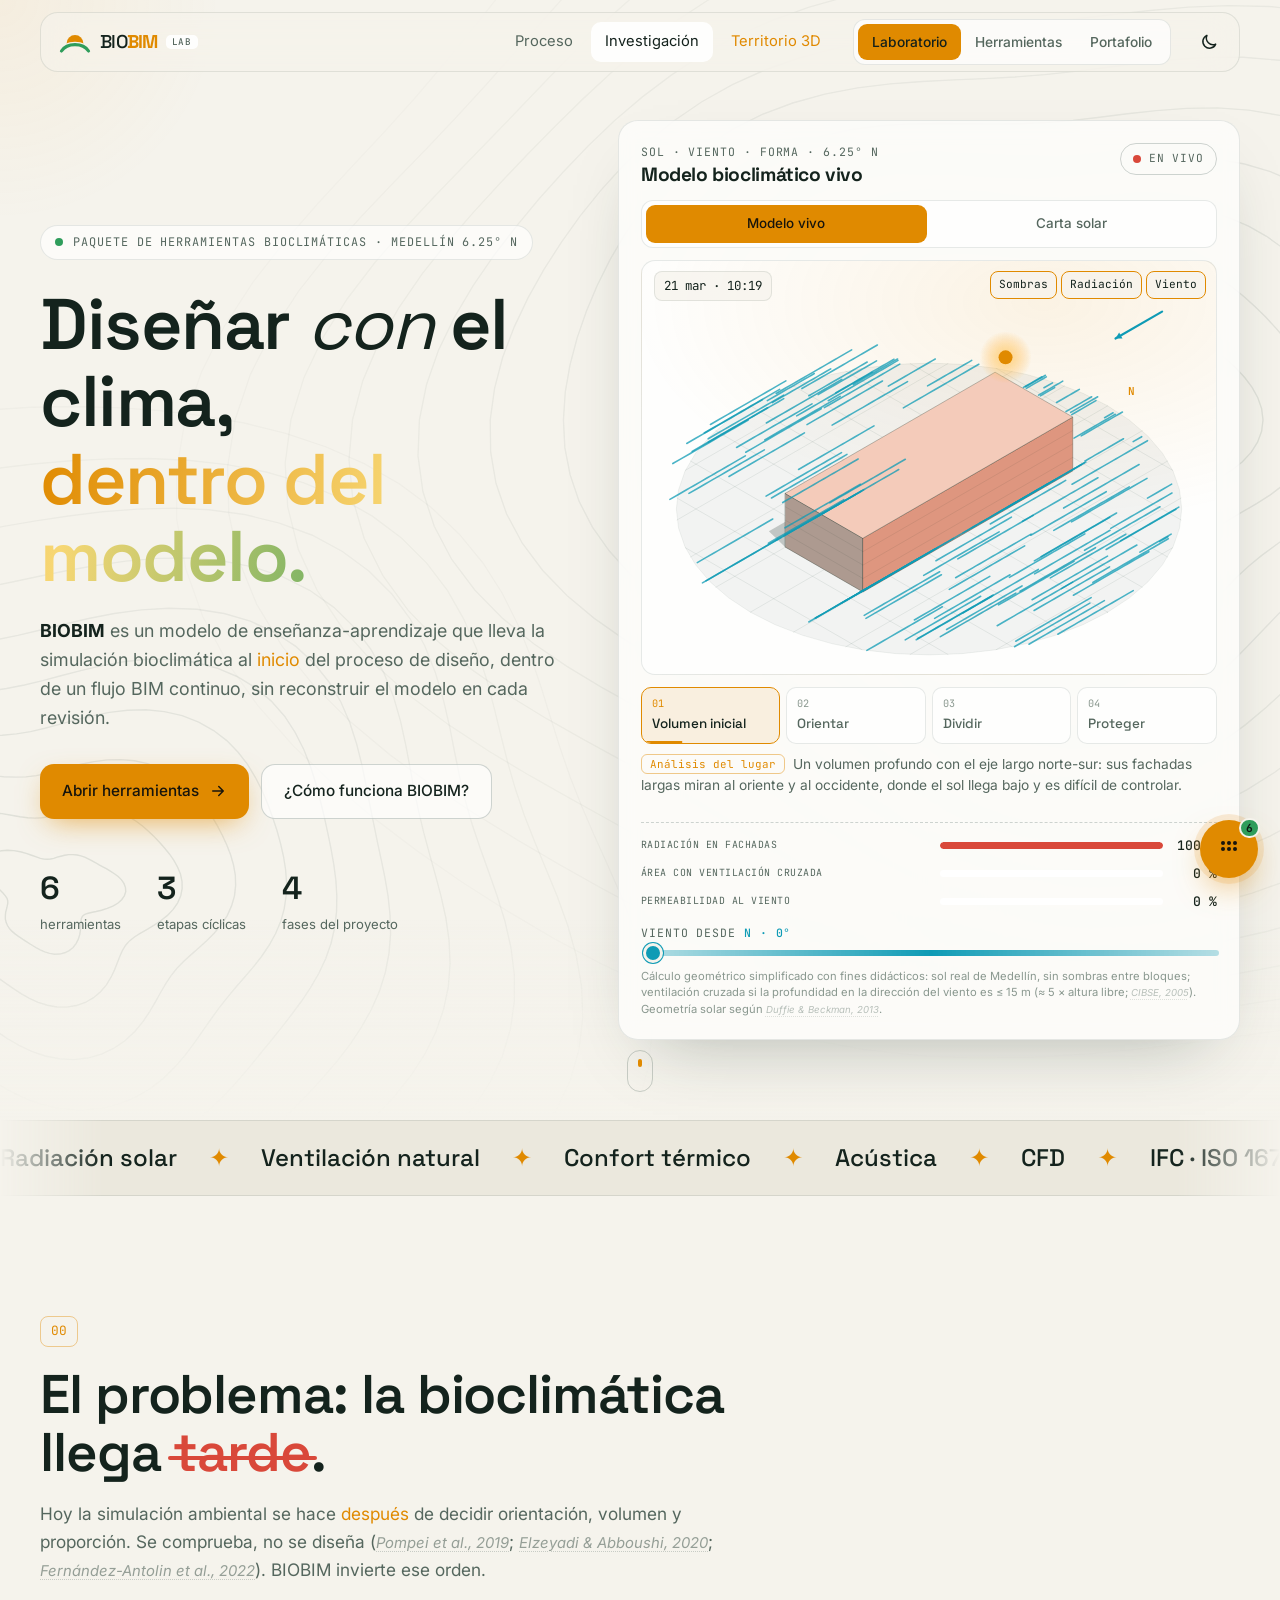
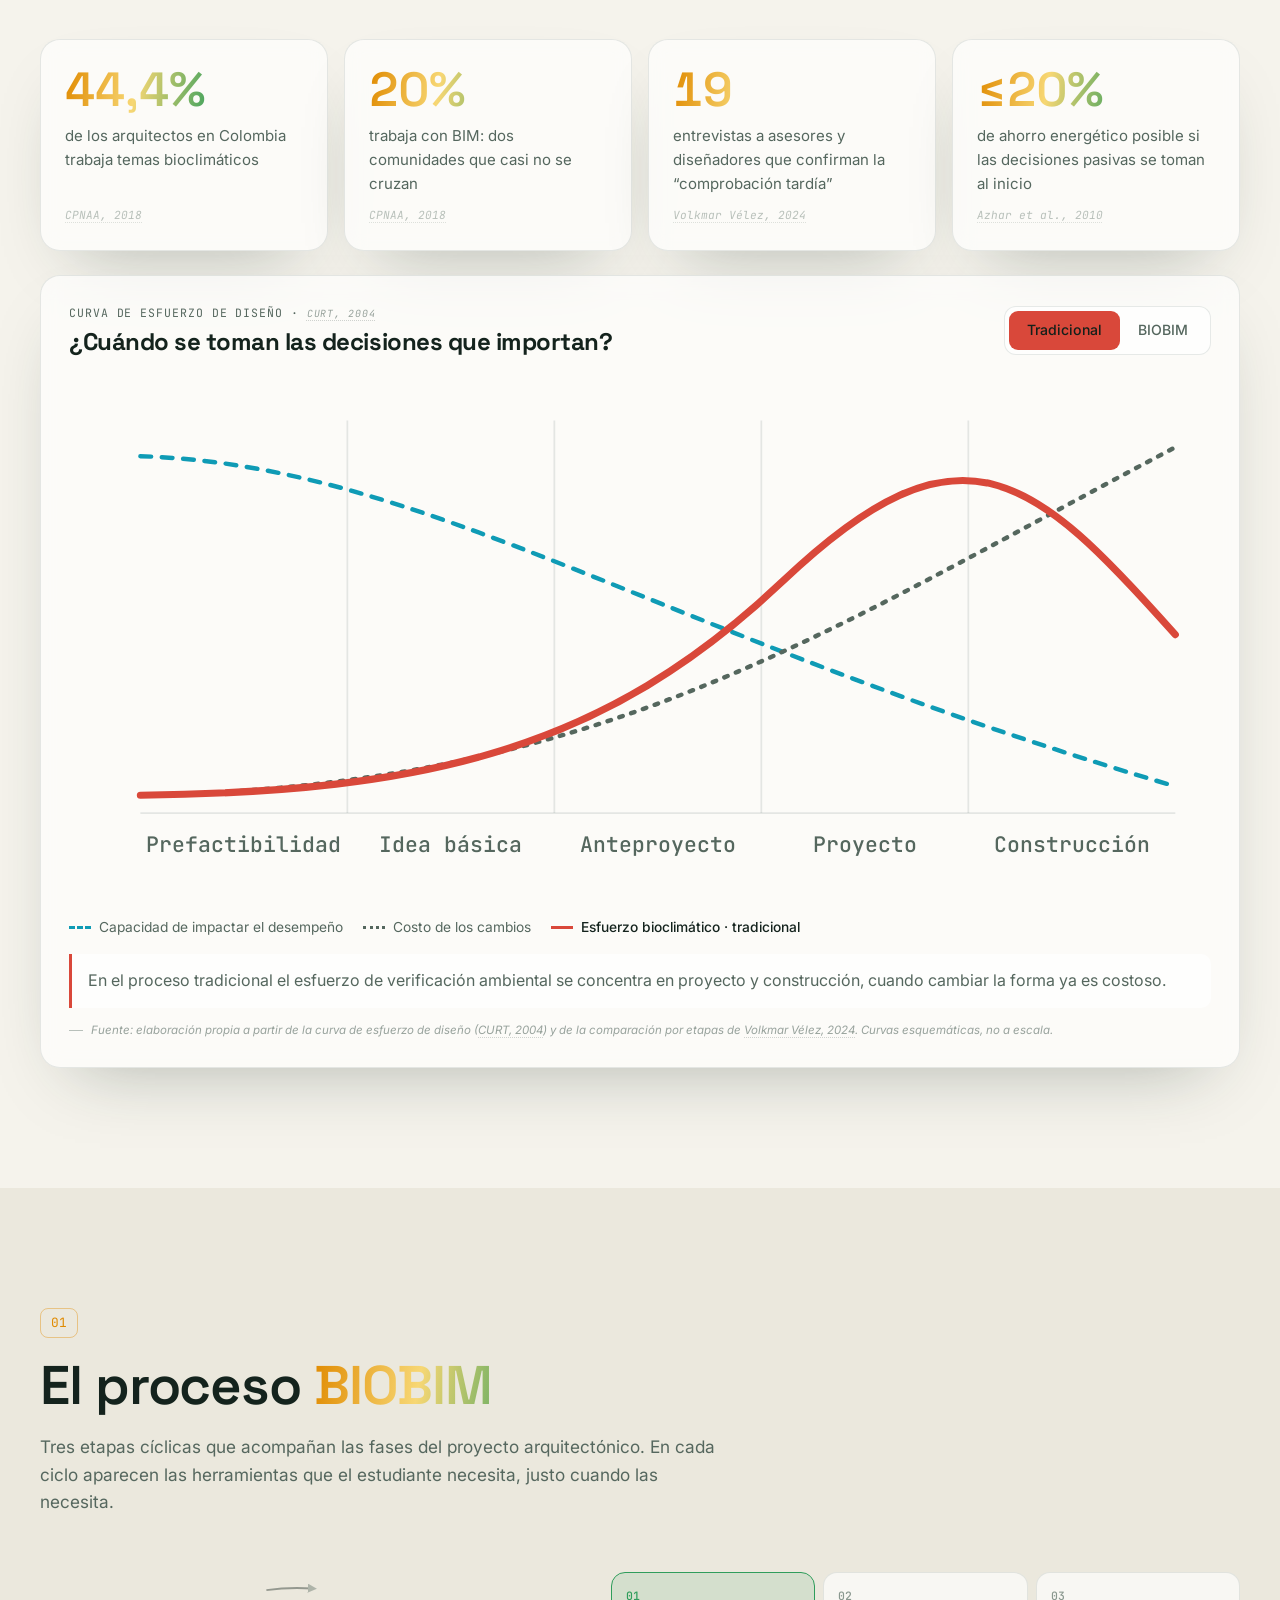
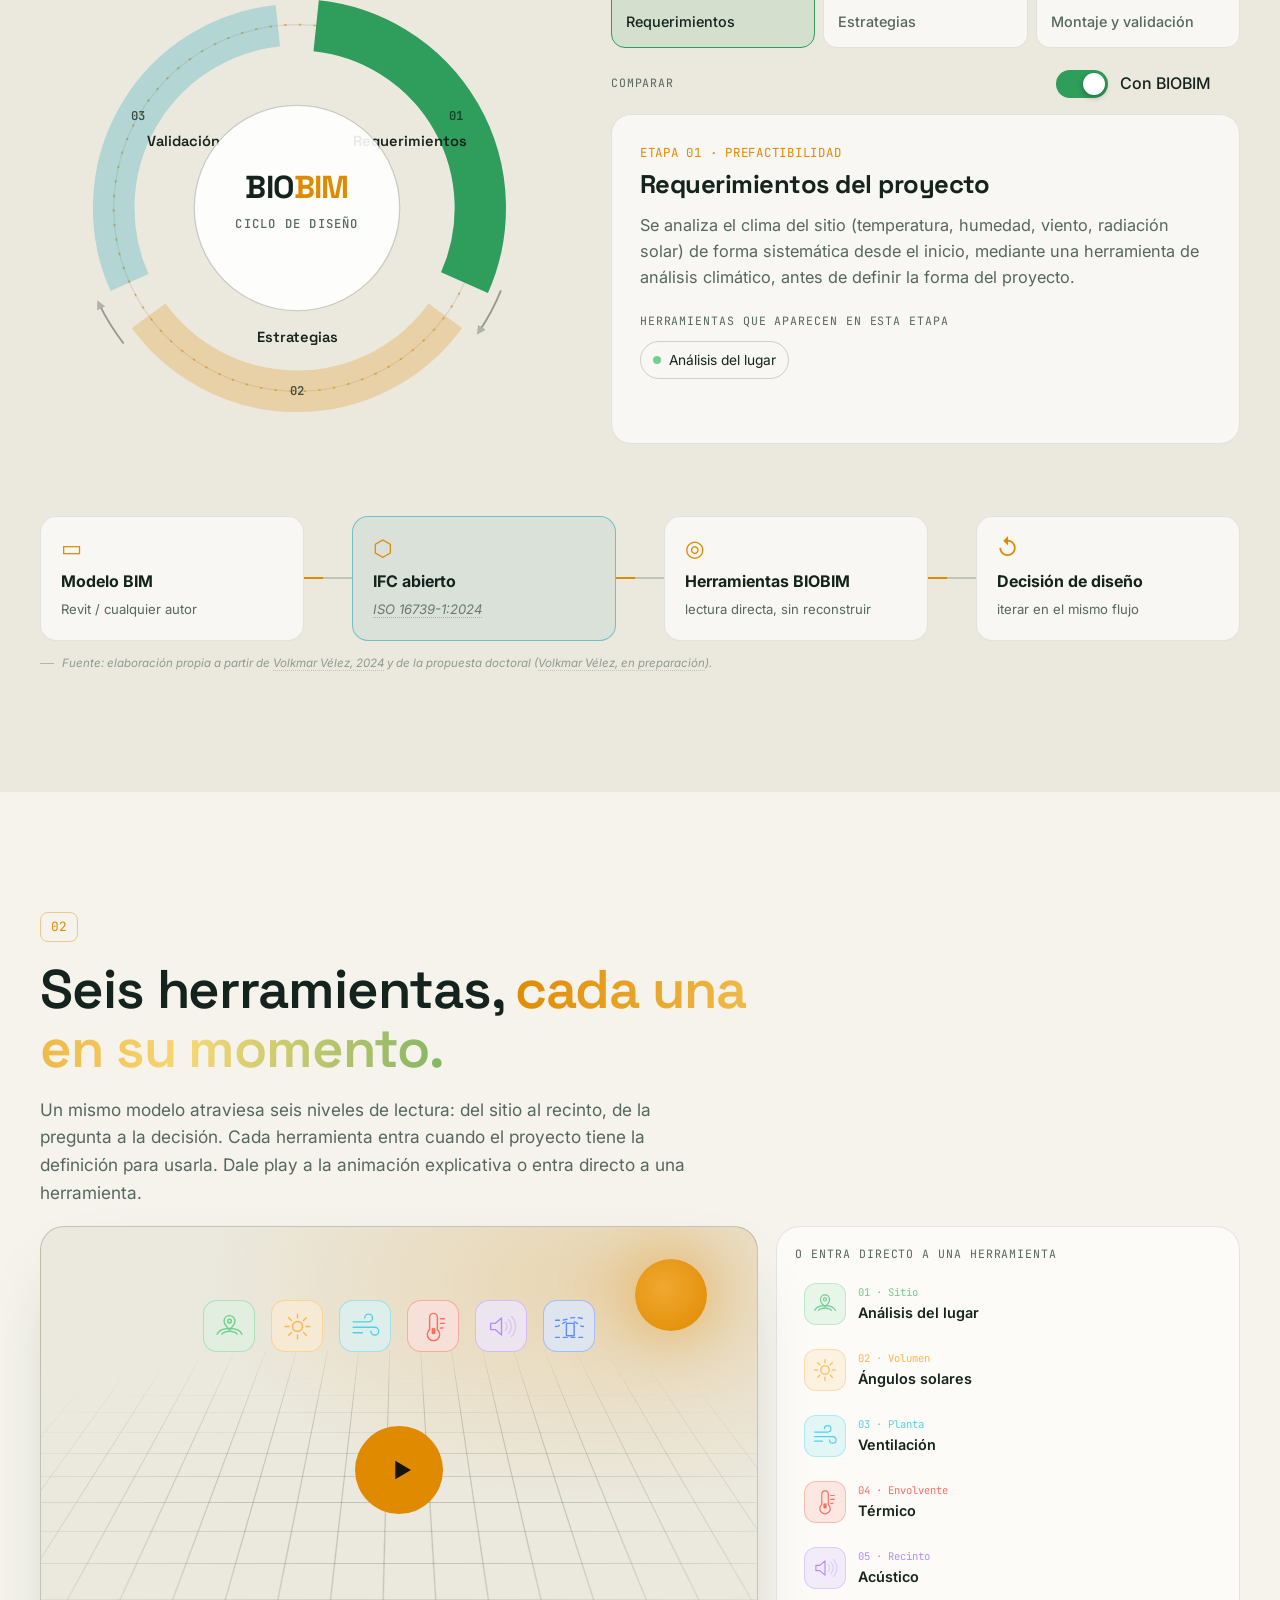
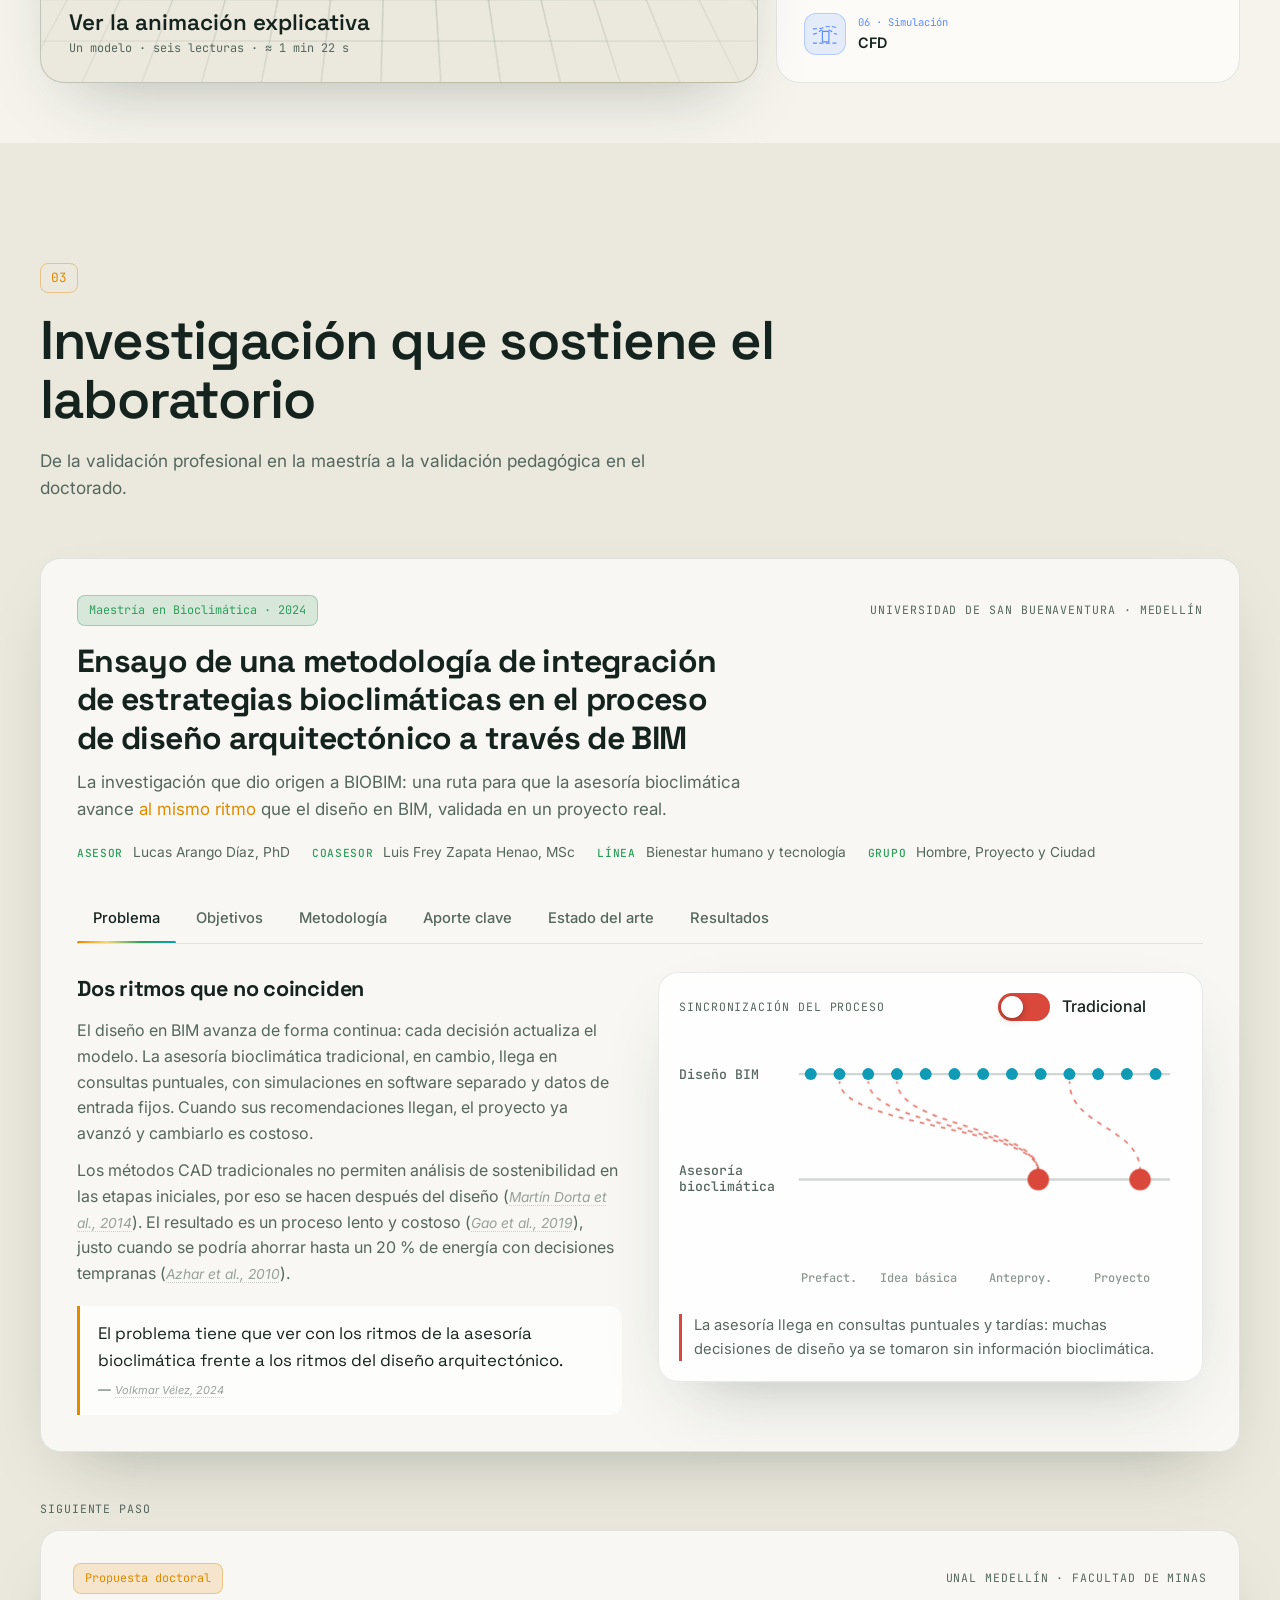
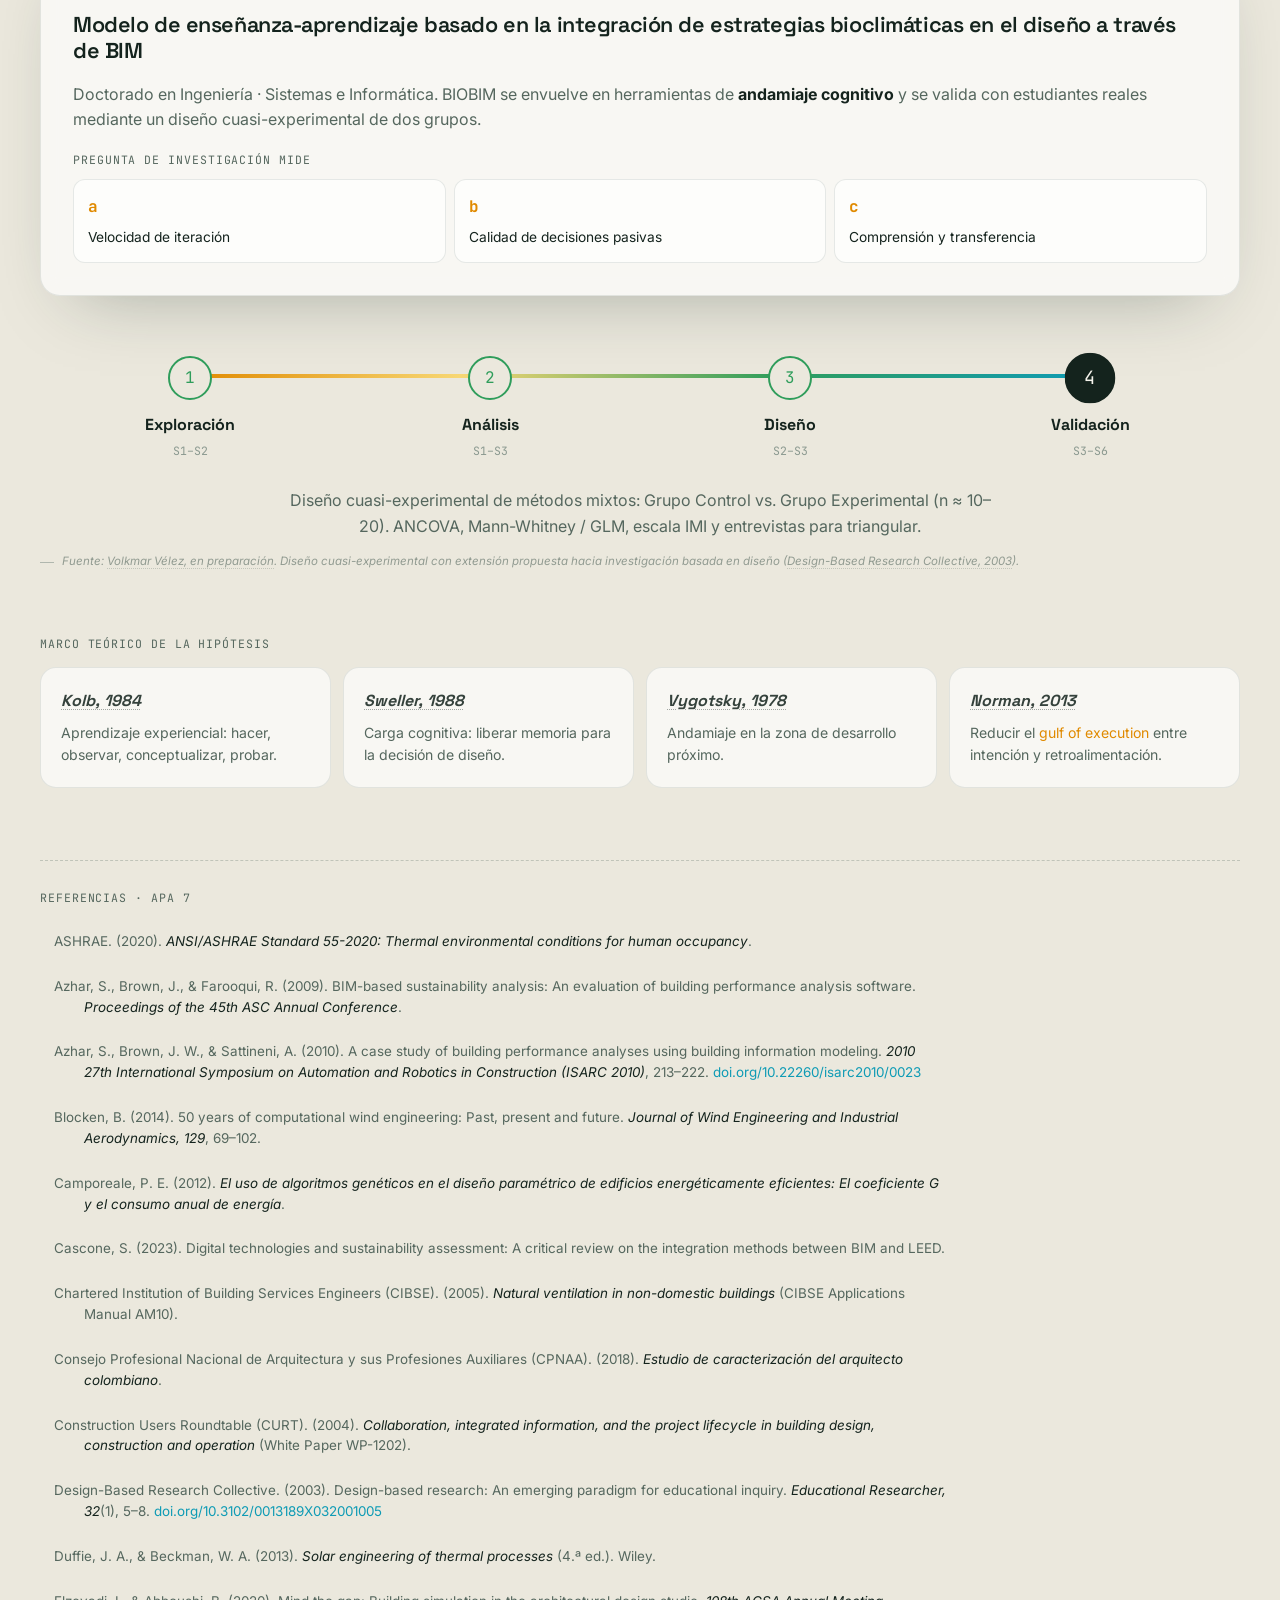
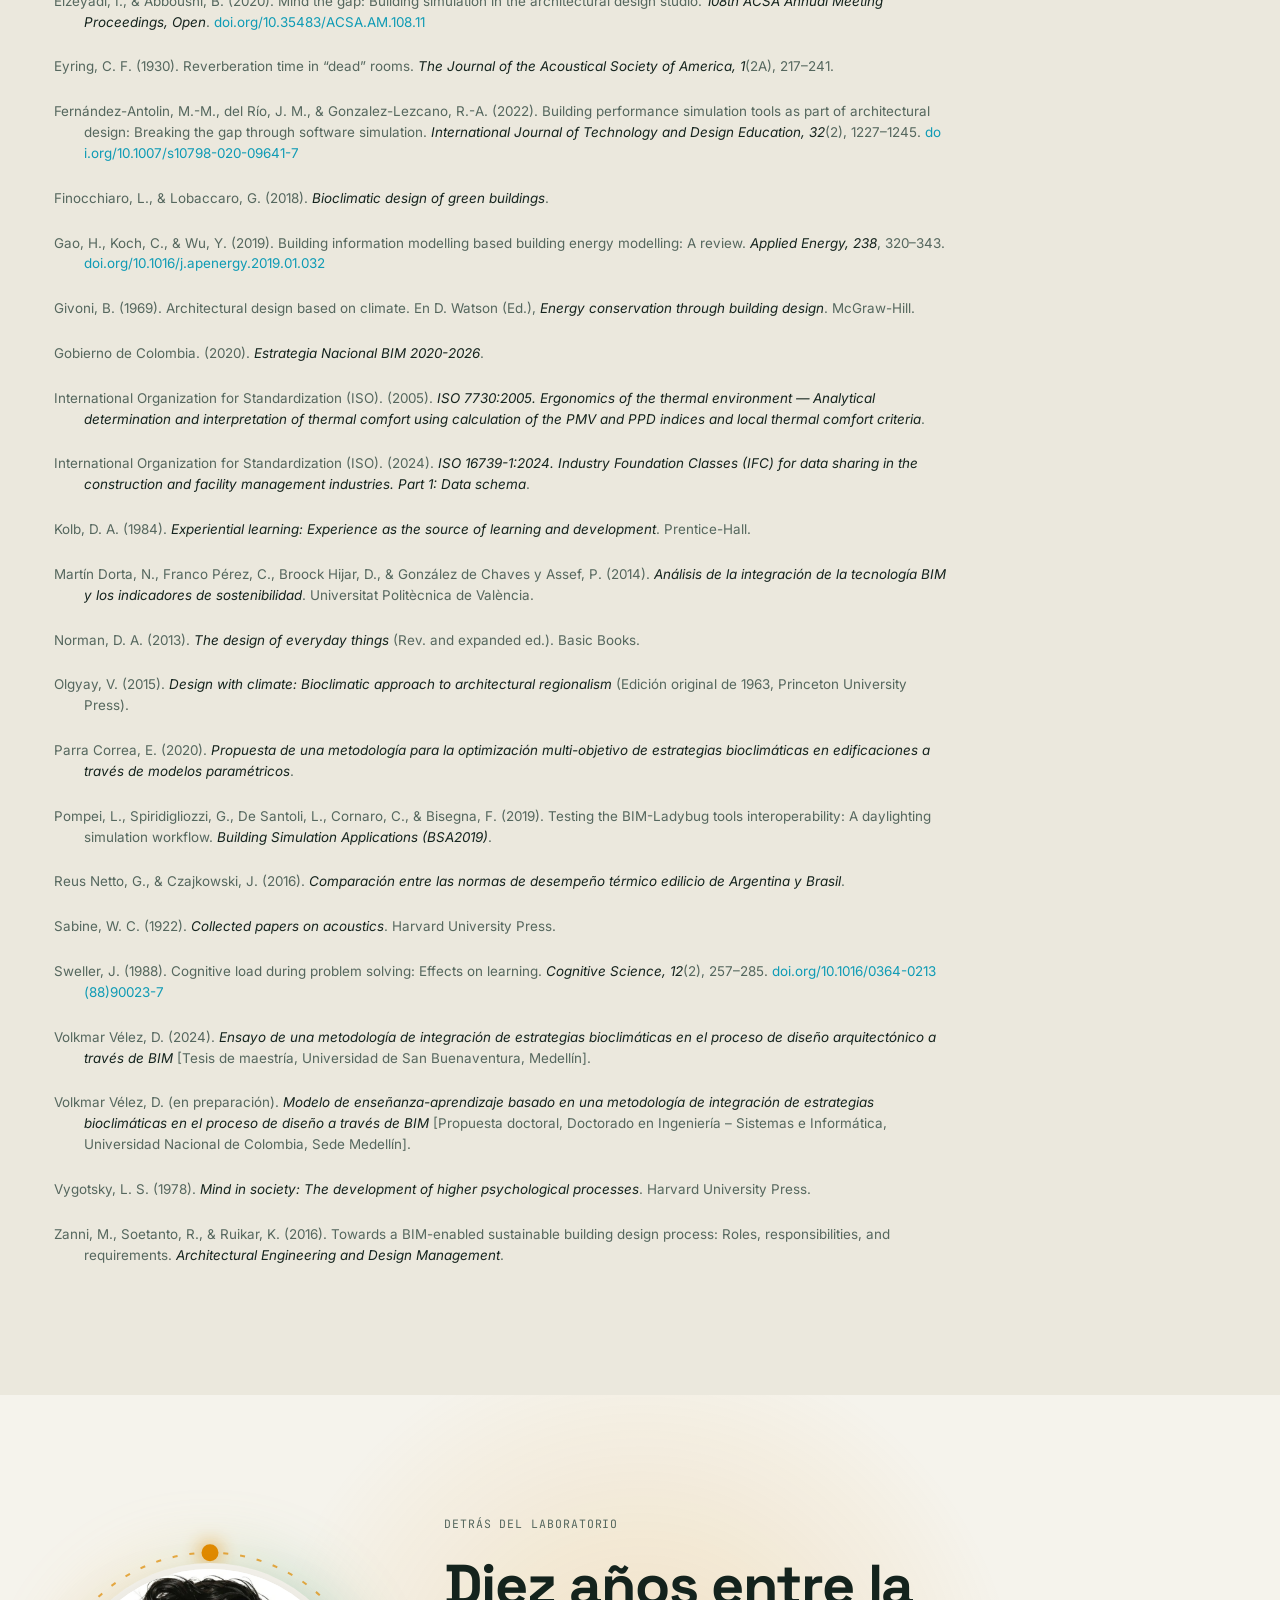
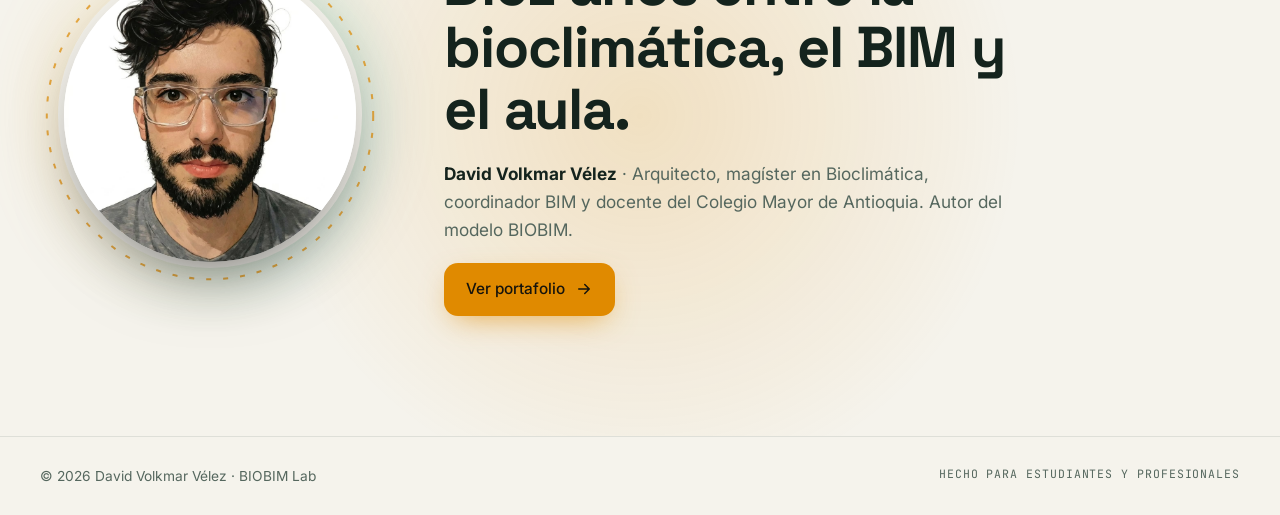
<file: index.html>
<!DOCTYPE html>
<html lang="es">
<head>
  <meta charset="UTF-8" />
  <meta name="viewport" content="width=device-width, initial-scale=1" />
  <title>BIOBIM Lab</title>
  <meta name="description" content="Laboratorio de herramientas bioclimáticas BIOBIM y portafolio de David Volkmar Vélez, arquitecto y magíster en Bioclimática." />
  <link rel="preconnect" href="https://fonts.googleapis.com" />
  <link rel="preconnect" href="https://fonts.gstatic.com" crossorigin />
  <link href="https://fonts.googleapis.com/css2?family=Inter:wght@300;400;500;600&family=Space+Grotesk:wght@400;500;600;700&family=JetBrains+Mono:wght@400;500&display=swap" rel="stylesheet" />
  <link rel="stylesheet" href="assets/css/styles.css" />
  <link rel="icon" type="image/svg+xml" href="assets/brand/favicon.svg" />
</head>
<body class="intro-lock">
  <!-- ================= INTRO DE ENTRADA (≈ 6 s, se puede saltar) · assets/js/intro.js =================
       El símbolo BIOBIM como ecosistema vivo: viento, sol, acústica, ventilación e información
       interactúan con su geometría y convergen para definirlo. clima → información → forma → decisión. -->
  <div class="intro" id="intro" role="dialog" aria-modal="true" aria-label="Presentación de BIOBIM Lab">
    <canvas class="intro-canvas" id="introCanvas" aria-hidden="true"></canvas>
    <div class="intro-type" id="introType">
      <p class="intro-word">BIO<b>BIM</b></p>
      <p class="intro-claim">Diseñar con el clima, dentro del modelo.</p>
    </div>
    <div class="intro-flash" aria-hidden="true"></div>
    <button class="intro-skip" id="introSkip">Saltar intro <span aria-hidden="true">›</span></button>
  </div>

  <div class="progress" aria-hidden="true"><span id="progressBar"></span></div>
  <div class="cursor-glow" aria-hidden="true"></div>

  <!-- ================= NAV ================= -->
  <header class="nav" id="nav">
    <a href="#inicio" class="brand" data-view-link="lab">
      <svg viewBox="0 0 32 32" class="brand-mark" aria-hidden="true">
        <defs>
          <mask id="bbNavHorizon" maskUnits="userSpaceOnUse" x="-4" y="-14" width="40" height="46">
            <rect x="-4" y="-14" width="40" height="46" fill="#fff" />
            <path d="M2.5 25C8 16.5 24 16.5 29.5 25V32H2.5Z" fill="#000" />
            <path d="M2.5 25C8 16.5 24 16.5 29.5 25" fill="none" stroke="#000" stroke-width="6" stroke-linecap="round" />
          </mask>
        </defs>
        <g mask="url(#bbNavHorizon)"><g class="bm-rise"><circle cx="16" cy="17.5" r="8.4" class="bm-sun" /></g></g>
        <path d="M2.5 25C8 16.5 24 16.5 29.5 25" class="bm-horizon" />
      </svg>
      <span class="brand-word">BIO<b>BIM</b><small>Lab</small></span>
    </a>

    <nav class="nav-links" id="navLinks" aria-label="Principal">
      <a href="#proceso" data-view-link="lab">Proceso</a>
      <a href="#investigacion" data-view-link="lab">Investigación</a>
      <a href="territorio.html" class="nav-3d">Territorio 3D</a>
    </nav>

    <div class="view-switch" role="tablist" aria-label="Cambiar vista">
      <button role="tab" class="vs-btn is-active" data-view="lab" aria-selected="true"><span class="l">Laboratorio</span><span class="s">Lab</span></button>
      <button role="tab" class="vs-btn" data-view="tools" aria-selected="false"><span class="l">Herramientas</span><span class="s">Tools</span></button>
      <button role="tab" class="vs-btn" data-view="portfolio" aria-selected="false"><span class="l">Portafolio</span><span class="s">Perfil</span></button>
      <span class="vs-pill" aria-hidden="true"></span>
    </div>

    <button class="icon-btn" id="themeToggle" aria-label="Cambiar tema claro / oscuro">
      <svg viewBox="0 0 24 24" class="i-sun"><circle cx="12" cy="12" r="4.5"/><path d="M12 2v2.5M12 19.5V22M2 12h2.5M19.5 12H22M4.9 4.9l1.8 1.8M17.3 17.3l1.8 1.8M19.1 4.9l-1.8 1.8M6.7 17.3l-1.8 1.8"/></svg>
      <svg viewBox="0 0 24 24" class="i-moon"><path d="M20 14.5A8 8 0 0 1 9.5 4a8 8 0 1 0 10.5 10.5z"/></svg>
    </button>
    <button class="icon-btn burger" id="burger" aria-label="Abrir menú" aria-expanded="false"><span></span><span></span></button>
  </header>

  <!-- =====================================================================
       VISTA 1 · LABORATORIO BIOBIM
       ===================================================================== -->
  <main class="view is-active" id="view-lab" data-view-panel="lab">

    <!-- HERO -->
    <section class="hero" id="inicio">
      <svg class="contours" viewBox="0 0 1200 800" preserveAspectRatio="xMidYMid slice" aria-hidden="true">
        <g id="contourGroup"></g>
      </svg>
      <div class="hero-grid wrap">
        <div class="hero-copy">
          <p class="eyebrow reveal"><span class="dot"></span> Paquete de herramientas bioclimáticas · Medellín 6.25° N</p>
          <h1 class="hero-title reveal">
            Diseñar <em>con</em> el clima,<br />
            <span class="grad">dentro del modelo.</span>
          </h1>
          <p class="hero-lead reveal">
            <strong>BIOBIM</strong> es un modelo de enseñanza-aprendizaje que lleva la simulación bioclimática al
            <em>inicio</em> del proceso de diseño, dentro de un flujo BIM continuo, sin reconstruir el modelo en cada revisión.
          </p>
          <div class="hero-cta reveal">
            <a href="#herramientas" class="btn btn-primary magnetic" data-view-link="tools">
              Abrir herramientas
              <svg viewBox="0 0 24 24"><path d="M5 12h14M13 6l6 6-6 6"/></svg>
            </a>
            <a href="#proceso" class="btn btn-ghost magnetic" data-view-link="lab">¿Cómo funciona BIOBIM?</a>
          </div>
          <ul class="hero-meta reveal">
            <li><b>6</b><span>herramientas</span></li>
            <li><b>3</b><span>etapas cíclicas</span></li>
            <li><b>4</b><span>fases del proyecto</span></li>
          </ul>
        </div>

        <!-- Sun path widget -->
        <div class="sunpath card reveal" id="sunpath">
          <div class="sp-head">
            <div>
              <p class="mono tiny" id="lmKicker">Sol · viento · forma · 6.25° N</p>
              <h3 id="lmHeading">Modelo bioclimático vivo</h3>
            </div>
            <span class="live-pill"><i></i>En vivo</span>
          </div>

          <div class="lm-modes" role="tablist" aria-label="Modo de la experiencia">
            <button class="lm-mode is-on" role="tab" aria-selected="true" data-mode="model">Modelo vivo</button>
            <button class="lm-mode" role="tab" aria-selected="false" data-mode="chart">Carta solar</button>
          </div>

          <!-- Modo 1 · Modelo vivo -->
          <div class="lm-panel" data-panel="model">
            <div class="lm-stage">
              <canvas id="lmCanvas" role="img" aria-label="Volumen que se transforma según el sol y el viento"></canvas>
              <div class="lm-clock mono" id="lmClock">21 mar · 09:00</div>
              <div class="lm-layers" role="group" aria-label="Capas">
                <button class="lm-layer is-on" data-layer="shadow" aria-pressed="true">Sombras</button>
                <button class="lm-layer is-on" data-layer="heat" aria-pressed="true">Radiación</button>
                <button class="lm-layer is-on" data-layer="wind" aria-pressed="true">Viento</button>
              </div>
            </div>

            <ol class="lm-steps" id="lmSteps" aria-label="Decisiones de diseño"></ol>
            <p class="lm-caption" id="lmCaption"></p>

            <div class="lm-metrics">
              <div class="lm-metric" style="--c:var(--heat)">
                <span class="mono tiny">Radiación en fachadas</span>
                <div class="lm-bar"><i id="lmRadBar"></i></div><b id="lmRad">100 %</b>
              </div>
              <div class="lm-metric" style="--c:var(--wind)">
                <span class="mono tiny">Área con ventilación cruzada</span>
                <div class="lm-bar"><i id="lmVentBar"></i></div><b id="lmVent">0 %</b>
              </div>
              <div class="lm-metric" style="--c:var(--leaf)">
                <span class="mono tiny">Permeabilidad al viento</span>
                <div class="lm-bar"><i id="lmPermBar"></i></div><b id="lmPerm">0 %</b>
              </div>
            </div>

            <label class="lm-wind">
              <span class="mono tiny">Viento desde <b id="lmWindLabel">N · 0°</b></span>
              <input type="range" id="lmWind" min="0" max="359" step="1" value="0" />
            </label>
            <p class="lm-note">Cálculo geométrico simplificado con fines didácticos: sol real de Medellín, sin sombras entre bloques; ventilación cruzada si la profundidad en la dirección del viento es ≤ 15 m (≈ 5 × altura libre; <cite data-ref="cibse2005"></cite>). Geometría solar según <cite data-ref="duffie2013"></cite>.</p>
          </div>

          <!-- Modo 2 · Carta solar -->
          <div class="lm-panel" data-panel="chart" hidden>
          <svg viewBox="0 0 320 320" class="sp-svg" id="spSvg" role="img" aria-label="Diagrama de trayectoria solar">
            <defs>
              <radialGradient id="sunGlow"><stop offset="0" stop-color="#ffd27a" stop-opacity=".9"/><stop offset="1" stop-color="#ffb547" stop-opacity="0"/></radialGradient>
            </defs>
            <g id="spGrid"></g>
            <g id="spPaths"></g>
            <polygon id="spShadow" class="sp-shadow" points=""/>
            <rect x="148" y="140" width="24" height="40" rx="2" class="sp-building" id="spBuilding"/>
            <line id="spRay" class="sp-ray" x1="160" y1="160" x2="160" y2="160"/>
            <circle id="spSunGlow" r="22" fill="url(#sunGlow)"/>
            <circle id="spSun" r="7" class="sp-sun"/>
          </svg>
          <div class="sp-controls">
            <div class="sp-months" role="radiogroup" aria-label="Fecha">
              <button class="seg" data-doy="172" role="radio">21 Jun</button>
              <button class="seg is-on" data-doy="80" role="radio">21 Mar</button>
              <button class="seg" data-doy="355" role="radio">21 Dic</button>
            </div>
            <label class="sp-slider">
              <span class="mono tiny">Hora solar</span>
              <input type="range" id="spHour" min="6" max="18" step="0.05" value="9" />
            </label>
          </div>
          <div class="sp-read">
            <div><span class="mono tiny">fecha</span><b id="spD">21 mar</b></div>
            <div><span class="mono tiny">hora</span><b id="spT">09:00</b></div>
            <div><span class="mono tiny">altitud</span><b id="spAlt">—</b></div>
            <div><span class="mono tiny">azimut</span><b id="spAz">—</b></div>
            <div><span class="mono tiny">sombra</span><b id="spSh">—</b></div>
          </div>
          </div>
        </div>
      </div>

      <a href="#manifiesto" class="scroll-cue" aria-label="Bajar"><span></span></a>
    </section>

    <!-- MARQUEE -->
    <div class="marquee" aria-hidden="true">
      <div class="marquee-track">
        <span>Radiación solar</span><i>✦</i><span>Ventilación natural</span><i>✦</i><span>Confort térmico</span><i>✦</i><span>Acústica</span><i>✦</i><span>CFD</span><i>✦</i><span>IFC · ISO 16739</span><i>✦</i><span>Revit</span><i>✦</i><span>Andamiaje cognitivo</span><i>✦</i>
        <span>Radiación solar</span><i>✦</i><span>Ventilación natural</span><i>✦</i><span>Confort térmico</span><i>✦</i><span>Acústica</span><i>✦</i><span>CFD</span><i>✦</i><span>IFC · ISO 16739</span><i>✦</i><span>Revit</span><i>✦</i><span>Andamiaje cognitivo</span><i>✦</i>
      </div>
    </div>

    <!-- MANIFIESTO / PROBLEMA -->
    <section class="section" id="manifiesto">
      <div class="wrap">
        <div class="sec-head reveal">
          <span class="sec-num">00</span>
          <h2>El problema: la bioclimática llega <span class="strike">tarde</span>.</h2>
          <p class="sec-lead">
            Hoy la simulación ambiental se hace <em>después</em> de decidir orientación, volumen y proporción. Se comprueba, no se diseña (<cite data-ref="pompei2019"></cite>; <cite data-ref="elzeyadi2020"></cite>; <cite data-ref="fernandez2022"></cite>).
            BIOBIM invierte ese orden.
          </p>
        </div>

        <div class="stats">
          <article class="stat card reveal tilt">
            <b class="counter" data-to="44.4" data-dec="1" data-suffix="%">0</b>
            <p>de los arquitectos en Colombia trabaja temas bioclimáticos</p>
            <span class="src"><cite data-ref="cpnaa2018"></cite></span>
          </article>
          <article class="stat card reveal tilt">
            <b class="counter" data-to="20" data-suffix="%">0</b>
            <p>trabaja con BIM: dos comunidades que casi no se cruzan</p>
            <span class="src"><cite data-ref="cpnaa2018"></cite></span>
          </article>
          <article class="stat card reveal tilt">
            <b class="counter" data-to="19">0</b>
            <p>entrevistas a asesores y diseñadores que confirman la “comprobación tardía”</p>
            <span class="src"><cite data-ref="volkmar2024"></cite></span>
          </article>
          <article class="stat card reveal tilt">
            <b class="counter" data-prefix="≤" data-to="20" data-suffix="%">0</b>
            <p>de ahorro energético posible si las decisiones pasivas se toman al inicio</p>
            <span class="src"><cite data-ref="azhar2010"></cite></span>
          </article>
        </div>

        <!-- Curva de esfuerzo -->
        <div class="effort card reveal" id="effort">
          <div class="effort-head">
            <div>
              <p class="mono tiny">Curva de esfuerzo de diseño · <cite data-ref="curt2004"></cite></p>
              <h3>¿Cuándo se toman las decisiones que importan?</h3>
            </div>
            <div class="toggle" role="radiogroup" aria-label="Modo de proceso">
              <button class="tg is-on" data-mode="trad" role="radio" aria-checked="true">Tradicional</button>
              <button class="tg" data-mode="bio" role="radio" aria-checked="false">BIOBIM</button>
              <span class="tg-pill"></span>
            </div>
          </div>
          <svg viewBox="0 0 640 300" class="effort-svg" role="img" aria-label="Curva de esfuerzo de diseño">
            <g class="ef-grid">
              <line x1="40" y1="250" x2="620" y2="250"/>
              <line x1="156" y1="30" x2="156" y2="250"/><line x1="272" y1="30" x2="272" y2="250"/>
              <line x1="388" y1="30" x2="388" y2="250"/><line x1="504" y1="30" x2="504" y2="250"/>
            </g>
            <g class="ef-bands" id="efBands">
              <rect x="40" y="30" width="116" height="220" data-i="0"/>
              <rect x="156" y="30" width="116" height="220" data-i="1"/>
              <rect x="272" y="30" width="116" height="220" data-i="2"/>
              <rect x="388" y="30" width="116" height="220" data-i="3"/>
              <rect x="504" y="30" width="116" height="220" data-i="4"/>
            </g>
            <path class="ef-impact" d="M40 50 C 200 55, 330 150, 620 235"/>
            <path class="ef-cost" d="M40 240 C 300 235, 420 150, 620 45"/>
            <path class="ef-effort ef-trad" d="M40 240 C 200 238, 300 215, 400 120 S 540 60, 620 150"/>
            <path class="ef-effort ef-bio" d="M40 225 C 110 200, 170 70, 250 70 S 420 190, 620 232"/>
            <g class="ef-labels">
              <text x="98" y="272">Prefactibilidad</text><text x="214" y="272">Idea básica</text>
              <text x="330" y="272">Anteproyecto</text><text x="446" y="272">Proyecto</text><text x="562" y="272">Construcción</text>
            </g>
          </svg>
          <div class="effort-legend">
            <span><i class="lg lg-impact"></i>Capacidad de impactar el desempeño</span>
            <span><i class="lg lg-cost"></i>Costo de los cambios</span>
            <span><i class="lg lg-effort"></i><b id="efLabel">Esfuerzo bioclimático · tradicional</b></span>
          </div>
          <p class="effort-note" id="efNote">
            En el proceso tradicional el esfuerzo de verificación ambiental se concentra en proyecto y construcción,
            cuando cambiar la forma ya es costoso.
          </p>
          <p class="fig-src">Fuente: elaboración propia a partir de la curva de esfuerzo de diseño (<cite data-ref="curt2004"></cite>) y de la comparación por etapas de <cite data-ref="volkmar2024"></cite>. Curvas esquemáticas, no a escala.</p>
        </div>
      </div>
    </section>

    <!-- PROCESO BIOBIM -->
    <section class="section section-alt" id="proceso">
      <div class="wrap">
        <div class="sec-head reveal">
          <span class="sec-num">01</span>
          <h2>El proceso <span class="grad">BIOBIM</span></h2>
          <p class="sec-lead">
            Tres etapas cíclicas que acompañan las fases del proyecto arquitectónico. En cada ciclo aparecen las herramientas
            que el estudiante necesita, justo cuando las necesita.
          </p>
        </div>

        <div class="process">
          <!-- Ring -->
          <div class="ring-wrap reveal">
            <svg viewBox="0 0 360 360" class="ring" id="ring" role="tablist" aria-label="Etapas BIOBIM">
              <defs>
                <marker id="arrowHead" viewBox="0 0 10 10" refX="5" refY="5" markerWidth="5" markerHeight="5" orient="auto-start-reverse"><path d="M0 0L10 5L0 10z" class="ring-arrow"/></marker>
              </defs>
              <circle cx="180" cy="180" r="150" class="ring-track"/>
              <circle cx="180" cy="180" r="150" class="ring-orbit" id="ringOrbit"/>
              <g id="ringSegs"></g>
              <circle cx="180" cy="180" r="84" class="ring-core"/>
              <text x="180" y="172" class="ring-core-t">BIO<tspan class="b">BIM</tspan></text>
              <text x="180" y="196" class="ring-core-s">ciclo de diseño</text>
            </svg>
          </div>

          <!-- Stage panel -->
          <div class="stage-panel reveal">
            <div class="stage-tabs" role="tablist">
              <button class="st-tab is-on" data-stage="0" role="tab"><span>01</span>Requerimientos</button>
              <button class="st-tab" data-stage="1" role="tab"><span>02</span>Estrategias</button>
              <button class="st-tab" data-stage="2" role="tab"><span>03</span>Montaje y validación</button>
            </div>

            <div class="compare-toggle">
              <span class="mono tiny">Comparar</span>
              <label class="switch">
                <input type="checkbox" id="compareSwitch" checked />
                <span class="sw-track"><span class="sw-knob"></span></span>
                <span class="sw-label" id="swLabel">Con BIOBIM</span>
              </label>
            </div>

            <article class="stage-body" id="stageBody" aria-live="polite">
              <p class="stage-phase mono" id="stPhase">Prefactibilidad</p>
              <h3 id="stTitle">Requerimientos del proyecto</h3>
              <p id="stText"></p>
              <div class="stage-tools">
                <p class="mono tiny">Herramientas que aparecen en esta etapa</p>
                <div class="chips" id="stTools"></div>
              </div>
            </article>
          </div>
        </div>

        <!-- Flujo IFC -->
        <div class="flow reveal">
          <div class="flow-node"><span class="fn-ic">▭</span><b>Modelo BIM</b><small>Revit / cualquier autor</small></div>
          <div class="flow-line"><i></i></div>
          <div class="flow-node accent"><span class="fn-ic">⬡</span><b>IFC abierto</b><small><cite data-ref="iso16739">ISO 16739-1:2024</cite></small></div>
          <div class="flow-line"><i></i></div>
          <div class="flow-node"><span class="fn-ic">◎</span><b>Herramientas BIOBIM</b><small>lectura directa, sin reconstruir</small></div>
          <div class="flow-line"><i></i></div>
          <div class="flow-node"><span class="fn-ic">↺</span><b>Decisión de diseño</b><small>iterar en el mismo flujo</small></div>
        </div>
          <p class="fig-src">Fuente: elaboración propia a partir de <cite data-ref="volkmar2024"></cite> y de la propuesta doctoral (<cite data-ref="volkmarProp"></cite>).</p>
      </div>
    </section>

    <!-- SEIS HERRAMIENTAS · BIOBIM CLIMATE ENGINE
         Un mismo modelo atraviesa seis niveles de lectura (assets/js/climate-engine.js) -->
    <section class="section engine-section" id="paquete">
      <div class="wrap">
        <div class="sec-head reveal">
          <span class="sec-num">02</span>
          <h2>Seis herramientas, <span class="grad">cada una en su momento.</span></h2>
          <p class="sec-lead">
            Un mismo modelo atraviesa seis niveles de lectura: del sitio al recinto, de la pregunta a la decisión.
            Cada herramienta entra cuando el proyecto tiene la definición para usarla. Dale play a la animación explicativa o entra directo a una herramienta.
          </p>
        </div>
      </div>

      <!-- Presentación: la animación se abre en una ventana a pantalla completa (sin scroll largo) -->
      <div class="wrap">
        <div class="eng-teaser reveal">
          <button class="eng-poster" id="engOpen" aria-haspopup="dialog" aria-label="Ver la animación explicativa de las seis herramientas">
            <span class="eng-poster-grid" aria-hidden="true"></span>
            <span class="eng-poster-sun" aria-hidden="true"></span>
            <span class="eng-poster-icons" id="engPosterIcons" aria-hidden="true"></span>
            <span class="eng-poster-play" aria-hidden="true"><svg viewBox="0 0 24 24"><path d="M8 5.5v13l11-6.5z"/></svg></span>
            <span class="eng-poster-txt">
              <b>Ver la animación explicativa</b>
              <span class="mono">Un modelo · seis lecturas · <span id="engDur">≈ 1 min 20 s</span></span>
            </span>
          </button>
          <div class="eng-teaser-side">
            <p class="mono tiny">O entra directo a una herramienta</p>
            <ol class="eng-jump" id="engJump"></ol>
          </div>
        </div>
      </div>

      <div class="eng-modal" id="engModal" role="dialog" aria-modal="true" aria-label="Animación: seis herramientas, un mismo proceso de diseño" hidden>
        <div class="eng-modal-bar">
          <p class="eng-modal-title">Seis herramientas, <span class="grad">cada una en su momento</span></p>
          <span class="mono tiny eng-modal-keys">Espacio: play/pausa · ← → herramientas · Esc: cerrar</span>
          <button class="icon-btn eng-close" id="engClose" aria-label="Cerrar la animación">
            <svg viewBox="0 0 24 24"><path d="M6 6l12 12M18 6L6 18"/></svg>
          </button>
        </div>
        <div class="engine" id="engine" aria-label="Recorrido: seis herramientas, un mismo proceso de diseño">
          <div class="eng-track" id="engTrack">
            <div class="eng-sticky">
              <div class="wrap eng-grid">

                <div class="eng-stage-wrap">
                  <div class="eng-stage">
                    <canvas id="engCanvas" role="img" aria-label="Modelo arquitectónico conceptual que evoluciona con el análisis climático"></canvas>

                    <div class="eng-hud eng-hud-top">
                      <ol class="eng-phases" id="engPhases" aria-label="Fase del proyecto"></ol>
                      <span class="eng-tag mono">Modelo conceptual · ilustrativo</span>
                    </div>
                    <p class="eng-legend mono" id="engLegend"></p>
                    <div class="eng-hud eng-hud-bottom">
                      <div class="eng-scale" aria-hidden="true">
                        <span class="mono">Sitio</span><i><b id="engScale"></b></i><span class="mono">Recinto</span>
                      </div>
                      <div class="eng-demand" aria-label="Exigencia técnica">
                        <span class="mono">Exigencia técnica</span><span class="eng-bars" id="engDemand"></span>
                      </div>
                    </div>

                    <div class="eng-finale" id="engFinale" aria-hidden="true">
                      <p class="eng-fin-brand">BIO<b>BIM</b></p>
                      <p class="eng-fin-claim">Diseñar con el clima, dentro del modelo.</p>
                      <p class="eng-fin-sub">Seis herramientas. Un proceso de diseño continuo.</p>
                      <ol class="eng-summary" id="engSummary"></ol>
                      <p class="eng-loop mono" id="engLoop"></p>
                    </div>
                  </div>

                  <div class="eng-controls">
                    <ol class="eng-nav" id="engNav" aria-label="Herramientas"></ol>
                    <div class="eng-buttons">
                      <span class="eng-count mono" id="engCount">01 / 06</span>
                      <button class="eng-play" id="engPlay" aria-label="Reproducir recorrido">
                        <span class="eng-play-ic" aria-hidden="true">
                          <svg viewBox="0 0 24 24" class="i-play"><path d="M8 5.5v13l11-6.5z" /></svg>
                          <svg viewBox="0 0 24 24" class="i-pause"><path d="M8 5v14M16 5v14" /></svg>
                        </span>
                        <span class="eng-play-t" id="engPlayText">Reproducir recorrido</span>
                      </button>
                      <button class="icon-btn eng-btn" id="engReplay" aria-label="Repetir desde el inicio">
                        <svg viewBox="0 0 24 24"><path d="M4 12a8 8 0 1 0 2.3-5.6M4 4v4h4" /></svg>
                      </button>
                    </div>
                  </div>
                </div>

                <aside class="eng-panel" id="engPanel">
                  <div class="eng-panel-head">
                    <span class="tool-ic" id="engIcon"></span>
                    <div>
                      <p class="mono tiny" id="engKicker"></p>
                      <h3 id="engName"></h3>
                    </div>
                  </div>
                  <p class="eng-q" id="engQ"></p>
                  <dl class="eng-io">
                    <div><dt>¿Qué entra?</dt><dd id="engIn"></dd></div>
                    <div><dt>¿Qué hace?</dt><dd id="engDoes"></dd></div>
                    <div><dt>¿Qué sale?</dt><dd id="engOut"></dd></div>
                    <div><dt>¿Qué aprendo?</dt><dd id="engLearn"></dd></div>
                  </dl>
                  <div class="eng-cycle-wrap">
                    <p class="mono tiny">Análisis → decisión → iteración</p>
                    <ol class="eng-cycle" id="engCycle"></ol>
                    <p class="eng-decision" id="engDecision"></p>
                  </div>
                  <p class="eng-toggle-row" id="engToggleRow" hidden>
                    <span class="mono tiny">Superficies</span>
                    <button class="eng-toggle" data-surf="hard" aria-pressed="true">Duras</button>
                    <button class="eng-toggle" data-surf="soft" aria-pressed="false">Absorbentes</button>
                  </p>
                  <div class="eng-foot">
                    <button class="btn btn-ghost sm" id="engOpenTool">Ver herramienta</button>
                    <a class="eng-route" href="#herramientas" data-view-link="tools">Ruta de implementación →</a>
                  </div>
                  <p class="sr-only" id="engLive" aria-live="polite"></p>
                </aside>

              </div>
            </div>
          </div>
        </div>
      </div>
    </section>

    <!-- INVESTIGACIÓN -->
    <section class="section section-alt" id="investigacion">
      <div class="wrap">
        <div class="sec-head reveal">
          <span class="sec-num">03</span>
          <h2>Investigación que sostiene el laboratorio</h2>
          <p class="sec-lead">De la validación profesional en la maestría a la validación pedagógica en el doctorado.</p>
        </div>

        <!-- ================= MAESTRÍA (a fondo) ================= -->
        <article class="msc card reveal" id="maestria">
          <header class="msc-head">
            <div class="rs-top">
              <span class="badge">Maestría en Bioclimática · 2024</span>
              <span class="mono tiny">Universidad de San Buenaventura · Medellín</span>
            </div>
            <h3>Ensayo de una metodología de integración de estrategias bioclimáticas en el proceso de diseño arquitectónico a través de BIM</h3>
            <p class="msc-lead">
              La investigación que dio origen a BIOBIM: una ruta para que la asesoría bioclimática avance
              <em>al mismo ritmo</em> que el diseño en BIM, validada en un proyecto real.
            </p>
            <div class="msc-meta">
              <span><b>Asesor</b> Lucas Arango Díaz, PhD</span>
              <span><b>Coasesor</b> Luis Frey Zapata Henao, MSc</span>
              <span><b>Línea</b> Bienestar humano y tecnología</span>
              <span><b>Grupo</b> Hombre, Proyecto y Ciudad</span>
            </div>
          </header>

          <div class="msc-tabs" role="tablist" aria-label="Contenido de la maestría">
            <button class="msc-tab is-on" role="tab" data-t="problema">Problema</button>
            <button class="msc-tab" role="tab" data-t="objetivos">Objetivos</button>
            <button class="msc-tab" role="tab" data-t="metodologia">Metodología</button>
            <button class="msc-tab" role="tab" data-t="aporte">Aporte clave</button>
            <button class="msc-tab" role="tab" data-t="estado">Estado del arte</button>
            <button class="msc-tab" role="tab" data-t="resultados">Resultados</button>
            <span class="msc-ink" aria-hidden="true"></span>
          </div>

          <!-- Problema -->
          <div class="msc-panel is-on" data-panel="problema" role="tabpanel">
            <div class="msc-2col">
              <div>
                <h4>Dos ritmos que no coinciden</h4>
                <p>
                  El diseño en BIM avanza de forma continua: cada decisión actualiza el modelo. La asesoría bioclimática
                  tradicional, en cambio, llega en consultas puntuales, con simulaciones en software separado y datos de
                  entrada fijos. Cuando sus recomendaciones llegan, el proyecto ya avanzó y cambiarlo es costoso.
                </p>
                <p>
                  Los métodos CAD tradicionales no permiten análisis de sostenibilidad en las etapas iniciales, por eso se hacen
                  después del diseño (<cite data-ref="martin2014"></cite>). El resultado es un proceso lento y costoso (<cite data-ref="gao2019"></cite>),
                  justo cuando se podría ahorrar hasta un 20 % de energía con decisiones tempranas (<cite data-ref="azhar2010"></cite>).
                </p>
                <blockquote class="msc-quote">
                  El problema tiene que ver con los ritmos de la asesoría bioclimática frente a los ritmos del diseño arquitectónico.
                  <footer><cite data-ref="volkmar2024"></cite></footer>
                </blockquote>
              </div>
              <div class="sync card" id="sync">
                <div class="sync-head">
                  <p class="mono tiny">Sincronización del proceso</p>
                  <label class="switch">
                    <input type="checkbox" id="syncSwitch" />
                    <span class="sw-track"><span class="sw-knob"></span></span>
                    <span class="sw-label" id="syncLabel">Tradicional</span>
                  </label>
                </div>
                <svg viewBox="0 0 420 230" class="sync-svg" role="img" aria-label="Ritmo del diseño frente al ritmo de la asesoría bioclimática">
                  <text x="0" y="40" class="sy-l">Diseño BIM</text>
                  <line x1="100" y1="36" x2="410" y2="36" class="sy-track"/>
                  <g id="syDesign"></g>
                  <text x="0" y="120" class="sy-l">Asesoría</text>
                  <text x="0" y="134" class="sy-l">bioclimática</text>
                  <line x1="100" y1="124" x2="410" y2="124" class="sy-track"/>
                  <g id="syAdvice"></g>
                  <g id="syLinks"></g>
                  <g class="sy-axis">
                    <text x="125" y="210">Prefact.</text><text x="200" y="210">Idea básica</text>
                    <text x="285" y="210">Anteproy.</text><text x="370" y="210">Proyecto</text>
                  </g>
                </svg>
                <p class="sync-note" id="syncNote"></p>
              </div>
            </div>
          </div>

          <!-- Objetivos -->
          <div class="msc-panel" data-panel="objetivos" role="tabpanel" hidden>
            <div class="goal-main">
              <p class="mono tiny">Objetivo general</p>
              <p>Ensayar una metodología de integración de la asesoría bioclimática al proceso de diseño arquitectónico a través de BIM.</p>
            </div>
            <div class="goals">
              <div class="goal tilt" style="--c:var(--leaf)">
                <span class="goal-n">1</span><b>Evaluar</b>
                <p>Una ruta metodológica para integrar estrategias bioclimáticas en el proceso de diseño, considerando las etapas clave del proyecto, para obtener datos que permitan perfeccionarla.</p>
              </div>
              <div class="goal tilt" style="--c:var(--wind)">
                <span class="goal-n">2</span><b>Contrastar</b>
                <p>La viabilidad y efectividad de la metodología BIM aplicándola en un caso real, para identificar sus fortalezas y limitaciones.</p>
              </div>
              <div class="goal tilt" style="--c:var(--flow)">
                <span class="goal-n">3</span><b>Analizar</b>
                <p>El impacto y la contribución de la metodología en los procesos de diseño, para identificar mejoras en eficiencia y sostenibilidad.</p>
              </div>
            </div>
          </div>

          <!-- Metodología -->
          <div class="msc-panel" data-panel="metodologia" role="tabpanel" hidden>
            <p class="msc-intro">Tres etapas, nueve actividades y seis meses. Toca una actividad para ver su producto y su lugar en el cronograma.</p>
            <div class="method">
              <ol class="method-steps" id="methodSteps"></ol>
              <div class="gantt card">
                <div class="gantt-head"><span></span><span>M1</span><span>M2</span><span>M3</span><span>M4</span><span>M5</span><span>M6</span></div>
                <div class="gantt-body" id="gantt"></div>
                <p class="method-out" id="methodOut"></p>
              </div>
            </div>
          <p class="fig-src">Fuente: metodología y cronograma de <cite data-ref="volkmar2024"></cite>.</p>
          </div>

          <!-- Aporte -->
          <div class="msc-panel" data-panel="aporte" role="tabpanel" hidden>
            <div class="msc-2col">
              <div>
                <h4>No simular todo: elegir bien qué simular</h4>
                <p>
                  La segunda etapa demuestra que no hace falta simular el edificio completo para obtener información útil. La clave es
                  que el diseñador <b>seleccione estratégicamente los espacios</b> que representan las condiciones críticas:
                  la fachada más expuesta, el recinto más ocupado o el que no ventila.
                </p>
                <p>
                  Con criterios de selección definidos, la simulación se vuelve rápida, se repite en cada iteración y responde
                  preguntas concretas. Así la asesoría puede ir al ritmo del diseño.
                </p>
                <ul class="crit-sel">
                  <li><i style="--c:var(--sun)"></i>Mayor exposición solar</li>
                  <li><i style="--c:var(--wind)"></i>Ventilación comprometida</li>
                  <li><i style="--c:var(--sound)"></i>Mayor ocupación o uso crítico</li>
                </ul>
              </div>
              <div class="plan card" id="plan">
                <div class="sync-head">
                  <p class="mono tiny">Esquema ilustrativo</p>
                  <div class="toggle" role="radiogroup" aria-label="Modo de simulación">
                    <button class="tg is-on" data-mode="all" role="radio" aria-checked="true">Todo el edificio</button>
                    <button class="tg" data-mode="sel" role="radio" aria-checked="false">Selección</button>
                    <span class="tg-pill"></span>
                  </div>
                </div>
                <svg viewBox="0 0 400 260" class="plan-svg" id="planSvg" role="img" aria-label="Planta esquemática con espacios seleccionados"></svg>
                <div class="plan-read">
                  <div><span class="mono tiny">espacios simulados</span><b id="planCount">—</b></div>
                  <div><span class="mono tiny">carga de simulación</span><div class="plan-bar"><span id="planBar"></span></div></div>
                </div>
              </div>
            </div>
          </div>

          <!-- Estado del arte -->
          <div class="msc-panel" data-panel="estado" role="tabpanel" hidden>
            <p class="msc-intro">
              <b class="big-n">24</b> fuentes revisadas, organizadas en tres ejes que alimentan la ruta metodológica.
            </p>
            <div class="axes">
              <div class="axis tilt" style="--c:var(--sun)">
                <b>Simulaciones</b>
                <p>La parte analítica y de revisión del proceso de diseño: qué se puede delegar al software y qué requiere criterio humano.</p>
                <ul>
                  <li><cite data-ref="parra2020">Parra Correa (2020)</cite>: optimización multiobjetivo con modelos paramétricos.</li>
                  <li><cite data-ref="finocchiaro2018">Finocchiaro y Lobaccaro (2018)</cite>: <i>Bioclimatic Design of Green Buildings</i>.</li>
                  <li><cite data-ref="camporeale2012">Camporeale (2012)</cite>: algoritmos genéticos en diseño energéticamente eficiente.</li>
                </ul>
              </div>
              <div class="axis tilt" style="--c:var(--leaf)">
                <b>Marco normativo</b>
                <p>La alineación con métricas nacionales e internacionales de sostenibilidad.</p>
                <ul>
                  <li><cite data-ref="gobcol2020">Estrategia Nacional BIM 2020-2026 (Gobierno de Colombia, 2020)</cite>.</li>
                  <li><cite data-ref="reus2016">Reus Netto y Czajkowski (2016)</cite>: normas de desempeño térmico en Argentina y Brasil.</li>
                  <li><cite data-ref="cascone2023">Cascone (2023)</cite>: integración entre BIM y LEED.</li>
                </ul>
              </div>
              <div class="axis tilt" style="--c:var(--wind)">
                <b>BIM y sostenibilidad</b>
                <p>Cómo aplicar decisiones ambientales dentro del modelo de información.</p>
                <ul>
                  <li><cite data-ref="martin2014">Martín Dorta et al. (2014)</cite>: BIM e indicadores de sostenibilidad.</li>
                  <li><cite data-ref="zanni2016">Zanni et al. (2016)</cite>: roles y requisitos del diseño sostenible con BIM.</li>
                  <li>Azhar et al. (<cite data-ref="azhar2009">2009</cite>, <cite data-ref="azhar2010">2010</cite>): análisis de desempeño basados en BIM.</li>
                </ul>
              </div>
            </div>
          </div>

          <!-- Resultados -->
          <div class="msc-panel" data-panel="resultados" role="tabpanel" hidden>
            <div class="results">
              <div class="res card tilt"><b class="counter" data-to="19">0</b><span>entrevistas a asesores y diseñadores bioclimáticos confirmaron el patrón de “comprobación tardía”.</span></div>
              <div class="res card tilt"><b>1</b><span>caso de estudio real: la vivienda Coocon, en Guatapé, Antioquia.</span></div>
              <div class="res card tilt"><b>3</b><span>etapas de trabajo definidas: descripción del proyecto, formulación de estrategias, montaje y validación.</span></div>
            </div>
            <div class="msc-2col">
              <div>
                <h4>Qué se validó</h4>
                <ul class="checks">
                  <li>La <b>estructura general de trabajo</b> que hoy organiza el proceso BIOBIM.</li>
                  <li>La viabilidad de <b>ajustar decisiones bioclimáticas sin reconstruir el modelo</b> en cada revisión.</li>
                  <li>Una ruta que ordena las estrategias según su exigencia técnica, desde la orientación hasta las que requieren simulación.</li>
                </ul>
              </div>
              <div>
                <h4>Qué quedó abierto</h4>
                <ul class="checks open">
                  <li>La validación fue técnica y profesional, en un <b>caso único</b>.</li>
                  <li>No involucró estudiantes ni midió resultados de aprendizaje.</li>
                  <li>No contó con grupo de control.</li>
                </ul>
                <p class="fig-src" style="margin:0 0 12px">Fuente: resultados de <cite data-ref="volkmar2024"></cite>, tal como se reportan en la propuesta doctoral (<cite data-ref="volkmarProp"></cite>).</p>
                <p class="bridge">Estas preguntas abiertas son el punto de partida de la propuesta doctoral. ↓</p>
              </div>
            </div>
          </div>
        </article>

        <p class="mono tiny next-label reveal">Siguiente paso</p>
        <div class="research">
          <article class="rs card reveal tilt rs-phd">
            <div class="rs-top">
              <span class="badge badge-sun">Propuesta doctoral</span>
              <span class="mono tiny">UNAL Medellín · Facultad de Minas</span>
            </div>
            <h3>Modelo de enseñanza-aprendizaje basado en la integración de estrategias bioclimáticas en el diseño a través de BIM</h3>
            <p>
              Doctorado en Ingeniería · Sistemas e Informática. BIOBIM se envuelve en herramientas de <b>andamiaje cognitivo</b>
              y se valida con estudiantes reales mediante un diseño cuasi-experimental de dos grupos.
            </p>
            <div class="rq">
              <p class="mono tiny">Pregunta de investigación mide</p>
              <div class="rq-grid">
                <div><b>a</b><span>Velocidad de iteración</span></div>
                <div><b>b</b><span>Calidad de decisiones pasivas</span></div>
                <div><b>c</b><span>Comprensión y transferencia</span></div>
              </div>
            </div>
          </article>
        </div>

        <!-- Fases doctorales -->
        <div class="phases reveal">
          <div class="phase-track"><span class="phase-fill" id="phaseFill"></span></div>
          <div class="phase-list">
            <button class="phase is-done" data-p="0"><span>1</span><b>Exploración</b><small>S1–S2</small></button>
            <button class="phase is-done" data-p="1"><span>2</span><b>Análisis</b><small>S1–S3</small></button>
            <button class="phase is-done" data-p="2"><span>3</span><b>Diseño</b><small>S2–S3</small></button>
            <button class="phase" data-p="3"><span>4</span><b>Validación</b><small>S3–S6</small></button>
          </div>
          <p class="phase-desc" id="phaseDesc"></p>
          <p class="fig-src">Fuente: <cite data-ref="volkmarProp"></cite>. Diseño cuasi-experimental con extensión propuesta hacia investigación basada en diseño (<cite data-ref="dbr2003"></cite>).</p>
        </div>

        <!-- Marco teórico -->
        <div class="theory reveal">
          <p class="mono tiny">Marco teórico de la hipótesis</p>
          <div class="theory-grid">
            <div class="th tilt"><b><cite data-ref="kolb1984"></cite></b><span>Aprendizaje experiencial: hacer, observar, conceptualizar, probar.</span></div>
            <div class="th tilt"><b><cite data-ref="sweller1988"></cite></b><span>Carga cognitiva: liberar memoria para la decisión de diseño.</span></div>
            <div class="th tilt"><b><cite data-ref="vygotsky1978"></cite></b><span>Andamiaje en la zona de desarrollo próximo.</span></div>
            <div class="th tilt"><b><cite data-ref="norman2013"></cite></b><span>Reducir el <em>gulf of execution</em> entre intención y retroalimentación.</span></div>
          </div>
        </div>

        <!-- Referencias (lista única del sitio, generada desde assets/js/references.js) -->
        <div class="refs-block reveal" id="referencias">
          <p class="mono tiny">Referencias · APA 7</p>
          <ol class="ref-list" data-refs-for="all"></ol>
        </div>
      </div>
    </section>



    <!-- CTA hacia portafolio -->
    <section class="section cta-band">
      <div class="wrap author reveal">
        <figure class="author-photo tilt">
          <svg viewBox="0 0 200 200" class="author-orbit" aria-hidden="true">
            <circle cx="100" cy="100" r="96" />
            <circle cx="100" cy="4" r="5" class="author-sun" />
          </svg>
          <img src="assets/2026_dvv.png" alt="Retrato de David Volkmar Vélez" width="1843" height="1838" loading="lazy" decoding="async" />
        </figure>
        <div class="author-copy">
          <p class="mono tiny">Detrás del laboratorio</p>
          <h2>Diez años entre la bioclimática, el BIM y el aula.</h2>
          <p class="author-lead">
            <b>David Volkmar Vélez</b> · Arquitecto, magíster en Bioclimática, coordinador BIM y docente del
            Colegio Mayor de Antioquia. Autor del modelo BIOBIM.
          </p>
          <button class="btn btn-primary magnetic" data-view="portfolio">
            Ver portafolio
            <svg viewBox="0 0 24 24"><path d="M5 12h14M13 6l6 6-6 6"/></svg>
          </button>
        </div>
      </div>
    </section>
  </main>

  <!-- =====================================================================
       VISTA 2 · HERRAMIENTAS
       ===================================================================== -->
  <main class="view" id="view-tools" data-view-panel="tools" hidden>

    <!-- Encabezado + ruta -->
    <section class="tk-hero" id="herramientas">
      <div class="wrap">
        <p class="eyebrow reveal"><span class="dot"></span> Paquete de herramientas BIOBIM</p>
        <h1 class="tk-title reveal">Cada herramienta, <span class="grad">en su momento.</span></h1>
        <p class="hero-lead reveal">
          Una herramienta usada en la fase equivocada llega tarde o sobra. Aquí ves en qué fase del proyecto entra cada una,
          qué criterio bioclimático resuelve y en qué orden se implementan dentro del ciclo BIOBIM.
        </p>

        <div class="route card reveal" id="route">
          <div class="route-head">
            <div>
              <p class="mono tiny">Ruta de implementación</p>
              <h3 id="routeTitle">Seis pasos, de lo general a lo específico</h3>
            </div>
            <button class="btn btn-ghost sm" id="routePlay">
              <svg viewBox="0 0 24 24" class="i-play"><path d="M7 4l13 8-13 8z"/></svg>
              <span>Recorrer la ruta</span>
            </button>
          </div>
          <ol class="route-steps" id="routeSteps"></ol>
          <p class="route-note" id="routeNote">
            Toca un paso para ver cuándo entra la herramienta, o recorre la ruta completa.
          </p>
          <div class="route-rules">
            <p class="mono tiny">¿Por qué este orden?</p>
            <ol>
              <li><b>De lo general a lo específico.</b> Sitio → volumen → planta → envolvente → recinto, al ritmo en que el modelo gana definición.</li>
              <li><b>De menor a mayor exigencia técnica.</b> Primero la orientación, casi obligatoria; al final, las estrategias que requieren simulación (<cite data-ref="volkmarProp"></cite>).</li>
              <li><b>Cada paso usa los resultados del anterior.</b> Ninguna herramienta entra antes de tener los datos que necesita.</li>
            </ol>
          </div>
        </div>
      </div>
    </section>

    <!-- 01 · Fases -->
    <section class="section section-alt" id="fases">
      <div class="wrap">
        <div class="sec-head reveal">
          <span class="sec-num">01</span>
          <h2>Las cuatro fases del proyecto</h2>
          <p class="sec-lead">
            El proceso arquitectónico avanza de la prefactibilidad al proyecto. En cada fase cambia la pregunta, el nivel de
            detalle del modelo y, por lo tanto, la herramienta que tiene sentido usar.
          </p>
        </div>

        <div class="chevrons reveal" role="tablist" aria-label="Fases del proyecto" id="chevrons"></div>

        <div class="phase-card card reveal" id="phaseCard" aria-live="polite">
          <div class="pc-col">
            <p class="mono tiny" id="pcKicker"></p>
            <h3 id="pcTitle"></h3>
            <div class="pc-block"><b>Alcance</b><p id="pcScope"></p></div>
            <div class="pc-block"><b>Resultados</b><p id="pcResult"></p></div>
          </div>
          <div class="pc-col">
            <p class="mono tiny">Criterios bioclimáticos de la fase</p>
            <div class="crit-chips" id="pcCriteria"></div>
            <p class="mono tiny" style="margin-top:22px">Herramientas en esta fase</p>
            <div class="pc-tools" id="pcTools"></div>
          </div>
        </div>
          <p class="fig-src">Fuente: alcance, resultados y criterios por fase según <cite data-ref="volkmar2024"></cite>.</p>
      </div>
    </section>

    <!-- 02 · Mapa -->
    <section class="section" id="mapa">
      <div class="wrap">
        <div class="sec-head reveal">
          <span class="sec-num">02</span>
          <h2>Mapa de implementación</h2>
          <p class="sec-lead">
            Cada fila es una herramienta, ordenada según su entrada al proceso. La barra sólida marca las fases donde
            <b>entra</b>; la rayada, las fases donde <b>puede entrar</b> como apoyo.
          </p>
        </div>

        <div class="map card reveal" id="map">
          <div class="map-scroll">
            <div class="map-grid" id="mapGrid"></div>
          </div>
          <div class="map-legend">
            <span><i class="ml ml-core"></i>Entra: uso principal</span>
            <span><i class="ml ml-opt"></i>Puede entrar: apoyo</span>
            <span><i class="ml ml-start"></i>Punto de entrada</span>
          </div>
        </div>
      </div>
    </section>

    <!-- 03 · Criterios -->
    <section class="section section-alt" id="criterios">
      <div class="wrap">
        <div class="sec-head reveal">
          <span class="sec-num">03</span>
          <h2>Criterios bioclimáticos por fase</h2>
          <p class="sec-lead">
            Los criterios se van sumando a medida que el proyecto gana definición. Pasa el cursor sobre un criterio para ver
            qué herramienta lo trabaja.
          </p>
        </div>
        <div class="crit card reveal">
          <div class="map-scroll">
            <table class="crit-table" id="critTable"></table>
          </div>
        </div>
          <p class="fig-src">Fuente: criterios bioclimáticos por fase según <cite data-ref="volkmar2024"></cite>; asignación de herramientas BIOBIM, elaboración propia.</p>
      </div>
    </section>

    <!-- 04 · Catálogo -->
    <section class="section" id="catalogo">
      <div class="wrap">
        <div class="sec-head reveal">
          <span class="sec-num">04</span>
          <h2>Catálogo</h2>
          <p class="sec-lead">
            Filtra por fase y abre cada herramienta. Toca una tarjeta para ver qué entra, qué sale y qué aprendes.
          </p>
        </div>

        <div class="filters reveal" id="toolFilters" role="radiogroup" aria-label="Filtrar herramientas por fase">
          <button class="filter is-on" data-f="all">Todas</button>
          <button class="filter" data-f="0">Prefactibilidad</button>
          <button class="filter" data-f="1">Idea básica</button>
          <button class="filter" data-f="2">Anteproyecto</button>
          <button class="filter" data-f="3">Proyecto</button>
        </div>

        <div class="tools" id="toolsGrid"></div>
      </div>
    </section>

    <!-- 05 · Ecosistema -->
    <section class="section section-alt" id="ecosistema">
      <div class="wrap">
        <div class="sec-head reveal">
          <span class="sec-num">05</span>
          <h2>Ecosistema de simulación de referencia</h2>
          <p class="sec-lead">
            Programas profesionales revisados en la investigación (<cite data-ref="volkmar2024"></cite>). Las herramientas BIOBIM no los reemplazan: preparan al
            estudiante para entender qué preguntar, cuándo y con qué nivel de detalle antes de llegar a ellos.
          </p>
        </div>
        <div class="eco reveal">
          <span>DesignBuilder</span><span>Grasshopper</span><span>Autodesk Insight</span><span>DIVA</span>
          <span>DIALux</span><span>ClimateStudio</span><span>EnergyPlus</span><span>FormIt</span><span>Autodesk Forma</span>
        </div>
      </div>
    </section>

  </main>

  <!-- =====================================================================
       VISTA 3 · PORTAFOLIO
       ===================================================================== -->
  <main class="view" id="view-portfolio" data-view-panel="portfolio" hidden>
    <section class="pf-hero">
      <div class="wrap pf-hero-grid">
        <div class="pf-id reveal">
          <div class="avatar">
            <svg viewBox="0 0 120 120" aria-hidden="true">
              <circle cx="60" cy="60" r="56" class="av-ring"/>
            </svg>
            <img src="assets/2026_dvv.png" alt="Retrato de David Volkmar Vélez" />
          </div>
          <p class="eyebrow"><span class="dot"></span> Medellín, Colombia · Magíster en Bioclimática</p>
          <h1 class="pf-name">David<br /><span class="grad">Volkmar Vélez</span></h1>
          <p class="pf-roles" id="pfRoles" aria-live="polite">Arquitecto <span class="typed" id="typed"></span><span class="caret"></span></p>
          <p class="hero-lead">
            Arquitecto bioclimático, coordinador BIM y docente. Trabajo en el cruce entre el clima, el modelo de información
            y la forma en que se enseña a diseñar.
          </p>
          <div class="hero-cta">
            <a class="btn btn-primary magnetic" href="assets/docs/Hoja_de_vida_David_Volkmar_Velez_2026.pdf" download="Hoja_de_vida_David_Volkmar_Velez_2026.pdf">
              Hoja de vida (PDF)
              <svg viewBox="0 0 24 24"><path d="M12 4v12M6 11l6 6 6-6M5 20h14"/></svg>
            </a>
            <a class="btn btn-ghost magnetic" href="mailto:davidvolkmar9@gmail.com">Escríbeme</a>
          </div>
        </div>

        <div class="pf-stats reveal">
          <div class="pfs card tilt"><b class="counter" data-to="10" data-suffix="+">0</b><span>años de práctica profesional</span></div>
          <div class="pfs card tilt"><b class="counter" data-to="8" data-suffix="+">0</b><span>años como docente universitario</span></div>
          <div class="pfs card tilt"><b class="counter" data-to="25" data-suffix="+">0</b><span>proyectos de diseño y asesoría</span></div>
          <div class="pfs card tilt"><b class="counter" data-to="12" data-suffix="+">0</b><span>ponencias, talleres y concursos</span></div>
        </div>
      </div>
    </section>

    <!-- Perfil -->
    <section class="section">
      <div class="wrap">
        <div class="sec-head reveal">
          <span class="sec-num">A</span>
          <h2>Cuatro áreas, un mismo propósito</h2>
        </div>
        <div class="pillars">
          <article class="pillar card reveal tilt" style="--c:#ffb547">
            <span class="pl-ic">☀</span><h3>Bioclimática</h3>
            <p>Asesoría y diseño bioclimático en colegios, hoteles, vivienda y equipamientos públicos. Profesional Avanzado CASA (CCCS).</p>
          </article>
          <article class="pillar card reveal tilt" style="--c:#4fd1e8">
            <span class="pl-ic">⬡</span><h3>BIM</h3>
            <p>Coordinación BIM en Revit en proyectos residenciales, urbanos y de infraestructura, de la idea al detalle.</p>
          </article>
          <article class="pillar card reveal tilt" style="--c:#6fcf8e">
            <span class="pl-ic">✎</span><h3>Docencia</h3>
            <p>Docente en el Colegio Mayor de Antioquia y la USB: modelación paramétrica, representación digital y diseño.</p>
          </article>
          <article class="pillar card reveal tilt" style="--c:#b58cff">
            <span class="pl-ic">⟁</span><h3>Diseño computacional</h3>
            <p>Diseño generativo, fabricación digital, desarrollo de software y videojuegos aplicados a la arquitectura.</p>
          </article>
        </div>
      </div>
    </section>

    <!-- ENTRADA AL TERRITORIO · mundo 3D libre en una página propia (territorio.html) -->
    <section class="section terr" id="recorrido" aria-label="El territorio de la trayectoria · recorrido 3D">
      <div class="wrap">
        <a class="terr-card reveal" href="territorio.html">
          <div class="terr-copy">
            <span class="sec-num">B</span>
            <p class="tiny">Experiencia inmersiva · 3D</p>
            <h2>El territorio de <span class="grad">la trayectoria</span></h2>
            <p class="sec-lead">
              Un mundo 3D para recorrer libremente: orbitar, acercarse y caminar entre trece estaciones, de 2012 a hoy.
              Cada estación es un ejercicio interactivo con la técnica de representación de esa etapa, con sonido,
              y el sol avanza con los años.
            </p>
            <span class="btn btn-primary terr-go">Entrar al territorio
              <svg viewBox="0 0 24 24" aria-hidden="true"><path d="M5 12h14M13 6l6 6-6 6"/></svg></span>
          </div>
          <div class="terr-visual" aria-hidden="true">
            <svg viewBox="0 0 320 200" class="terr-svg">
              <defs><linearGradient id="terrPath" x1="0" x2="1"><stop offset="0" stop-color="var(--leaf)"/><stop offset=".5" stop-color="var(--sun)"/><stop offset="1" stop-color="var(--flow)"/></linearGradient></defs>
              <g class="terr-grid"><path d="M-40 200 L60 40"/><path d="M10 200 L90 40"/><path d="M60 200 L120 40"/><path d="M110 200 L150 40"/><path d="M160 200 L180 40"/><path d="M210 200 L210 40"/><path d="M260 200 L240 40"/><path d="M310 200 L270 40"/><path d="M360 200 L300 40"/><path d="M0 60 H320"/><path d="M0 95 H320"/><path d="M0 130 H320"/><path d="M0 165 H320"/><path d="M0 200 H320"/></g>
              <path class="terr-sunarc" d="M40 150 Q160 -10 280 150"/>
              <circle class="terr-sun" r="9"><animateMotion dur="9s" repeatCount="indefinite" path="M40 150 Q160 -10 280 150"/></circle>
              <path class="terr-path" d="M22.0 128.0 L45.0 147.5 L68.0 153.8 L91.0 142.5 L114.0 121.4 L137.0 104.7 L160.0 103.9 L183.0 119.5 L206.0 140.8 L229.0 153.5 L252.0 148.8 L275.0 129.9 L298.0 109.8"/>
              <g class="terr-st" style="--c:var(--leaf);--d:0.00s"><ellipse cx="22.0" cy="130.0" rx="9" ry="3.6"/><rect x="18.5" y="119.0" width="7" height="10" rx="1"/></g><g class="terr-st" style="--c:var(--sun);--d:0.18s"><ellipse cx="45.0" cy="149.5" rx="9" ry="3.6"/><rect x="41.5" y="138.5" width="7" height="10" rx="1"/></g><g class="terr-st" style="--c:var(--sun);--d:0.36s"><ellipse cx="68.0" cy="155.8" rx="9" ry="3.6"/><rect x="64.5" y="144.8" width="7" height="10" rx="1"/></g><g class="terr-st" style="--c:var(--sound);--d:0.54s"><ellipse cx="91.0" cy="144.5" rx="9" ry="3.6"/><rect x="87.5" y="133.5" width="7" height="10" rx="1"/></g><g class="terr-st" style="--c:var(--wind);--d:0.72s"><ellipse cx="114.0" cy="123.4" rx="9" ry="3.6"/><rect x="110.5" y="112.4" width="7" height="10" rx="1"/></g><g class="terr-st" style="--c:var(--flow);--d:0.90s"><ellipse cx="137.0" cy="106.7" rx="9" ry="3.6"/><rect x="133.5" y="95.7" width="7" height="10" rx="1"/></g><g class="terr-st" style="--c:var(--leaf);--d:1.08s"><ellipse cx="160.0" cy="105.9" rx="9" ry="3.6"/><rect x="156.5" y="94.9" width="7" height="10" rx="1"/></g><g class="terr-st" style="--c:var(--leaf);--d:1.26s"><ellipse cx="183.0" cy="121.5" rx="9" ry="3.6"/><rect x="179.5" y="110.5" width="7" height="10" rx="1"/></g><g class="terr-st" style="--c:var(--wind);--d:1.44s"><ellipse cx="206.0" cy="142.8" rx="9" ry="3.6"/><rect x="202.5" y="131.8" width="7" height="10" rx="1"/></g><g class="terr-st" style="--c:var(--sound);--d:1.62s"><ellipse cx="229.0" cy="155.5" rx="9" ry="3.6"/><rect x="225.5" y="144.5" width="7" height="10" rx="1"/></g><g class="terr-st" style="--c:var(--sun);--d:1.80s"><ellipse cx="252.0" cy="150.8" rx="9" ry="3.6"/><rect x="248.5" y="139.8" width="7" height="10" rx="1"/></g><g class="terr-st" style="--c:var(--leaf);--d:1.98s"><ellipse cx="275.0" cy="131.9" rx="9" ry="3.6"/><rect x="271.5" y="120.9" width="7" height="10" rx="1"/></g><g class="terr-st" style="--c:var(--flow);--d:2.16s"><ellipse cx="298.0" cy="111.8" rx="9" ry="3.6"/><rect x="294.5" y="100.8" width="7" height="10" rx="1"/></g>
            </svg>
            <ul class="terr-kinds"><li style="--c:var(--leaf)">Croquis</li><li style="--c:var(--sun)">Modelo volumétrico</li><li style="--c:var(--sun)">Diagrama solar</li><li style="--c:var(--sound)">Superficie paramétrica</li><li style="--c:var(--wind)">Maqueta urbana</li><li style="--c:var(--flow)">Mundo low-poly</li><li style="--c:var(--leaf)">Nube de puntos</li><li style="--c:var(--leaf)">Ciclo de vida</li><li style="--c:var(--wind)">Axonometría BIM</li><li style="--c:var(--sound)">Red de conexiones</li><li style="--c:var(--sun)">Emblema BIOBIM</li><li style="--c:var(--leaf)">Sistema modular</li><li style="--c:var(--flow)">Grafo de conocimiento</li></ul>
          </div>
        </a>
      </div>
    </section>

    <!-- Trayectoria (versión en lista, accesible) -->
    <section class="section section-alt" id="trayectoria-lista">
      <div class="wrap">
        <div class="sec-head reveal">
          <span class="sec-num">C</span>
          <h2>Trayectoria en lista</h2>
        </div>
        <div class="filters reveal" id="tlFilters" role="radiogroup" aria-label="Filtrar trayectoria">
          <button class="filter is-on" data-f="all">Todo</button>
          <button class="filter" data-f="pro">Profesional</button>
          <button class="filter" data-f="doc">Docencia</button>
          <button class="filter" data-f="edu">Formación</button>
        </div>
        <ol class="timeline" id="timeline"></ol>
      </div>
    </section>

    <!-- Proyectos -->
    <section class="section">
      <div class="wrap">
        <div class="sec-head reveal">
          <span class="sec-num">D</span>
          <h2>Proyectos</h2>
          <p class="sec-lead">Selección de proyectos de diseño, coordinación BIM y asesoría bioclimática.</p>
        </div>
        <div class="filters reveal" id="pjFilters" role="radiogroup" aria-label="Filtrar proyectos">
          <button class="filter is-on" data-f="all">Todos <em id="pjCount"></em></button>
          <button class="filter" data-f="bio">Asesoría bioclimática</button>
          <button class="filter" data-f="bim">Diseño + BIM</button>
          <button class="filter" data-f="urb">Urbano y paisaje</button>
          <button class="filter" data-f="edu">Educativos</button>
        </div>
        <div class="projects" id="projects"></div>
      </div>
    </section>

    <!-- Ponencias -->
    <section class="section section-alt">
      <div class="wrap two-col">
        <div>
          <div class="sec-head reveal">
            <span class="sec-num">E</span>
            <h2>Ponencias y eventos</h2>
          </div>
          <ul class="talks" id="talks"></ul>
        </div>
        <div>
          <div class="sec-head reveal">
            <span class="sec-num">F</span>
            <h2>Reconocimientos</h2>
          </div>
          <ul class="awards reveal">
            <li class="card tilt"><span class="aw-y">2017</span><div><b>Mención de honor · DARP</b><p>Centro deportivo y cultural, Parque Fontanar del Río, Bogotá.</p></div></li>
            <li class="card tilt"><span class="aw-y">2016</span><div><b>Concurso Corona Pro Hábitat</b><p>Centro cultural Karmatarua, Jardín, Antioquia: espacios comunitarios.</p></div></li>
            <li class="card tilt"><span class="aw-y">2015–17</span><div><b>Matrícula de Honor</b><p>Mejor promedio, primer puesto. Universidad de San Buenaventura.</p></div></li>
          </ul>

          <div class="sec-head reveal" style="margin-top:3rem">
            <span class="sec-num">G</span>
            <h2>Herramientas de trabajo</h2>
          </div>
          <div class="skills reveal">
            <span>Revit</span><span>Grasshopper</span><span>Rhinoceros</span><span>AutoCAD</span>
            <span>SketchUp</span><span>IFC</span><span>Excel</span><span>Photoshop</span><span>Illustrator</span>
          </div>
        </div>
      </div>
    </section>

    <!-- Contacto -->
    <section class="section cta-band" id="contacto">
      <div class="wrap cta-inner reveal">
        <p class="mono tiny">Contacto</p>
        <h2>¿Hablamos de clima, modelo y aula?</h2>
        <div class="contact-row">
          <button class="copy-mail magnetic" data-mail="davidvolkmar9@gmail.com">
            <span>davidvolkmar9@gmail.com</span><em>Copiar</em>
          </button>
          <button class="copy-mail magnetic" data-mail="david.velez@colmayor.edu.co">
            <span>david.velez@colmayor.edu.co</span><em>Copiar</em>
          </button>
        </div>
        <button class="btn btn-ghost" data-view="lab">← Volver al laboratorio</button>
      </div>
    </section>
  </main>

  <footer class="footer">
    <div class="wrap foot">
      <span>© <span id="year"></span> David Volkmar Vélez · BIOBIM Lab</span>
      <span class="mono tiny">Hecho para estudiantes y profesionales</span>
    </div>
  </footer>

  <!-- Modal herramienta -->
  <dialog class="modal" id="toolModal" aria-labelledby="mdTitle">
    <div class="md-inner">
      <button class="icon-btn md-close" id="mdClose" aria-label="Cerrar">
        <svg viewBox="0 0 24 24"><path d="M6 6l12 12M18 6L6 18"/></svg>
      </button>
      <div class="md-head">
        <div class="md-icon" id="mdIcon"></div>
        <div>
          <p class="mono tiny" id="mdStage"></p>
          <h3 id="mdTitle"></h3>
        </div>
      </div>
      <p id="mdDesc"></p>
      <p class="md-why"><span class="mono tiny">¿Por qué en este momento?</span><br /><span id="mdWhy"></span></p>
      <div class="md-io">
        <div><p class="mono tiny">Entradas</p><ul id="mdIn"></ul></div>
        <div class="md-arrow" aria-hidden="true">→</div>
        <div><p class="mono tiny">Salidas</p><ul id="mdOut"></ul></div>
      </div>
      <div class="md-refs" id="mdRefs"></div>
      <p class="md-learn"><span class="mono tiny">Aprendes a</span><br /><b id="mdLearn"></b></p>
      <div class="md-actions" id="mdActions"></div>
    </div>
  </dialog>

  <div class="toast" id="toast" role="status" aria-live="polite"></div>

  <script src="assets/js/references.js"></script>
  <script src="assets/js/tools-config.js"></script>
  <script src="assets/js/main.js"></script>
  <script src="assets/js/climate-engine.js"></script>
  <script src="assets/js/intro.js"></script>
</body>
</html>
</file>
<file: assets/css/styles.css>
/* =====================================================================
   BIOBIM Lab · David Volkmar Vélez
   ===================================================================== */

/* ---------- Tokens ---------- */
:root {
  --bg: #0b1512;
  --bg-2: #0f1d19;
  --surface: rgba(255, 255, 255, 0.035);
  --surface-2: rgba(255, 255, 255, 0.06);
  --line: rgba(220, 240, 230, 0.1);
  --line-2: rgba(220, 240, 230, 0.18);
  --text: #e8f1ec;
  --muted: #93a79d;
  --faint: #5f7369;

  --sun: #ffb547;
  --sun-2: #ffd27a;
  --leaf: #6fcf8e;
  --wind: #4fd1e8;
  --heat: #ff6b5b;
  --sound: #b58cff;
  --flow: #5b8cff;

  --grad: linear-gradient(100deg, var(--sun) 0%, #f7d774 30%, var(--leaf) 65%, var(--wind) 100%);
  --shadow: 0 30px 80px -30px rgba(0, 0, 0, 0.6);
  --radius: 20px;
  --radius-sm: 12px;

  --f-display: "Space Grotesk", system-ui, sans-serif;
  --f-body: "Inter", system-ui, sans-serif;
  --f-mono: "JetBrains Mono", ui-monospace, monospace;

  --ease: cubic-bezier(0.22, 1, 0.36, 1);
  --nav-h: 72px;
  color-scheme: dark;
}

@media (prefers-color-scheme: light) {
  :root:not([data-theme="dark"]) {
    --bg: #f5f3ec;
    --bg-2: #ebe8dd;
    --surface: rgba(255, 255, 255, 0.65);
    --surface-2: rgba(255, 255, 255, 0.9);
    --line: rgba(20, 50, 40, 0.1);
    --line-2: rgba(20, 50, 40, 0.2);
    --text: #14231d;
    --muted: #55675e;
    --faint: #8a988f;
    --sun: #e08a00;
    --sun-2: #f0a830;
    --leaf: #2f9d5b;
    --wind: #0f9bb5;
    --heat: #d9483a;
    --sound: #7f55d9;
    --flow: #3563d9;
    --shadow: 0 30px 70px -35px rgba(30, 50, 40, 0.35);
    color-scheme: light;
  }
}
:root[data-theme="light"] {
  --bg: #f5f3ec;
  --bg-2: #ebe8dd;
  --surface: rgba(255, 255, 255, 0.65);
  --surface-2: rgba(255, 255, 255, 0.9);
  --line: rgba(20, 50, 40, 0.1);
  --line-2: rgba(20, 50, 40, 0.2);
  --text: #14231d;
  --muted: #55675e;
  --faint: #8a988f;
  --sun: #e08a00;
  --sun-2: #f0a830;
  --leaf: #2f9d5b;
  --wind: #0f9bb5;
  --heat: #d9483a;
  --sound: #7f55d9;
  --flow: #3563d9;
  --shadow: 0 30px 70px -35px rgba(30, 50, 40, 0.35);
  color-scheme: light;
}

/* ---------- Base ---------- */
*,
*::before,
*::after { box-sizing: border-box; }
html { scroll-behavior: smooth; scroll-padding-top: calc(var(--nav-h) + 12px); }
body {
  margin: 0;
  background: var(--bg);
  color: var(--text);
  font-family: var(--f-body);
  font-size: 16px;
  line-height: 1.6;
  -webkit-font-smoothing: antialiased;
  overflow-x: hidden;
  transition: background 0.5s var(--ease), color 0.5s var(--ease);
}
img, svg { display: block; max-width: 100%; }
a { color: inherit; text-decoration: none; }
button { font: inherit; color: inherit; background: none; border: 0; cursor: pointer; }
h1, h2, h3 { font-family: var(--f-display); line-height: 1.08; letter-spacing: -0.02em; margin: 0; }
p { margin: 0; }
em { font-style: normal; color: var(--sun); }
::selection { background: var(--sun); color: #111; }
:focus-visible { outline: 2px solid var(--wind); outline-offset: 3px; border-radius: 6px; }

.wrap { width: min(1200px, 100% - 32px); margin-inline: auto; }
.mono { font-family: var(--f-mono); }
.tiny { font-size: 0.72rem; letter-spacing: 0.08em; text-transform: uppercase; color: var(--muted); }
.muted { color: var(--muted); }
.grad { background: var(--grad); -webkit-background-clip: text; background-clip: text; color: transparent; background-size: 200% 100%; animation: gradShift 8s ease-in-out infinite alternate; }
@keyframes gradShift { to { background-position: 100% 0; } }

.card {
  position: relative;
  background: var(--surface);
  border: 1px solid var(--line);
  border-radius: var(--radius);
  backdrop-filter: blur(10px);
  -webkit-backdrop-filter: blur(10px);
  box-shadow: var(--shadow);
  overflow: hidden;
  transition: border-color 0.4s var(--ease), transform 0.5s var(--ease), background 0.4s var(--ease);
}
/* Spotlight que sigue al cursor */
.card::before {
  content: "";
  position: absolute; inset: 0;
  background: radial-gradient(420px circle at var(--mx, 50%) var(--my, 50%), rgba(255, 200, 110, 0.09), transparent 45%);
  opacity: 0; transition: opacity 0.4s;
  pointer-events: none;
}
.card:hover::before { opacity: 1; }
.card:hover { border-color: var(--line-2); }

/* ---------- Progress + cursor ---------- */
.progress { position: fixed; inset: 0 0 auto 0; height: 3px; z-index: 100; }
.progress span { display: block; height: 100%; width: 100%; background: var(--grad); transform-origin: 0 50%; transform: scaleX(0); }
.cursor-glow {
  position: fixed; width: 520px; height: 520px; border-radius: 50%;
  left: 0; top: 0; pointer-events: none; z-index: 0;
  background: radial-gradient(circle, rgba(255, 181, 71, 0.08), transparent 60%);
  transform: translate(-50%, -50%);
  transition: opacity 0.4s;
}
@media (hover: none) { .cursor-glow { display: none; } }

/* ---------- Nav ---------- */
.nav {
  position: fixed; top: 12px; left: 50%; transform: translateX(-50%);
  width: min(1200px, 100% - 24px); height: 60px;
  display: flex; align-items: center; gap: 18px;
  padding: 0 10px 0 18px; z-index: 90;
  background: color-mix(in srgb, var(--bg) 70%, transparent);
  border: 1px solid var(--line);
  border-radius: 18px;
  backdrop-filter: blur(18px) saturate(1.4);
  -webkit-backdrop-filter: blur(18px) saturate(1.4);
  transition: transform 0.5s var(--ease), background 0.4s;
}
.nav.is-hidden { transform: translate(-50%, -120%); }
/* Marca BIOBIM: sol naciente sobre el horizonte-bóveda (retícula 32 × 32) */
.brand { display: flex; align-items: center; gap: 9px; }
.brand-mark { width: 32px; height: 32px; flex: 0 0 32px; overflow: visible; }
/* La salida inicial (.bm-rise) y el hover (.bm-sun) van en grupos distintos para no bloquearse */
.bm-rise { transform-box: view-box; animation: sunrise 1.3s 0.2s var(--ease) both; }
.bm-sun { fill: var(--sun); transform-box: view-box; transition: transform 0.75s cubic-bezier(0.34, 1.4, 0.64, 1), filter 0.5s ease; }
.bm-horizon { fill: none; stroke: var(--leaf); stroke-width: 3.2; stroke-linecap: round; }
/* Hover: el sol sale completo sobre el horizonte y se guarda al retirar el mouse */
.brand:hover .bm-sun, .brand:focus-visible .bm-sun { transform: translateY(-10.6px); filter: drop-shadow(0 0 3px color-mix(in srgb, var(--sun) 70%, transparent)); transition-timing-function: cubic-bezier(0.34, 1.4, 0.64, 1), ease; }
.brand:not(:hover) .bm-sun { transition-duration: 0.6s, 0.4s; transition-timing-function: var(--ease), ease; }
@keyframes sunrise { from { transform: translateY(9px); } }
.brand-word { display: inline-flex; align-items: baseline; font-family: var(--f-display); font-weight: 500; font-size: 1.16rem; letter-spacing: -0.035em; line-height: 1; }
.brand-word b { color: var(--sun); font-weight: 700; letter-spacing: -0.045em; }
.brand-word small { align-self: center; margin-left: 8px; padding: 3px 6px 2px; border-radius: 5px; font-family: var(--f-mono); font-size: 0.58rem; font-weight: 500; letter-spacing: 0.08em; text-transform: uppercase; color: var(--muted); background: var(--surface-2); }
@keyframes spin { to { transform: rotate(360deg); } }

.nav-links { display: flex; gap: 4px; margin-left: auto; }
.nav-links a { padding: 8px 14px; border-radius: 10px; font-size: 0.92rem; color: var(--muted); transition: color 0.3s, background 0.3s; }
.nav-links a:hover, .nav-links a.is-current { color: var(--text); background: var(--surface-2); }

.view-switch { position: relative; display: flex; padding: 4px; border-radius: 12px; background: var(--surface); border: 1px solid var(--line); }
.vs-btn { position: relative; z-index: 1; padding: 7px 14px; font-size: 0.86rem; font-weight: 500; color: var(--muted); border-radius: 9px; transition: color 0.3s; }
.vs-btn.is-active { color: #13201a; }
.vs-pill { position: absolute; top: 4px; bottom: 4px; left: 4px; border-radius: 9px; background: var(--sun); transition: transform 0.5s var(--ease), width 0.5s var(--ease); }

.icon-btn { width: 40px; height: 40px; display: grid; place-items: center; border-radius: 11px; transition: background 0.3s, transform 0.3s; }
.icon-btn:hover { background: var(--surface-2); }
.icon-btn svg { width: 20px; height: 20px; stroke: currentColor; stroke-width: 1.8; fill: none; stroke-linecap: round; stroke-linejoin: round; }
#themeToggle .i-moon { display: none; }
:root[data-theme="light"] #themeToggle .i-sun { display: none; }
:root[data-theme="light"] #themeToggle .i-moon { display: block; }
.burger { display: none; flex-direction: column; gap: 5px; }
.burger span { display: block; width: 18px; height: 2px; background: currentColor; border-radius: 2px; transition: transform 0.35s var(--ease); }
.burger[aria-expanded="true"] span:first-child { transform: translateY(3.5px) rotate(45deg); }
.burger[aria-expanded="true"] span:last-child { transform: translateY(-3.5px) rotate(-45deg); }

/* ---------- Buttons ---------- */
.btn {
  display: inline-flex; align-items: center; gap: 10px;
  padding: 14px 22px; border-radius: 14px;
  font-weight: 500; font-size: 0.96rem;
  transition: transform 0.35s var(--ease), background 0.3s, border-color 0.3s, box-shadow 0.3s;
  will-change: transform;
}
.btn svg { width: 18px; height: 18px; stroke: currentColor; stroke-width: 2; fill: none; stroke-linecap: round; stroke-linejoin: round; transition: transform 0.35s var(--ease); }
.btn:hover svg { transform: translateX(4px); }
.btn-primary { background: var(--sun); color: #16140c; box-shadow: 0 10px 30px -10px color-mix(in srgb, var(--sun) 70%, transparent); }
.btn-primary:hover { box-shadow: 0 16px 40px -10px color-mix(in srgb, var(--sun) 90%, transparent); }
.btn-ghost { border: 1px solid var(--line-2); background: var(--surface); }
.btn-ghost:hover { border-color: var(--sun); }
.btn.sm { padding: 10px 16px; font-size: 0.86rem; margin-top: auto; align-self: flex-start; }
.btn[aria-disabled="true"] { opacity: 0.45; pointer-events: none; }

/* ---------- Views ---------- */
.view { position: relative; z-index: 1; }
.view[hidden] { display: none; }
.view.entering { animation: viewIn 0.8s var(--ease) both; }
@keyframes viewIn { from { opacity: 0; transform: translateY(24px); filter: blur(6px); } }
.view-wipe {
  position: fixed; inset: 0; z-index: 95; pointer-events: none;
  background: var(--bg-2);
  clip-path: circle(0 at var(--wx, 50%) var(--wy, 50%));
}
.view-wipe.run { animation: wipe 0.9s var(--ease) forwards; }
@keyframes wipe {
  45% { clip-path: circle(150% at var(--wx) var(--wy)); }
  100% { clip-path: circle(150% at var(--wx) var(--wy)); opacity: 0; }
}

/* ---------- Reveal ---------- */
.reveal { opacity: 0; transform: translateY(28px); transition: opacity 0.9s var(--ease), transform 0.9s var(--ease); transition-delay: var(--d, 0s); }
.reveal.in { opacity: 1; transform: none; }

/* ---------- Hero ---------- */
.hero { position: relative; min-height: 100svh; display: grid; align-items: center; padding: calc(var(--nav-h) + 48px) 0 80px; overflow: hidden; }
.contours { position: absolute; inset: 0; width: 100%; height: 100%; opacity: 0.55; pointer-events: none; }
.contours path { fill: none; stroke: var(--line-2); stroke-width: 1; }
.hero::after {
  content: ""; position: absolute; inset: auto 0 0 0; height: 200px;
  background: linear-gradient(to bottom, transparent, var(--bg)); pointer-events: none;
}
.hero-grid { position: relative; z-index: 2; display: grid; grid-template-columns: 0.92fr 1.08fr; gap: 48px; align-items: center; }
.eyebrow { display: inline-flex; align-items: center; gap: 10px; font-family: var(--f-mono); font-size: 0.74rem; letter-spacing: 0.08em; text-transform: uppercase; color: var(--muted); padding: 7px 14px; border: 1px solid var(--line); border-radius: 99px; background: var(--surface); }
.dot { width: 8px; height: 8px; border-radius: 50%; background: var(--leaf); box-shadow: 0 0 0 0 var(--leaf); animation: pulse 2.2s infinite; }
@keyframes pulse { 70% { box-shadow: 0 0 0 10px transparent; } 100% { box-shadow: 0 0 0 0 transparent; } }
.hero-title { font-size: clamp(2.6rem, 5.6vw, 4.8rem); font-weight: 600; margin: 26px 0 22px; }
.hero-title em { font-style: italic; font-weight: 400; color: var(--text); font-family: var(--f-display); }
.hero-lead { font-size: 1.12rem; color: var(--muted); max-width: 56ch; }
.hero-lead strong { color: var(--text); }
.hero-cta { display: flex; flex-wrap: wrap; gap: 12px; margin-top: 32px; }
.hero-meta { display: flex; gap: 36px; list-style: none; padding: 0; margin: 44px 0 0; }
.hero-meta li { display: flex; flex-direction: column; }
.hero-meta b { font-family: var(--f-display); font-size: 2rem; font-weight: 600; }
.hero-meta span { font-size: 0.82rem; color: var(--muted); }
.reveal:nth-child(2) { --d: 0.08s; } .reveal:nth-child(3) { --d: 0.16s; } .reveal:nth-child(4) { --d: 0.24s; } .reveal:nth-child(5) { --d: 0.32s; }

.scroll-cue { position: absolute; left: 50%; bottom: 28px; z-index: 3; width: 26px; height: 42px; border: 1.5px solid var(--line-2); border-radius: 20px; transform: translateX(-50%); }
.scroll-cue span { position: absolute; left: 50%; top: 8px; width: 4px; height: 8px; border-radius: 4px; background: var(--sun); transform: translateX(-50%); animation: cue 1.8s var(--ease) infinite; }
@keyframes cue { 60% { transform: translate(-50%, 14px); opacity: 0; } 100% { opacity: 0; } }

/* Sun path */
.sunpath { padding: 22px; }
.sp-head { display: flex; justify-content: space-between; align-items: flex-start; }
.sp-head h3 { font-size: 1.2rem; margin-top: 4px; }
.chip-btn { width: 38px; height: 38px; border-radius: 10px; border: 1px solid var(--line-2); display: grid; place-items: center; transition: border-color 0.3s; }
.chip-btn:hover { border-color: var(--sun); }
.chip-btn svg { width: 16px; height: 16px; stroke: currentColor; stroke-width: 2.2; fill: none; stroke-linecap: round; stroke-linejoin: round; }
.chip-btn .i-play { display: none; }
.chip-btn.paused .i-play { display: block; }
.chip-btn.paused .i-pause { display: none; }
.sp-svg { width: 100%; max-width: 360px; margin: 10px auto; }
.sp-grid-c { fill: none; stroke: var(--line-2); stroke-width: 1; }
.sp-grid-c.outer { stroke: var(--muted); stroke-opacity: 0.5; }
.sp-grid-l { stroke: var(--line); stroke-width: 1; }
.sp-grid-t { fill: var(--muted); font: 500 10px var(--f-mono); text-anchor: middle; dominant-baseline: middle; }
.sp-grid-t.n { fill: var(--sun); font-weight: 700; }
.sp-path { fill: none; stroke: var(--faint); stroke-width: 1.2; stroke-dasharray: 3 4; transition: stroke 0.4s; }
.sp-path.is-on { stroke: var(--sun); stroke-width: 2; stroke-dasharray: none; }
.sp-hourdot { fill: var(--faint); }
.sp-building { fill: var(--leaf); stroke: color-mix(in srgb, var(--leaf) 60%, #000); stroke-width: 1; }
.sp-shadow { fill: var(--text); opacity: 0.16; transition: opacity 0.3s; }
.sp-ray { stroke: var(--sun); stroke-width: 1; stroke-dasharray: 2 3; opacity: 0.7; }
.sp-sun { fill: var(--sun); stroke: #fff6; stroke-width: 2; }
.sp-controls { display: grid; gap: 14px; }
.sp-months { display: grid; grid-template-columns: repeat(3, 1fr); gap: 4px; padding: 4px; border-radius: 12px; background: var(--surface); border: 1px solid var(--line); }
.seg { padding: 8px 0; border-radius: 9px; font-size: 0.84rem; color: var(--muted); transition: background 0.3s, color 0.3s; }
.seg.is-on { background: var(--surface-2); color: var(--text); box-shadow: inset 0 0 0 1px var(--line-2); }
.sp-slider { display: grid; gap: 6px; }
input[type="range"] { -webkit-appearance: none; appearance: none; width: 100%; height: 6px; border-radius: 6px; background: linear-gradient(90deg, #3a5a8c, var(--sun) 50%, #3a5a8c); outline: none; }
input[type="range"]::-webkit-slider-thumb { -webkit-appearance: none; width: 20px; height: 20px; border-radius: 50%; background: var(--sun); border: 3px solid var(--bg); box-shadow: 0 0 0 1px var(--sun); cursor: grab; }
input[type="range"]::-moz-range-thumb { width: 16px; height: 16px; border-radius: 50%; background: var(--sun); border: 3px solid var(--bg); cursor: grab; }
.sp-read { display: grid; grid-template-columns: repeat(5, auto); justify-content: space-between; gap: 8px; margin-top: 16px; padding-top: 14px; border-top: 1px dashed var(--line-2); }
.sp-read div { display: flex; flex-direction: column; }
.sp-read b { font-family: var(--f-mono); font-weight: 500; font-size: 0.98rem; font-variant-numeric: tabular-nums; }
.sp-read .tiny { font-size: 0.62rem; }

/* ---------- Marquee ---------- */
/* Franja tipo teleprompter: corre siempre (también con "reducir movimiento"), se detiene al pasar el mouse.
   Sin `gap`: cada elemento lleva su margen para que las dos copias midan exactamente el 50 % y el bucle no salte. */
.marquee {
  position: relative; z-index: 1; overflow: hidden; border-block: 1px solid var(--line); padding: 18px 0; background: var(--bg-2);
  -webkit-mask-image: linear-gradient(90deg, transparent, #000 8%, #000 92%, transparent);
  mask-image: linear-gradient(90deg, transparent, #000 8%, #000 92%, transparent);
}
.marquee-track { display: flex; align-items: center; width: max-content; animation: marquee 38s linear infinite !important; font-family: var(--f-display); font-size: 1.5rem; font-weight: 500; will-change: transform; }
.marquee-track > * { margin-right: 32px; flex: 0 0 auto; }
.marquee-track span { transition: color 0.3s ease !important; }
.marquee-track span:hover { color: var(--sun); }
.marquee-track i { color: var(--sun); font-style: normal; display: inline-block; animation: sparkle 3.2s ease-in-out infinite !important; }
.marquee:hover .marquee-track { animation-play-state: paused !important; }
@keyframes marquee { to { transform: translateX(-50%); } }
@keyframes sparkle { 0%, 100% { transform: scale(1) rotate(0deg); opacity: 1; } 50% { transform: scale(0.7) rotate(45deg); opacity: 0.55; } }

/* ---------- Sections ---------- */
.section { position: relative; z-index: 1; padding: 120px 0; }
.section-alt { background: var(--bg-2); }
.sec-head { max-width: 780px; margin-bottom: 56px; }
.sec-num { display: inline-block; font-family: var(--f-mono); font-size: 0.8rem; color: var(--sun); padding: 4px 10px; border: 1px solid color-mix(in srgb, var(--sun) 40%, transparent); border-radius: 8px; margin-bottom: 18px; }
.sec-head h2 { font-size: clamp(2rem, 4.4vw, 3.4rem); font-weight: 600; }
.sec-lead { margin-top: 18px; font-size: 1.08rem; color: var(--muted); max-width: 62ch; }
.strike { position: relative; color: var(--heat); }
.strike::after { content: ""; position: absolute; left: -4%; right: -4%; top: 55%; height: 4px; background: var(--heat); border-radius: 4px; transform: scaleX(0); transform-origin: left; transition: transform 0.8s 0.5s var(--ease); }
.reveal.in .strike::after { transform: scaleX(1); }

/* Stats */
.stats { display: grid; grid-template-columns: repeat(4, 1fr); gap: 16px; margin-bottom: 24px; }
.stat { padding: 26px 24px; display: flex; flex-direction: column; gap: 10px; }
.stat b { font-family: var(--f-display); font-size: 3rem; font-weight: 600; line-height: 1; background: var(--grad); -webkit-background-clip: text; background-clip: text; color: transparent; font-variant-numeric: tabular-nums; }
.stat p { color: var(--muted); font-size: 0.94rem; }
.src { margin-top: auto; font-family: var(--f-mono); font-size: 0.7rem; color: var(--faint); }

/* Effort curve */
.effort { padding: 28px; }
.effort-head { display: flex; justify-content: space-between; align-items: flex-end; gap: 20px; flex-wrap: wrap; margin-bottom: 12px; }
.effort-head h3 { font-size: 1.5rem; margin-top: 6px; }
.toggle { position: relative; display: flex; padding: 4px; border-radius: 12px; background: var(--surface); border: 1px solid var(--line); }
.tg { position: relative; z-index: 1; padding: 8px 18px; font-size: 0.88rem; font-weight: 500; color: var(--muted); transition: color 0.3s; }
.tg.is-on { color: #13201a; }
.tg-pill { position: absolute; top: 4px; bottom: 4px; left: 4px; border-radius: 9px; background: var(--heat); transition: transform 0.5s var(--ease), width 0.5s var(--ease), background 0.5s; }
.effort.bio .tg-pill { background: var(--leaf); }
.effort-svg { width: 100%; height: auto; overflow: visible; }
.ef-grid line { stroke: var(--line); stroke-width: 1; }
.ef-bands rect { fill: transparent; cursor: pointer; transition: fill 0.3s; }
.ef-bands rect:hover, .ef-bands rect.is-on { fill: var(--surface-2); }
.effort-svg path { fill: none; stroke-width: 2.5; stroke-linecap: round; }
.ef-impact { stroke: var(--wind); stroke-dasharray: 6 6; }
.ef-cost { stroke: var(--muted); stroke-dasharray: 2 5; }
.ef-effort { stroke-width: 4 !important; stroke-dasharray: 900; stroke-dashoffset: 900; transition: stroke-dashoffset 1.4s var(--ease), opacity 0.4s; }
.ef-trad { stroke: var(--heat); }
.ef-bio { stroke: var(--leaf); }
.effort:not(.bio).drawn .ef-trad, .effort.bio.drawn .ef-bio { stroke-dashoffset: 0; }
.effort:not(.bio) .ef-bio, .effort.bio .ef-trad { opacity: 0; }
.ef-labels text { fill: var(--muted); font: 500 12px var(--f-mono); text-anchor: middle; }
.effort-legend { display: flex; flex-wrap: wrap; gap: 20px; margin-top: 14px; font-size: 0.86rem; color: var(--muted); }
.effort-legend span { display: inline-flex; align-items: center; gap: 8px; }
.lg { width: 22px; height: 0; border-top: 3px dashed; display: inline-block; }
.lg-impact { border-color: var(--wind); }
.lg-cost { border-color: var(--muted); border-top-style: dotted; }
.lg-effort { border-top-style: solid; border-color: var(--heat); transition: border-color 0.4s; }
.effort.bio .lg-effort { border-color: var(--leaf); }
.effort-legend b { color: var(--text); font-weight: 500; }
.effort-note { margin-top: 16px; padding: 14px 16px; border-left: 3px solid var(--heat); background: var(--surface); border-radius: 0 10px 10px 0; color: var(--muted); transition: border-color 0.4s; min-height: 3.2em; }
.effort.bio .effort-note { border-color: var(--leaf); }

/* ---------- Process ---------- */
.process { display: grid; grid-template-columns: 0.9fr 1.1fr; gap: 56px; align-items: center; }
.ring-wrap { position: relative; }
.ring { width: 100%; max-width: 440px; margin: auto; overflow: visible; }
.ring-track { fill: none; stroke: var(--line); stroke-width: 1; }
.ring-orbit { fill: none; stroke: var(--sun); stroke-width: 1.5; stroke-dasharray: 2 10; animation: spin 60s linear infinite; transform-origin: 180px 180px; opacity: 0.6; }
.ring-seg { cursor: pointer; }
.ring-seg path.arc { fill: none; stroke-width: 34; stroke-linecap: butt; opacity: 0.25; transition: opacity 0.4s, stroke-width 0.5s var(--ease); }
.ring-seg:hover path.arc { opacity: 0.5; }
.ring-seg.is-on path.arc { opacity: 1; stroke-width: 42; }
.ring-seg path.arr { fill: none; stroke: var(--text); stroke-width: 1.5; opacity: 0.4; }
.ring-seg text { font: 600 12px var(--f-display); fill: var(--text); text-anchor: middle; dominant-baseline: middle; pointer-events: none; }
.ring-seg text.n { font: 600 10px var(--f-mono); fill: var(--text); opacity: .75; }
.ring-arrow { fill: var(--muted); }
.ring-core { fill: var(--surface-2); stroke: var(--line-2); }
.ring-core-t { font: 700 26px var(--f-display); fill: var(--text); text-anchor: middle; letter-spacing: -0.02em; }
.ring-core-t .b { fill: var(--sun); }
.ring-core-s { font: 500 10px var(--f-mono); fill: var(--muted); text-anchor: middle; letter-spacing: 0.1em; text-transform: uppercase; }

.stage-tabs { display: grid; grid-template-columns: repeat(3, 1fr); gap: 8px; }
.st-tab { text-align: left; padding: 14px; border-radius: 14px; border: 1px solid var(--line); background: var(--surface); font-size: 0.9rem; font-weight: 500; color: var(--muted); transition: all 0.35s var(--ease); }
.st-tab span { display: block; font-family: var(--f-mono); font-size: 0.72rem; color: var(--faint); margin-bottom: 4px; }
.st-tab:hover { color: var(--text); border-color: var(--line-2); }
.st-tab.is-on { color: var(--text); border-color: var(--stc, var(--sun)); background: color-mix(in srgb, var(--stc, var(--sun)) 12%, transparent); }
.st-tab.is-on span { color: var(--stc, var(--sun)); }
.compare-toggle { display: flex; align-items: center; justify-content: space-between; margin: 22px 0 16px; }
.switch { display: inline-flex; align-items: center; gap: 12px; cursor: pointer; }
.switch input { position: absolute; opacity: 0; pointer-events: none; }
.sw-track { width: 52px; height: 28px; border-radius: 99px; background: var(--heat); position: relative; transition: background 0.4s; }
.sw-knob { position: absolute; top: 3px; left: 3px; width: 22px; height: 22px; border-radius: 50%; background: #fff; transition: transform 0.4s var(--ease); box-shadow: 0 2px 6px rgba(0,0,0,.3); }
.switch input:checked + .sw-track { background: var(--leaf); }
.switch input:checked + .sw-track .sw-knob { transform: translateX(24px); }
.switch input:focus-visible + .sw-track { outline: 2px solid var(--wind); outline-offset: 3px; }
.sw-label { font-weight: 500; min-width: 7.5em; }
.stage-body { padding: 28px; border-radius: var(--radius); border: 1px solid var(--line); background: var(--surface); min-height: 330px; }
.stage-body.swap { animation: swap 0.55s var(--ease); }
@keyframes swap { from { opacity: 0; transform: translateY(10px); } }
.stage-phase { font-size: 0.78rem; color: var(--sun); letter-spacing: 0.06em; text-transform: uppercase; }
.stage-body h3 { font-size: 1.6rem; margin: 8px 0 14px; }
.stage-body > p:not(.stage-phase) { color: var(--muted); font-size: 1.02rem; }
.stage-body.trad { border-color: color-mix(in srgb, var(--heat) 40%, transparent); }
.stage-tools { margin-top: 22px; }
.chips { display: flex; flex-wrap: wrap; gap: 8px; margin-top: 10px; }
.chip { display: inline-flex; align-items: center; gap: 8px; padding: 7px 12px; border-radius: 99px; border: 1px solid var(--line-2); font-size: 0.86rem; transition: transform 0.3s var(--ease), border-color 0.3s; }
.chip i { width: 8px; height: 8px; border-radius: 50%; background: var(--c); }
.chip:hover { transform: translateY(-2px); border-color: var(--c); }
.chip.off { opacity: 0.55; border-style: dashed; }

/* Flow */
.flow { display: flex; align-items: stretch; margin-top: 72px; }
.flow-node { flex: 1; padding: 20px; border-radius: 16px; border: 1px solid var(--line); background: var(--surface); display: flex; flex-direction: column; gap: 4px; transition: transform 0.4s var(--ease), border-color 0.3s; }
.flow-node:hover { transform: translateY(-4px); border-color: var(--line-2); }
.flow-node.accent { border-color: color-mix(in srgb, var(--wind) 50%, transparent); background: color-mix(in srgb, var(--wind) 8%, transparent); }
.fn-ic { font-size: 1.4rem; color: var(--sun); line-height: 1; margin-bottom: 6px; }
.flow-node small { color: var(--muted); font-size: 0.82rem; }
.flow-line { flex: 0 0 48px; position: relative; align-self: center; height: 2px; background: var(--line-2); overflow: hidden; }
.flow-line i { position: absolute; inset: 0; width: 40%; background: var(--sun); animation: flow 1.8s linear infinite; }
@keyframes flow { from { transform: translateX(-100%); } to { transform: translateX(250%); } }

/* ---------- Tools ---------- */
.filters { display: flex; flex-wrap: wrap; gap: 8px; margin-bottom: 28px; }
.filter { padding: 9px 16px; border-radius: 99px; border: 1px solid var(--line); background: var(--surface); font-size: 0.88rem; color: var(--muted); transition: all 0.3s var(--ease); }
.filter em { color: var(--faint); font-size: 0.8em; margin-left: 4px; }
.filter:hover { color: var(--text); border-color: var(--line-2); }
.filter.is-on { background: var(--text); color: var(--bg); border-color: var(--text); }
.filter.is-on em { color: inherit; opacity: 0.6; }

.tools { display: grid; grid-template-columns: repeat(3, 1fr); gap: 18px; }
.tool {
  --c: var(--sun);
  padding: 26px; min-height: 330px; display: flex; flex-direction: column; gap: 14px; text-align: left;
  cursor: pointer; transform-style: preserve-3d;
  transition: transform 0.5s var(--ease), opacity 0.45s var(--ease), border-color 0.4s, filter 0.45s;
}
.tool::after {
  content: ""; position: absolute; inset: auto -30% -60% -30%; height: 70%;
  background: radial-gradient(ellipse at center, color-mix(in srgb, var(--c) 30%, transparent), transparent 70%);
  opacity: 0.35; transition: opacity 0.5s, transform 0.6s var(--ease); pointer-events: none;
}
.tool:hover::after { opacity: 0.8; transform: translateY(-12%); }
.tool:hover { border-color: color-mix(in srgb, var(--c) 55%, transparent); }
.tool.dim { opacity: 0.18; filter: grayscale(1) blur(1px); transform: scale(0.97); pointer-events: none; }
.tool-top { display: flex; justify-content: space-between; align-items: flex-start; }
.tool-ic { width: 64px; height: 64px; border-radius: 18px; display: grid; place-items: center; background: color-mix(in srgb, var(--c) 14%, transparent); border: 1px solid color-mix(in srgb, var(--c) 35%, transparent); }
.tool-ic svg { width: 38px; height: 38px; stroke: var(--c); fill: none; stroke-width: 1.8; stroke-linecap: round; stroke-linejoin: round; overflow: visible; }
.tool-n { font-family: var(--f-mono); font-size: 0.75rem; color: var(--faint); }
.tool h3 { font-size: 1.45rem; margin-top: 8px; }
.tool p { color: var(--muted); font-size: 0.94rem; }
.tool-meta { margin-top: auto; display: flex; justify-content: space-between; align-items: center; gap: 10px; padding-top: 16px; border-top: 1px dashed var(--line-2); }
.stage-tag { font-family: var(--f-mono); font-size: 0.7rem; letter-spacing: 0.04em; color: var(--c); }
.status { display: inline-flex; align-items: center; gap: 6px; font-size: 0.8rem; padding: 5px 10px; border-radius: 99px; background: var(--surface-2); color: var(--muted); }
.status i { width: 7px; height: 7px; border-radius: 50%; background: var(--faint); }
.status.live { color: var(--text); }
.status.live i { background: var(--leaf); box-shadow: 0 0 0 0 var(--leaf); animation: pulse 2s infinite; }
.tool-go { position: absolute; top: 24px; right: 24px; width: 40px; height: 40px; border-radius: 50%; display: grid; place-items: center; border: 1px solid var(--line-2); transition: transform 0.4s var(--ease), background 0.3s, border-color 0.3s; }
.tool-go svg { width: 16px; height: 16px; stroke: currentColor; stroke-width: 2; fill: none; }
.tool:hover .tool-go { transform: rotate(-45deg); background: var(--c); border-color: var(--c); color: #111; }
/* Íconos animados de las herramientas.
   Se animan al pasar el mouse (o con el foco del teclado) por su tarjeta: catálogo, ruta,
   mapa, fases y adelanto del laboratorio. Llevan !important para seguir animando aunque el
   sistema pida "reducir movimiento", igual que el modelo vivo del inicio. */
.tool-ic svg * { transform-box: view-box; }
:is(.tool, .rstep, .teaser-order li, .pc-tool, .mg-tool, .fab-item) .tool-ic { transition: transform 0.5s var(--ease), background 0.4s ease !important; }
:is(.tool, .rstep, .teaser-order li, .pc-tool, .mg-tool, .fab-item):is(:hover, :focus-visible) .tool-ic { transform: translateY(-2px); background: color-mix(in srgb, var(--c) 24%, transparent); }
.ic-core, .ic-bldg { transition: fill 0.4s ease !important; }

/* 1 · Análisis del lugar: el alfiler rebota sobre el sitio y las curvas de nivel respiran */
.ic-pin { transform-origin: 20px 24px; }
.ic-pinshadow { fill: var(--c); stroke: none; opacity: 0.35; transform-origin: 20px 25.2px; }
.ic-contour { transform-origin: 20px 30px; }
:is(.tool, .rstep, .teaser-order li, .pc-tool, .mg-tool, .fab-item):is(:hover, :focus-visible) .ic-pin { animation: pinDrop 1.1s cubic-bezier(0.3, 1.4, 0.5, 1) infinite !important; }
:is(.tool, .rstep, .teaser-order li, .pc-tool, .mg-tool, .fab-item):is(:hover, :focus-visible) .ic-pinshadow { animation: pinShadow 1.1s cubic-bezier(0.3, 1.4, 0.5, 1) infinite !important; }
:is(.tool, .rstep, .teaser-order li, .pc-tool, .mg-tool, .fab-item):is(:hover, :focus-visible) .ic-contour { animation: contourPulse 2.2s ease-in-out infinite !important; }
:is(.tool, .rstep, .teaser-order li, .pc-tool, .mg-tool, .fab-item):is(:hover, :focus-visible) .ic-contour.c2 { animation-delay: 0.3s !important; }
@keyframes pinDrop { 0%, 100% { transform: translateY(0); } 45% { transform: translateY(-4px); } }
@keyframes pinShadow { 0%, 100% { transform: scale(1); opacity: 0.35; } 45% { transform: scale(0.55); opacity: 0.15; } }
@keyframes contourPulse { 0%, 100% { transform: scale(1); opacity: 1; } 50% { transform: scale(1.08, 1.14); opacity: 0.55; } }

/* 2 · Ángulos solares: los rayos giran y se expanden, el núcleo late y se llena */
.ic-rays, .ic-core { transform-origin: 20px 20px; }
:is(.tool, .rstep, .teaser-order li, .pc-tool, .mg-tool, .fab-item):is(:hover, :focus-visible) .ic-rays { animation: raysTurn 2.4s linear infinite !important; }
:is(.tool, .rstep, .teaser-order li, .pc-tool, .mg-tool, .fab-item):is(:hover, :focus-visible) .ic-core { fill: color-mix(in srgb, var(--c) 40%, transparent); animation: corePulse 1.2s ease-in-out infinite !important; }
@keyframes raysTurn { 0% { transform: rotate(0deg) scale(1); } 50% { transform: rotate(22.5deg) scale(1.18); } 100% { transform: rotate(45deg) scale(1); } }
@keyframes corePulse { 50% { transform: scale(1.12); } }

/* 3 · Ventilación: el aire fluye en ráfagas a distintas velocidades */
:is(.tool, .rstep, .teaser-order li, .pc-tool, .mg-tool, .fab-item):is(:hover, :focus-visible) .ic-wind { animation: windSway 1.8s ease-in-out infinite !important; }
:is(.tool, .rstep, .teaser-order li, .pc-tool, .mg-tool, .fab-item):is(:hover, :focus-visible) .ic-wind path { stroke-dasharray: 9 4; animation: windFlow 1.1s linear infinite !important; }
:is(.tool, .rstep, .teaser-order li, .pc-tool, .mg-tool, .fab-item):is(:hover, :focus-visible) .ic-wind .w2 { animation-duration: 0.85s !important; }
:is(.tool, .rstep, .teaser-order li, .pc-tool, .mg-tool, .fab-item):is(:hover, :focus-visible) .ic-wind .w3 { animation-duration: 0.65s !important; }
@keyframes windFlow { to { stroke-dashoffset: -26; } }
@keyframes windSway { 50% { transform: translateX(1.5px); } }

/* 4 · Térmico: el mercurio sube y baja, las marcas de la escala se encienden en orden */
.ic-therm-fill { transform-origin: 20px 30px; transform: scaleY(0.4); fill: var(--c); stroke: none; }
:is(.tool, .rstep, .teaser-order li, .pc-tool, .mg-tool, .fab-item):is(:hover, :focus-visible) .ic-therm-fill { animation: thermRise 2s ease-in-out infinite !important; }
:is(.tool, .rstep, .teaser-order li, .pc-tool, .mg-tool, .fab-item):is(:hover, :focus-visible) .ic-ticks path { animation: tickBlink 2s ease-in-out infinite !important; }
:is(.tool, .rstep, .teaser-order li, .pc-tool, .mg-tool, .fab-item):is(:hover, :focus-visible) .ic-ticks .t2 { animation-delay: 0.25s !important; }
:is(.tool, .rstep, .teaser-order li, .pc-tool, .mg-tool, .fab-item):is(:hover, :focus-visible) .ic-ticks .t3 { animation-delay: 0.5s !important; }
@keyframes thermRise { 0%, 100% { transform: scaleY(0.4); } 50% { transform: scaleY(1); } }
@keyframes tickBlink { 0%, 100% { opacity: 0.3; } 50% { opacity: 1; } }

/* 5 · Acústico: el altavoz late y las ondas salen una tras otra */
.ic-wave { opacity: 0.35; }
.ic-spk { transform-origin: 13px 20px; }
:is(.tool, .rstep, .teaser-order li, .pc-tool, .mg-tool, .fab-item):is(:hover, :focus-visible) .ic-spk { animation: spkBeat 0.6s ease-in-out infinite !important; }
:is(.tool, .rstep, .teaser-order li, .pc-tool, .mg-tool, .fab-item):is(:hover, :focus-visible) .ic-wave { animation: waveOut 1.2s ease-out infinite !important; }
:is(.tool, .rstep, .teaser-order li, .pc-tool, .mg-tool, .fab-item):is(:hover, :focus-visible) .ic-wave.v2 { animation-delay: 0.2s !important; }
:is(.tool, .rstep, .teaser-order li, .pc-tool, .mg-tool, .fab-item):is(:hover, :focus-visible) .ic-wave.v3 { animation-delay: 0.4s !important; }
@keyframes spkBeat { 50% { transform: scale(1.08); } }
@keyframes waveOut { 0% { opacity: 0.15; transform: translateX(-2px); } 40% { opacity: 1; } 100% { opacity: 0.15; transform: translateX(2px); } }

/* 6 · CFD: las líneas de corriente fluyen alrededor del edificio */
.ic-stream { stroke-dasharray: 5 5; }
:is(.tool, .rstep, .teaser-order li, .pc-tool, .mg-tool, .fab-item):is(:hover, :focus-visible) .ic-bldg { fill: color-mix(in srgb, var(--c) 30%, transparent); }
:is(.tool, .rstep, .teaser-order li, .pc-tool, .mg-tool, .fab-item):is(:hover, :focus-visible) .ic-stream { animation: streamFlow 0.9s linear infinite !important; }
:is(.tool, .rstep, .teaser-order li, .pc-tool, .mg-tool, .fab-item):is(:hover, :focus-visible) .ic-stream.s2,
:is(.tool, .rstep, .teaser-order li, .pc-tool, .mg-tool, .fab-item):is(:hover, :focus-visible) .ic-stream.s3 { animation-duration: 0.65s !important; }
:is(.tool, .rstep, .teaser-order li, .pc-tool, .mg-tool, .fab-item):is(:hover, :focus-visible) .ic-stream.s4 { animation-duration: 1.3s !important; }
@keyframes streamFlow { to { stroke-dashoffset: -20; } }

/* ---------- Research ---------- */
.research { display: grid; grid-template-columns: 1fr 1fr; gap: 20px; }
.rs { padding: 32px; display: flex; flex-direction: column; gap: 18px; }
.rs-top { display: flex; justify-content: space-between; align-items: center; gap: 10px; flex-wrap: wrap; }
.badge { font-family: var(--f-mono); font-size: 0.74rem; padding: 5px 11px; border-radius: 8px; background: color-mix(in srgb, var(--leaf) 16%, transparent); color: var(--leaf); border: 1px solid color-mix(in srgb, var(--leaf) 35%, transparent); }
.badge-sun { background: color-mix(in srgb, var(--sun) 16%, transparent); color: var(--sun); border-color: color-mix(in srgb, var(--sun) 35%, transparent); }
.rs h3 { font-size: 1.35rem; font-weight: 600; line-height: 1.2; }
.rs p { color: var(--muted); }
.rs p b, .rs p em { color: var(--text); }
.rs-steps { margin: 0; padding: 0; list-style: none; counter-reset: s; display: grid; gap: 10px; }
.rs-steps li { counter-increment: s; position: relative; padding-left: 40px; color: var(--muted); font-size: 0.94rem; }
.rs-steps li::before { content: counter(s, decimal-leading-zero); position: absolute; left: 0; top: 1px; font-family: var(--f-mono); font-size: 0.74rem; color: var(--leaf); padding: 2px 6px; border: 1px solid var(--line-2); border-radius: 6px; }
.rs-steps b { color: var(--text); }
.rq-grid { display: grid; grid-template-columns: repeat(3, 1fr); gap: 8px; margin-top: 10px; }
.rq-grid div { padding: 14px; border-radius: 12px; border: 1px solid var(--line); background: var(--surface); display: flex; flex-direction: column; gap: 6px; transition: transform 0.35s var(--ease), border-color 0.3s; }
.rq-grid div:hover { transform: translateY(-3px); border-color: var(--sun); }
.rq-grid b { font-family: var(--f-mono); color: var(--sun); }
.rq-grid span { font-size: 0.86rem; }

.phases { margin-top: 56px; }
.phase-track { position: relative; height: 4px; background: var(--line); border-radius: 4px; margin: 0 12.5%; top: 22px; }
.phase-fill { position: absolute; inset: 0 auto 0 0; width: 0; background: var(--grad); border-radius: 4px; transition: width 1.2s var(--ease); }
.phase-list { position: relative; display: grid; grid-template-columns: repeat(4, 1fr); }
.phase { display: flex; flex-direction: column; align-items: center; gap: 4px; padding: 0 6px; }
.phase span { width: 44px; height: 44px; border-radius: 50%; display: grid; place-items: center; font-family: var(--f-mono); background: var(--bg-2); border: 2px solid var(--line-2); transition: all 0.4s var(--ease); }
.phase.is-done span { border-color: var(--leaf); color: var(--leaf); }
.phase:last-child span { border-color: var(--sun); color: var(--sun); animation: pulseSun 2s infinite; }
@keyframes pulseSun { 0% { box-shadow: 0 0 0 0 color-mix(in srgb, var(--sun) 60%, transparent); } 70%, 100% { box-shadow: 0 0 0 14px transparent; } }
.phase b { font-family: var(--f-display); margin-top: 8px; }
.phase small { font-family: var(--f-mono); font-size: 0.72rem; color: var(--faint); }
.phase.is-on span { transform: scale(1.15); background: var(--text); color: var(--bg); border-color: var(--text); }
.phase-desc { max-width: 720px; margin: 28px auto 0; text-align: center; color: var(--muted); min-height: 3.2em; }

.theory { margin-top: 64px; }
.theory-grid { display: grid; grid-template-columns: repeat(4, 1fr); gap: 12px; margin-top: 14px; }
.th { padding: 20px; border-radius: 16px; border: 1px solid var(--line); background: var(--surface); display: flex; flex-direction: column; gap: 8px; transition: border-color 0.3s; }
.th:hover { border-color: var(--sun); }
.th b { font-family: var(--f-display); }
.th span { font-size: 0.88rem; color: var(--muted); }

/* ---------- CTA band ---------- */
.cta-band { overflow: hidden; }
.cta-band::before { content: ""; position: absolute; left: 50%; top: 50%; width: 900px; height: 900px; transform: translate(-50%, -50%); background: radial-gradient(circle, color-mix(in srgb, var(--sun) 18%, transparent), transparent 60%); pointer-events: none; }
.cta-inner { position: relative; text-align: center; display: flex; flex-direction: column; align-items: center; gap: 22px; }
.cta-inner h2 { font-size: clamp(2rem, 5vw, 3.8rem); max-width: 18ch; }

/* Autor (foto en el laboratorio) */
.author { position: relative; display: grid; grid-template-columns: auto 1fr; gap: 64px; align-items: center; }
.author-photo { position: relative; margin: 0; width: clamp(220px, 28vw, 340px); aspect-ratio: 1; transition: transform 0.5s var(--ease); }
.author-photo img { position: absolute; inset: 7%; width: 86%; height: 86%; object-fit: cover; object-position: 50% 22%; border-radius: 50%; background: #fff; box-shadow: 0 30px 70px -25px rgba(0, 0, 0, 0.6), 0 0 0 6px var(--bg); transform: scale(1); transition: transform 0.6s var(--ease); }
.author-photo:hover img { transform: scale(1.03); }
.author-photo::before { content: ""; position: absolute; inset: 7%; border-radius: 50%; background: var(--grad); filter: blur(40px); opacity: 0.35; }
.author-orbit { position: absolute; inset: 0; width: 100%; height: 100%; overflow: visible; animation: spin 40s linear infinite; }
.author-orbit circle:first-child { fill: none; stroke: var(--sun); stroke-width: 1.2; stroke-dasharray: 3 7; opacity: 0.7; }
.author-sun { fill: var(--sun); filter: drop-shadow(0 0 6px var(--sun)); }
.author-copy { display: flex; flex-direction: column; align-items: flex-start; gap: 20px; }
.author-copy h2 { font-size: clamp(2rem, 4.6vw, 3.6rem); max-width: 16ch; }
.author-lead { color: var(--muted); font-size: 1.08rem; max-width: 52ch; }
.author-lead b { color: var(--text); }
@media (max-width: 760px) {
  .author { grid-template-columns: 1fr; justify-items: center; text-align: center; gap: 36px; }
  .author-copy { align-items: center; }
}

/* =====================================================================
   PORTAFOLIO
   ===================================================================== */
.pf-hero { position: relative; padding: calc(var(--nav-h) + 80px) 0 60px; overflow: hidden; }
.pf-hero::before { content: ""; position: absolute; right: -200px; top: -120px; width: 700px; height: 700px; border-radius: 50%; background: radial-gradient(circle, color-mix(in srgb, var(--leaf) 16%, transparent), transparent 65%); pointer-events: none; }
.pf-hero-grid { position: relative; display: grid; grid-template-columns: 1.2fr 0.8fr; gap: 56px; align-items: end; }
.avatar { position: relative; width: 120px; height: 120px; margin-bottom: 22px; }
.avatar svg { position: absolute; inset: 0; width: 100%; height: 100%; }
.avatar img { position: absolute; inset: 11%; width: 78%; height: 78%; object-fit: cover; object-position: 50% 22%; border-radius: 50%; background: #fff; }
.av-ring { fill: none; stroke: var(--sun); stroke-width: 2; stroke-dasharray: 8 6; animation: spin 30s linear infinite; transform-origin: 60px 60px; }
.av-ring2 { fill: var(--surface-2); stroke: var(--line-2); }
.av-t { font: 700 30px var(--f-display); fill: var(--text); text-anchor: middle; }
.pf-name { font-size: clamp(2.8rem, 7vw, 5.6rem); font-weight: 600; margin: 22px 0 14px; }
.pf-roles { font-family: var(--f-display); font-size: 1.4rem; margin-bottom: 18px; min-height: 1.6em; }
.typed { color: var(--sun); }
.caret { display: inline-block; width: 2px; height: 1.1em; background: var(--sun); vertical-align: -3px; margin-left: 3px; animation: blink 1s steps(1) infinite; }
@keyframes blink { 50% { opacity: 0; } }
.pf-stats { display: grid; grid-template-columns: 1fr 1fr; gap: 12px; }
.pfs { padding: 22px; display: flex; flex-direction: column; gap: 6px; }
.pfs b { font-family: var(--f-display); font-size: 2.6rem; font-weight: 600; line-height: 1; }
.pfs span { color: var(--muted); font-size: 0.88rem; }

.pillars { display: grid; grid-template-columns: repeat(4, 1fr); gap: 16px; }
.pillar { padding: 28px 24px; display: flex; flex-direction: column; gap: 12px; }
.pillar::after { content: ""; position: absolute; left: 0; top: 0; height: 3px; width: 100%; background: var(--c); transform: scaleX(0.2); transform-origin: left; transition: transform 0.6s var(--ease); }
.pillar:hover::after { transform: scaleX(1); }
.pl-ic { width: 48px; height: 48px; border-radius: 14px; display: grid; place-items: center; font-size: 1.4rem; color: var(--c); background: color-mix(in srgb, var(--c) 14%, transparent); }
.pillar h3 { font-size: 1.35rem; }
.pillar p { color: var(--muted); font-size: 0.92rem; }

/* Timeline */
.timeline { list-style: none; margin: 0; padding: 0; position: relative; }
.timeline::before { content: ""; position: absolute; left: 50%; top: 0; bottom: 0; width: 2px; background: var(--line); transform: translateX(-50%); }
.timeline::after { content: ""; position: absolute; left: 50%; top: 0; width: 2px; height: var(--tl, 0%); background: var(--grad); transform: translateX(-50%); transition: height 0.2s linear; }
.tl { position: relative; width: 50%; padding: 0 48px 36px 0; transition: opacity 0.4s var(--ease), transform 0.5s var(--ease); }
.tl:nth-child(even) { margin-left: 50%; padding: 0 0 36px 48px; }
.tl.hide { display: none; }
.tl::before { content: ""; position: absolute; top: 22px; right: -8px; width: 14px; height: 14px; border-radius: 50%; background: var(--bg-2); border: 3px solid var(--tc); z-index: 1; }
.tl:nth-child(even)::before { right: auto; left: -8px; }
.tl-card { padding: 22px 24px; border-radius: 16px; border: 1px solid var(--line); background: var(--surface); transition: transform 0.4s var(--ease), border-color 0.3s; }
.tl-card:hover { transform: translateY(-4px); border-color: var(--tc); }
.tl-y { font-family: var(--f-mono); font-size: 0.78rem; color: var(--tc); }
.tl-card h3 { font-size: 1.15rem; margin: 6px 0 4px; }
.tl-card p { color: var(--muted); font-size: 0.9rem; }
.tl-kind { float: right; font-family: var(--f-mono); font-size: 0.66rem; letter-spacing: 0.06em; text-transform: uppercase; padding: 3px 8px; border-radius: 6px; background: var(--surface-2); color: var(--muted); }

/* Projects */
.projects { display: grid; grid-template-columns: repeat(3, 1fr); gap: 14px; }
.pj {
  --c: var(--sun);
  position: relative; padding: 22px; border-radius: 16px; border: 1px solid var(--line); background: var(--surface);
  display: flex; flex-direction: column; gap: 8px; min-height: 170px; overflow: hidden;
  transition: transform 0.45s var(--ease), border-color 0.3s, opacity 0.35s;
}
.pj::before { content: ""; position: absolute; right: -40px; top: -40px; width: 120px; height: 120px; border-radius: 50%; background: color-mix(in srgb, var(--c) 18%, transparent); transition: transform 0.6s var(--ease); }
.pj:hover { transform: translateY(-5px); border-color: color-mix(in srgb, var(--c) 60%, transparent); }
.pj:hover::before { transform: scale(2); }
.pj > * { position: relative; }
.pj-y { font-family: var(--f-mono); font-size: 0.74rem; color: var(--faint); }
.pj h3 { font-size: 1.12rem; line-height: 1.25; }
.pj p { font-size: 0.86rem; color: var(--muted); }
.pj-tags { margin-top: auto; display: flex; flex-wrap: wrap; gap: 6px; }
.pj-tags span { font-size: 0.7rem; font-family: var(--f-mono); padding: 3px 8px; border-radius: 6px; border: 1px solid var(--line-2); color: var(--muted); }
.pj.pop { animation: pop 0.5s var(--ease) both; animation-delay: var(--d, 0s); }
@keyframes pop { from { opacity: 0; transform: translateY(16px) scale(0.97); } }

/* Talks & awards */
.two-col { display: grid; grid-template-columns: 1.1fr 0.9fr; gap: 64px; }
.talks { list-style: none; padding: 0; margin: 0; }
.talk { display: grid; grid-template-columns: 64px 1fr; gap: 16px; padding: 16px 0; border-bottom: 1px solid var(--line); transition: padding 0.35s var(--ease); }
.talk:hover { padding-left: 10px; }
.talk-y { font-family: var(--f-mono); font-size: 0.8rem; color: var(--sun); padding-top: 3px; }
.talk b { font-family: var(--f-display); font-weight: 500; display: block; }
.talk span { font-size: 0.88rem; color: var(--muted); }
.awards { list-style: none; padding: 0; margin: 0; display: grid; gap: 12px; }
.awards li { display: flex; gap: 16px; padding: 18px 20px; }
.aw-y { font-family: var(--f-mono); font-size: 0.78rem; color: var(--sun); min-width: 64px; padding-top: 3px; }
.awards b { font-family: var(--f-display); font-weight: 600; }
.awards p { font-size: 0.88rem; color: var(--muted); }
.skills { display: flex; flex-wrap: wrap; gap: 8px; }
.skills span { padding: 9px 14px; border-radius: 10px; border: 1px solid var(--line-2); background: var(--surface); font-size: 0.9rem; transition: transform 0.3s var(--ease), background 0.3s, color 0.3s; }
.skills span:hover { transform: translateY(-3px) rotate(-2deg); background: var(--sun); color: #16140c; }

.contact-row { display: flex; flex-wrap: wrap; justify-content: center; gap: 12px; }
.copy-mail { display: inline-flex; align-items: center; gap: 14px; padding: 16px 22px; border-radius: 16px; border: 1px solid var(--line-2); background: var(--surface); font-family: var(--f-display); font-size: 1.15rem; transition: border-color 0.3s; }
.copy-mail em { font-family: var(--f-mono); font-size: 0.7rem; color: var(--muted); padding: 3px 8px; border-radius: 6px; background: var(--surface-2); }
.copy-mail:hover { border-color: var(--sun); }

/* ---------- Footer ---------- */
.footer { position: relative; z-index: 1; border-top: 1px solid var(--line); padding: 28px 0; }
.foot { display: flex; justify-content: space-between; gap: 12px; flex-wrap: wrap; font-size: 0.86rem; color: var(--muted); }

/* ---------- Modal ---------- */
.modal { width: min(640px, 100% - 32px); padding: 0; border: 1px solid var(--line-2); border-radius: 24px; background: var(--bg-2); color: var(--text); box-shadow: 0 40px 120px -20px rgba(0,0,0,.7); }
.modal::backdrop { background: rgba(5, 10, 8, 0.6); backdrop-filter: blur(6px); }
.modal[open] { animation: modalIn 0.5s var(--ease); }
@keyframes modalIn { from { opacity: 0; transform: translateY(24px) scale(0.97); } }
.md-inner { --c: var(--sun); position: relative; padding: 32px; display: flex; flex-direction: column; gap: 18px; }
.md-inner::before { content: ""; position: absolute; inset: 0 0 auto 0; height: 4px; background: var(--c); }
.md-close { position: absolute; top: 16px; right: 16px; }
.md-head { display: flex; gap: 16px; align-items: center; }
.md-icon { width: 64px; height: 64px; flex: 0 0 64px; }
.md-icon .tool-ic { width: 64px; height: 64px; }
.md-head h3 { font-size: 1.8rem; }
#mdStage { color: var(--c); }
#mdDesc { color: var(--muted); }
.md-io { display: grid; grid-template-columns: 1fr auto 1fr; gap: 14px; align-items: start; padding: 18px; border-radius: 16px; background: var(--surface); border: 1px solid var(--line); }
.md-io ul { margin: 8px 0 0; padding-left: 18px; font-size: 0.9rem; }
.md-io li { margin-bottom: 4px; }
.md-io li::marker { color: var(--c); }
.md-arrow { align-self: center; font-size: 1.4rem; color: var(--c); }
.md-learn b { font-family: var(--f-display); font-weight: 500; font-size: 1.1rem; }
.md-actions { display: flex; gap: 10px; flex-wrap: wrap; align-items: center; }
.md-actions .note { font-size: 0.86rem; color: var(--muted); }

/* ---------- Toast ---------- */
.toast { position: fixed; left: 50%; bottom: 24px; transform: translate(-50%, calc(100% + 40px)); visibility: hidden; padding: 12px 20px; border-radius: 12px; background: var(--text); color: var(--bg); font-weight: 500; z-index: 120; transition: transform 0.5s var(--ease), visibility 0.5s; }
.toast.show { transform: translate(-50%, 0); visibility: visible; }

/* ---------- Responsive ---------- */
@media (max-width: 1080px) {
  .tools, .projects { grid-template-columns: repeat(2, 1fr); }
  .stats, .pillars, .theory-grid { grid-template-columns: repeat(2, 1fr); }
}
@media (max-width: 900px) {
  .hero-grid, .process, .research, .pf-hero-grid, .two-col { grid-template-columns: 1fr; }
  .hero-grid { gap: 40px; }
  .flow { flex-direction: column; }
  .flow-line { flex: 0 0 28px; width: 2px; height: 28px; align-self: center; }
  .flow-line i { width: 100%; height: 40%; animation-name: flowV; }
  @keyframes flowV { from { transform: translateY(-100%); } to { transform: translateY(250%); } }
  .nav-links {
    position: fixed; top: 72px; left: 0; right: 0; flex-direction: column; margin: 0;
    padding: 12px; border-radius: 16px; background: var(--bg-2); border: 1px solid var(--line);
    opacity: 0; transform: translateY(-10px); pointer-events: none; transition: all 0.35s var(--ease);
  }
  .nav-links.open { opacity: 1; transform: none; pointer-events: auto; }
  .burger { display: flex; }
  .view-switch { margin-left: auto; }
  .timeline::before, .timeline::after { left: 8px; }
  .tl, .tl:nth-child(even) { width: 100%; margin-left: 0; padding: 0 0 24px 36px; }
  .tl::before, .tl:nth-child(even)::before { left: 1px; right: auto; }
}
@media (max-width: 620px) {
  .section { padding: 84px 0; }
  .tools, .projects, .stats, .pillars, .theory-grid, .pf-stats { grid-template-columns: 1fr; }
  .stage-tabs { grid-template-columns: 1fr; }
  .rq-grid { grid-template-columns: 1fr; }
  .nav { padding: 0 6px 0 12px; gap: 6px; }
  .brand-word { display: none; }
  .vs-btn { padding: 7px 10px; font-size: 0.8rem; }
  .hero-meta { gap: 22px; }
  .sp-read { grid-template-columns: repeat(3, 1fr); row-gap: 12px; }
  .md-io { grid-template-columns: 1fr; }
  .md-arrow { transform: rotate(90deg); justify-self: start; }
  .phase b { font-size: 0.82rem; }
  .effort { padding: 18px; }
  .copy-mail { font-size: 0.95rem; }
}

@media (prefers-reduced-motion: reduce) {
  *, *::before, *::after { animation-duration: 0.001ms !important; animation-iteration-count: 1 !important; transition-duration: 0.001ms !important; scroll-behavior: auto !important; }
  .reveal { opacity: 1; transform: none; }
}

/* =====================================================================
   HERRAMIENTAS (vista independiente)
   ===================================================================== */
:root { --ph0: #a9bdb2; --ph1: #ffb46b; --ph2: #ff8f8f; --ph3: #86aefc; }
:root[data-theme="light"] { --ph0: #6c7f75; --ph1: #de7a12; --ph2: #d65252; --ph3: #3f6fd6; }

.vs-btn .s { display: none; }

/* Adelanto en el laboratorio */
.teaser { display: grid; grid-template-columns: 1fr 1fr; gap: 48px; align-items: center; padding: 44px; }
.teaser-copy { display: flex; flex-direction: column; align-items: flex-start; gap: 18px; }
.teaser-copy h2 { font-size: clamp(1.9rem, 3.8vw, 3rem); }
.teaser-copy .sec-num { margin-bottom: 0; }
.teaser-copy .sec-lead { margin-top: 0; }
.teaser-order { list-style: none; margin: 0; padding: 0; display: grid; gap: 8px; }
.teaser-order li { display: grid; grid-template-columns: 30px 44px 1fr; align-items: center; gap: 12px; padding: 10px 14px; border-radius: 14px; border: 1px solid var(--line); background: var(--surface); cursor: pointer; transition: transform 0.35s var(--ease), border-color 0.3s; }
.teaser-order li:hover { transform: translateX(6px); border-color: var(--c); }
.teaser-order .tool-ic, .rstep .tool-ic, .mg-tool .tool-ic, .pc-tool .tool-ic { width: 44px; height: 44px; border-radius: 12px; }
.teaser-order .tool-ic svg, .rstep .tool-ic svg, .mg-tool .tool-ic svg, .pc-tool .tool-ic svg { width: 26px; height: 26px; }
.to-n { font-family: var(--f-mono); font-size: 0.8rem; width: 28px; height: 28px; display: grid; place-items: center; border-radius: 50%; border: 1px solid var(--c, var(--line-2)); color: var(--c, var(--text)); }
.to-t { display: flex; flex-direction: column; line-height: 1.3; }
.to-t b { font-family: var(--f-display); font-weight: 500; }
.to-t small { font-size: 0.78rem; color: var(--muted); }

/* Encabezado */
.tk-hero { position: relative; padding: calc(var(--nav-h) + 72px) 0 80px; overflow: hidden; }
.tk-hero::before { content: ""; position: absolute; left: -200px; top: -150px; width: 760px; height: 760px; border-radius: 50%; background: radial-gradient(circle, color-mix(in srgb, var(--wind) 14%, transparent), transparent 65%); pointer-events: none; }
.tk-hero .wrap { position: relative; }
.tk-title { font-size: clamp(2.5rem, 6vw, 5rem); font-weight: 600; margin: 24px 0 18px; }

/* Ruta de implementación */
.route { margin-top: 44px; padding: 28px; }
.route-head { display: flex; justify-content: space-between; align-items: flex-end; gap: 16px; flex-wrap: wrap; }
.route-head h3 { font-size: 1.45rem; margin-top: 6px; }
#routePlay { margin: 0; }
#routePlay.playing { border-color: var(--sun); color: var(--sun); }
.route-steps { --prog: 0; position: relative; list-style: none; margin: 30px 0 0; padding: 0; display: grid; grid-template-columns: repeat(6, 1fr); gap: 8px; }
.route-steps::before, .route-steps::after { content: ""; position: absolute; left: 8.33%; right: 8.33%; top: 22px; height: 2px; background: var(--line-2); }
.route-steps::after { background: var(--grad); transform: scaleX(var(--prog)); transform-origin: left; transition: transform 0.8s var(--ease); }
.rstep { position: relative; z-index: 1; width: 100%; display: flex; flex-direction: column; align-items: center; gap: 8px; text-align: center; padding: 0 4px; }
.rstep .to-n { background: var(--bg-2); width: 44px; height: 44px; font-size: 0.95rem; transition: all 0.4s var(--ease); }
.rstep .tool-ic { transition: transform 0.4s var(--ease), opacity 0.4s; opacity: 0.55; }
.rstep b { font-family: var(--f-display); font-weight: 500; font-size: 0.9rem; line-height: 1.2; color: var(--muted); transition: color 0.3s; }
.rstep:hover .tool-ic { opacity: 1; }
.rstep.is-past .to-n { background: color-mix(in srgb, var(--c) 20%, var(--bg-2)); }
.rstep.is-on .to-n { background: var(--c); color: #111; transform: scale(1.12); box-shadow: 0 0 0 6px color-mix(in srgb, var(--c) 22%, transparent); }
.rstep.is-on .tool-ic { opacity: 1; transform: translateY(-3px); }
.rstep.is-on b { color: var(--text); }
.route-strip { display: grid; grid-template-columns: repeat(4, 1fr); gap: 4px; margin-top: 28px; }
.rs-seg { display: flex; flex-direction: column; gap: 6px; }
.rs-seg span { height: 12px; border-radius: 6px; background: var(--surface-2); border: 1px solid var(--line); transition: background 0.5s var(--ease), border-color 0.5s; }
.rs-seg.core span { background: var(--c); border-color: var(--c); }
.rs-seg.opt span { background: repeating-linear-gradient(135deg, color-mix(in srgb, var(--c) 55%, transparent) 0 5px, transparent 5px 10px); border-color: color-mix(in srgb, var(--c) 60%, transparent); }
.rs-seg small { font-family: var(--f-mono); font-size: 0.72rem; color: var(--muted); border-top: 3px solid var(--pc); padding-top: 4px; }
.route-note { margin-top: 18px; color: var(--muted); min-height: 3em; }
.route-note b { color: var(--text); }

/* Chevrons de fases */
.chevrons { display: grid; grid-template-columns: repeat(4, 1fr); margin-bottom: 20px; }
.chev {
  position: relative; display: flex; flex-direction: column; align-items: flex-start; gap: 2px;
  padding: 18px 34px 18px 38px; text-align: left; min-height: 92px;
  background: color-mix(in srgb, var(--pc) 16%, var(--bg));
  clip-path: polygon(0 0, calc(100% - 22px) 0, 100% 50%, calc(100% - 22px) 100%, 0 100%, 22px 50%);
  margin-right: -14px; transition: background 0.4s var(--ease), transform 0.4s var(--ease);
}
.chev:first-child { clip-path: polygon(0 0, calc(100% - 22px) 0, 100% 50%, calc(100% - 22px) 100%, 0 100%); padding-left: 22px; }
.chev .mono { font-size: 0.72rem; color: var(--pc); }
.chev b { font-family: var(--f-display); font-size: 1.1rem; font-weight: 600; }
.chev small { font-size: 0.78rem; color: var(--muted); }
.chev:hover { background: color-mix(in srgb, var(--pc) 28%, var(--bg)); }
.chev.is-on { background: var(--pc); color: #14120c; transform: translateY(-3px); }
.chev.is-on .mono, .chev.is-on small { color: #14120ccc; }

.phase-card { --pc: var(--ph0); display: grid; grid-template-columns: 1.1fr 0.9fr; gap: 40px; padding: 32px; border-top: 4px solid var(--pc); }
.phase-card.swap .pc-col { animation: swap 0.5s var(--ease); }
.phase-card h3 { font-size: 2rem; margin: 6px 0 18px; }
.phase-card #pcKicker { color: var(--pc); }
.pc-block { margin-bottom: 16px; }
.pc-block b { font-family: var(--f-display); font-weight: 600; color: var(--pc); }
.pc-block p { color: var(--muted); margin-top: 4px; }
.crit-chips { display: flex; flex-wrap: wrap; gap: 8px; margin-top: 10px; }
.crit-chip { display: inline-flex; align-items: center; gap: 8px; padding: 8px 12px; border-radius: 12px; background: color-mix(in srgb, var(--pc) 12%, transparent); border: 1px solid color-mix(in srgb, var(--pc) 35%, transparent); font-size: 0.88rem; }
.ci { width: 20px; height: 20px; flex: 0 0 20px; fill: none; stroke: currentColor; stroke-width: 1.6; stroke-linecap: round; stroke-linejoin: round; }
.crit-chip .ci { color: var(--pc); }
.pc-tools { display: grid; gap: 8px; margin-top: 10px; }
.pc-tool { display: flex; align-items: center; gap: 12px; padding: 10px 12px; border-radius: 14px; border: 1px solid var(--line); background: var(--surface); text-align: left; transition: transform 0.35s var(--ease), border-color 0.3s; }
.pc-tool:hover { transform: translateX(5px); border-color: var(--c); }
.pc-tool span:last-child { display: flex; flex-direction: column; }
.pc-tool b { font-family: var(--f-display); font-weight: 500; }
.pc-tool small { font-size: 0.78rem; color: var(--muted); }
.pc-tool.opt { border-style: dashed; }
.pc-tool.opt .tool-ic { opacity: 0.6; }

/* Mapa de implementación */
.map { padding: 24px; }
.map-scroll { overflow-x: auto; -webkit-overflow-scrolling: touch; }
.map-grid { display: grid; grid-template-columns: minmax(230px, 1.3fr) repeat(4, minmax(120px, 1fr)); min-width: 760px; row-gap: 6px; }
.mg-corner { padding: 12px 8px; align-self: end; }
.mg-head { display: flex; flex-direction: column; align-items: flex-start; padding: 12px 14px; border-top: 4px solid var(--pc); background: color-mix(in srgb, var(--pc) 8%, transparent); text-align: left; transition: background 0.3s; }
.mg-head b { font-family: var(--f-display); font-weight: 600; }
.mg-head small { font-size: 0.74rem; color: var(--muted); }
.mg-head:hover, .mg-head.col-on { background: color-mix(in srgb, var(--pc) 22%, transparent); }
.mg-tool { display: flex; align-items: center; gap: 12px; padding: 8px; border-radius: 12px; text-align: left; transition: background 0.3s, opacity 0.3s; }
.mg-tool b { font-family: var(--f-display); font-weight: 500; }
.mg-tool:hover { background: var(--surface-2); }
.mg-cell { position: relative; display: flex; align-items: center; transition: background 0.3s, opacity 0.3s; }
.mg-cell::before { content: ""; position: absolute; left: 0; top: 0; bottom: 0; border-left: 1px dashed var(--line); }
.mg-cell .bar { z-index: 1; }
.mg-cell.col-on { background: var(--surface); }
.bar { position: relative; display: block; width: 100%; height: 22px; }
.bar.core { background: var(--c); }
.bar.opt { background: repeating-linear-gradient(135deg, color-mix(in srgb, var(--c) 60%, transparent) 0 6px, transparent 6px 12px); box-shadow: inset 0 0 0 1.5px color-mix(in srgb, var(--c) 60%, transparent); }
.bar.l { border-top-left-radius: 11px; border-bottom-left-radius: 11px; margin-left: 10px; width: calc(100% - 10px); }
.bar.r { border-top-right-radius: 11px; border-bottom-right-radius: 11px; margin-right: 10px; width: calc(100% - 10px); }
.bar.l.r { width: calc(100% - 20px); }
.start { position: absolute; left: 6px; top: 50%; width: 12px; height: 12px; border-radius: 50%; background: #fff; transform: translateY(-50%); box-shadow: 0 0 0 3px color-mix(in srgb, var(--c) 50%, #000); }
.map-grid.has-focus [data-row]:not(.row-on) { opacity: 0.25; }
.map-legend { display: flex; flex-wrap: wrap; gap: 20px; margin-top: 18px; font-size: 0.86rem; color: var(--muted); }
.map-legend span { display: inline-flex; align-items: center; gap: 8px; }
.ml { width: 28px; height: 12px; border-radius: 6px; display: inline-block; }
.ml-core { background: var(--sun); }
.ml-opt { background: repeating-linear-gradient(135deg, color-mix(in srgb, var(--sun) 60%, transparent) 0 4px, transparent 4px 8px); box-shadow: inset 0 0 0 1px var(--sun); }
.ml-start { width: 12px; height: 12px; border-radius: 50%; background: #fff; box-shadow: 0 0 0 3px var(--faint); }

/* Tabla de criterios */
.crit { padding: 12px 20px 20px; }
.crit-table { width: 100%; min-width: 760px; border-collapse: collapse; }
.crit-table th, .crit-table td { padding: 10px 12px; border-bottom: 1px solid var(--line); text-align: center; }
.crit-table thead th { font-family: var(--f-display); font-weight: 600; font-size: 0.92rem; border-bottom: 3px solid var(--pc, var(--line-2)); }
.crit-table thead th:first-child, .crit-table thead th:last-child { text-align: left; }
.crit-table tbody th { text-align: left; font-weight: 500; }
.crit-name { display: inline-flex; align-items: center; gap: 10px; }
.crit-name .ci { color: var(--sun); }
.crit-table .col-on { background: color-mix(in srgb, var(--pc) 10%, transparent); }
.crit-table tbody tr { transition: background 0.3s; }
.crit-table tbody tr:hover { background: var(--surface-2); }
.cdot { display: inline-block; width: 14px; height: 14px; border-radius: 50%; background: var(--pc); box-shadow: 0 0 0 4px color-mix(in srgb, var(--pc) 20%, transparent); transition: transform 0.3s var(--ease); }
.crit-table tr:hover .cdot { transform: scale(1.25); }
.cnone { display: inline-block; width: 10px; height: 2px; background: var(--line-2); vertical-align: middle; }
.crit-table .ctools { text-align: left; }
.ctools .chip { margin: 2px 4px 2px 0; font-size: 0.8rem; padding: 5px 10px; }
.small { font-size: 0.82rem; }

/* Tarjetas del catálogo */
.tool-phases { display: grid; grid-template-columns: repeat(4, 1fr); gap: 3px; }
.tool-phases span { height: 6px; border-radius: 3px; background: var(--surface-2); }
.tool-phases span.core { background: var(--c); }
.tool-phases span.opt { background: repeating-linear-gradient(135deg, color-mix(in srgb, var(--c) 70%, transparent) 0 3px, transparent 3px 6px); }

/* Ecosistema */
.eco { display: flex; flex-wrap: wrap; gap: 10px; }
.eco span { padding: 12px 18px; border-radius: 12px; border: 1px solid var(--line-2); background: var(--surface); font-family: var(--f-display); font-weight: 500; transition: transform 0.3s var(--ease), border-color 0.3s; }
.eco span:hover { transform: translateY(-3px); border-color: var(--wind); }

/* Modal: por qué ahora */
.md-why { padding: 14px 16px; border-left: 3px solid var(--c); background: var(--surface); border-radius: 0 12px 12px 0; }
#mdWhy { font-size: 0.95rem; }

@media (max-width: 1080px) {
  .teaser { grid-template-columns: 1fr; padding: 32px; }
}
@media (max-width: 900px) {
  .phase-card { grid-template-columns: 1fr; gap: 24px; }
  .chevrons { grid-template-columns: 1fr 1fr; gap: 8px; }
  .chev, .chev:first-child { clip-path: none; margin-right: 0; border-radius: 12px; padding: 14px 16px; min-height: 0; }
  .route-steps { grid-template-columns: repeat(3, 1fr); row-gap: 22px; }
  .route-steps::before, .route-steps::after { display: none; }
}
@media (max-width: 620px) {
  .vs-btn .l { display: none; }
  .vs-btn .s { display: inline; }
  .teaser { padding: 22px; }
  .route { padding: 20px; }
  .route-steps { grid-template-columns: repeat(2, 1fr); }
  .route-strip small { font-size: 0.6rem; }
  .phase-card { padding: 22px; }
  .chevrons { grid-template-columns: 1fr; }
}

/* =====================================================================
   MAESTRÍA A FONDO
   ===================================================================== */
.msc { padding: 36px; margin-bottom: 48px; overflow: visible; }
.msc-head h3 { font-size: clamp(1.4rem, 2.6vw, 2rem); line-height: 1.2; margin: 16px 0 12px; max-width: 32ch; }
.msc-lead { color: var(--muted); font-size: 1.06rem; max-width: 64ch; }
.msc-meta { display: flex; flex-wrap: wrap; gap: 8px 22px; margin-top: 18px; font-size: 0.86rem; color: var(--muted); }
.msc-meta b { font-family: var(--f-mono); font-weight: 500; font-size: 0.7rem; letter-spacing: 0.06em; text-transform: uppercase; color: var(--leaf); margin-right: 6px; }

.msc-tabs { position: relative; display: flex; gap: 4px; margin: 32px 0 28px; border-bottom: 1px solid var(--line); overflow-x: auto; scrollbar-width: none; }
.msc-tabs::-webkit-scrollbar { display: none; }
.msc-tab { flex: 0 0 auto; padding: 12px 16px; font-size: 0.92rem; font-weight: 500; color: var(--muted); transition: color 0.3s; }
.msc-tab:hover, .msc-tab.is-on { color: var(--text); }
.msc-ink { position: absolute; left: 0; bottom: -1px; height: 3px; width: 0; border-radius: 3px; background: var(--grad); transition: transform 0.5s var(--ease), width 0.5s var(--ease); }
.msc-panel.is-on { animation: swap 0.55s var(--ease); }
.msc-panel h4 { font-family: var(--f-display); font-size: 1.35rem; letter-spacing: -0.01em; margin: 0 0 12px; }
.msc-panel p { color: var(--muted); }
.msc-panel p + p { margin-top: 12px; }
.msc-panel p b { color: var(--text); }
.msc-2col { display: grid; grid-template-columns: 1fr 1fr; gap: 36px; align-items: start; }
.msc-intro { margin-bottom: 22px; }
.msc-quote { margin: 20px 0 0; padding: 14px 18px; border-left: 3px solid var(--sun); background: var(--surface); border-radius: 0 12px 12px 0; font-family: var(--f-display); font-size: 1.05rem; color: var(--text); }

/* Ritmos */
.sync, .plan { padding: 20px; }
.sync-head { display: flex; justify-content: space-between; align-items: center; gap: 12px; flex-wrap: wrap; margin-bottom: 10px; }
.sync-svg, .plan-svg { width: 100%; height: auto; overflow: visible; }
.sy-l { font: 500 11px var(--f-mono); fill: var(--muted); }
.sy-track { stroke: var(--line-2); stroke-width: 2; }
.sy-dot.d { fill: var(--wind); }
.sy-dot.a { fill: var(--heat); animation: popIn 0.5s var(--ease) both; transform-box: fill-box; transform-origin: center; }
.sy-dot.a.sync { fill: var(--leaf); }
@keyframes popIn { from { transform: scale(0); } }
.sy-link { fill: none; stroke-width: 1.5; stroke-dasharray: 200; stroke-dashoffset: 200; animation: draw 0.9s var(--ease) forwards; }
.sy-link.trad { stroke: var(--heat); opacity: 0.7; stroke-dasharray: 4 5; animation: fadeIn 0.6s both; }
.sy-link.sync { stroke: var(--leaf); }
@keyframes draw { to { stroke-dashoffset: 0; } }
@keyframes fadeIn { from { opacity: 0; } }
.sy-axis text { font: 500 10px var(--f-mono); fill: var(--faint); text-anchor: middle; }
.sync-note { margin-top: 8px; font-size: 0.92rem; min-height: 3em; padding-left: 12px; border-left: 3px solid var(--heat); transition: border-color 0.4s; }
.sync.is-sync .sync-note { border-color: var(--leaf); }

/* Objetivos */
.goal-main { padding: 22px 24px; border-radius: 16px; background: color-mix(in srgb, var(--wind) 10%, transparent); border: 1px solid color-mix(in srgb, var(--wind) 35%, transparent); margin-bottom: 16px; }
.goal-main p:last-child { color: var(--text); font-family: var(--f-display); font-size: 1.25rem; margin-top: 6px; }
.goals { display: grid; grid-template-columns: repeat(3, 1fr); gap: 12px; }
.goal { position: relative; padding: 24px; border-radius: 16px; border: 1px solid var(--line); background: var(--surface); overflow: hidden; transition: border-color 0.3s, transform 0.5s var(--ease); }
.goal:hover { border-color: var(--c); }
.goal-n { position: absolute; right: 12px; top: -12px; font: 700 5.5rem/1 var(--f-display); color: var(--c); opacity: 0.14; }
.goal b { display: block; font-family: var(--f-display); font-size: 1.4rem; color: var(--c); margin-bottom: 8px; }
.goal p { font-size: 0.94rem; }

/* Metodología */
.method { display: grid; grid-template-columns: 1fr 1fr; gap: 24px; align-items: start; }
.method-steps { list-style: none; margin: 0; padding: 0; display: grid; gap: 6px; }
.ms-stage { display: flex; align-items: baseline; gap: 10px; margin-top: 10px; padding-bottom: 4px; border-bottom: 2px solid var(--c); }
.ms-stage:first-child { margin-top: 0; }
.ms-stage span { font-family: var(--f-mono); font-size: 0.72rem; text-transform: uppercase; letter-spacing: 0.06em; color: var(--c); }
.ms-stage b { font-family: var(--f-display); font-size: 1.05rem; }
.ms-step { width: 100%; display: flex; gap: 12px; align-items: flex-start; padding: 10px 12px; border-radius: 12px; text-align: left; font-size: 0.9rem; color: var(--muted); border: 1px solid transparent; transition: background 0.3s, border-color 0.3s, color 0.3s; }
.ms-step b { color: var(--text); font-weight: 600; }
.ms-step:hover { background: var(--surface); }
.ms-step.is-on { background: color-mix(in srgb, var(--c) 12%, transparent); border-color: color-mix(in srgb, var(--c) 45%, transparent); color: var(--text); }
.ms-n { flex: 0 0 auto; font-family: var(--f-mono); font-size: 0.72rem; padding: 2px 7px; border-radius: 6px; border: 1px solid var(--c); color: var(--c); margin-top: 1px; }
.gantt { position: sticky; top: calc(var(--nav-h) + 20px); padding: 20px; }
.gantt-head, .g-row { display: grid; grid-template-columns: 44px 1fr; align-items: center; }
.gantt-head { grid-template-columns: 44px repeat(6, 1fr); font-family: var(--f-mono); font-size: 0.7rem; color: var(--muted); padding-bottom: 8px; border-bottom: 1px solid var(--line); }
.gantt-head span { text-align: center; }
.gantt-body { padding-top: 6px; }
.g-row { padding: 4px 0; cursor: pointer; transition: opacity 0.3s; }
.gantt-body.has-pick .g-row:not(.is-on) { opacity: 0.4; }
.g-row:hover { opacity: 1 !important; }
.g-lab { font-family: var(--f-mono); font-size: 0.72rem; color: var(--muted); }
.g-track { position: relative; height: 22px; background: repeating-linear-gradient(90deg, var(--line) 0 1px, transparent 1px calc(100% / 6)); border-radius: 4px; }
.g-bar { position: absolute; top: 2px; bottom: 2px; border-radius: 6px; background: var(--c); display: grid; place-items: center; font: 600 0.68rem var(--f-mono); color: #111; transition: transform 0.4s var(--ease); }
.g-row.is-on .g-bar { transform: scaleY(1.25); box-shadow: 0 0 0 3px color-mix(in srgb, var(--c) 30%, transparent); }
.method-out { margin-top: 16px; padding-top: 14px; border-top: 1px dashed var(--line-2); min-height: 3.4em; }
.method-out b { color: var(--text); font-family: var(--f-display); font-weight: 500; }

/* Aporte: planta */
.crit-sel { list-style: none; padding: 0; margin: 18px 0 0; display: grid; gap: 8px; }
.crit-sel li { display: flex; align-items: center; gap: 10px; font-size: 0.94rem; }
.crit-sel i { width: 14px; height: 14px; border-radius: 4px; background: var(--c); }
.plan .tg-pill { background: var(--muted); }
.plan.sel .tg-pill { background: var(--leaf); }
.p-room { fill: color-mix(in srgb, var(--muted) 22%, transparent); stroke: var(--line-2); stroke-width: 2; transition: fill 0.5s var(--ease), opacity 0.5s; }
.p-room.hall { fill: color-mix(in srgb, var(--muted) 30%, transparent); }
.plan.sel .p-room { fill: transparent; opacity: 0.55; }
.plan.sel .p-room.picked { fill: color-mix(in srgb, var(--pc) 55%, transparent); stroke: var(--pc); opacity: 1; }
.p-sun circle { fill: var(--sun); }
.p-sun path, .p-wind path { stroke: var(--muted); stroke-width: 2; fill: none; }
.p-arrow { fill: var(--muted); }
.plan-read { display: grid; grid-template-columns: auto 1fr; gap: 20px; align-items: end; margin-top: 12px; padding-top: 12px; border-top: 1px dashed var(--line-2); }
.plan-read > div { display: flex; flex-direction: column; gap: 6px; }
.plan-read b { font-family: var(--f-mono); font-weight: 500; font-size: 1.1rem; }
.plan-bar { height: 10px; border-radius: 6px; background: var(--surface-2); overflow: hidden; }
.plan-bar span { display: block; height: 100%; width: 100%; background: var(--grad); transition: width 0.8s var(--ease); }

/* Estado del arte */
.big-n { font-family: var(--f-display); font-size: 2.4rem; color: var(--sun); margin-right: 6px; vertical-align: -6px; }
.axes { display: grid; grid-template-columns: repeat(3, 1fr); gap: 12px; }
.axis { padding: 22px; border-radius: 16px; border: 1px solid var(--line); border-top: 3px solid var(--c); background: var(--surface); transition: transform 0.5s var(--ease); }
.axis > b { font-family: var(--f-display); font-size: 1.2rem; color: var(--c); }
.axis p { font-size: 0.9rem; margin-top: 6px; }
.axis ul { margin: 14px 0 0; padding-left: 16px; font-size: 0.86rem; display: grid; gap: 6px; }
.axis li::marker { color: var(--c); }

/* Resultados */
.results { display: grid; grid-template-columns: repeat(3, 1fr); gap: 12px; margin-bottom: 32px; }
.res { padding: 22px; display: flex; flex-direction: column; gap: 8px; }
.res b { font-family: var(--f-display); font-size: 2.6rem; line-height: 1; background: var(--grad); -webkit-background-clip: text; background-clip: text; color: transparent; }
.res span { color: var(--muted); font-size: 0.92rem; }
.checks { list-style: none; padding: 0; margin: 0; display: grid; gap: 10px; }
.checks li { position: relative; padding-left: 30px; color: var(--muted); }
.checks li b { color: var(--text); }
.checks li::before { content: "✓"; position: absolute; left: 0; top: 0; width: 20px; height: 20px; border-radius: 50%; display: grid; place-items: center; font-size: 0.72rem; background: color-mix(in srgb, var(--leaf) 20%, transparent); color: var(--leaf); }
.checks.open li::before { content: "?"; background: color-mix(in srgb, var(--sun) 20%, transparent); color: var(--sun); }
.bridge { margin-top: 18px; font-family: var(--f-display); color: var(--sun) !important; }

.next-label { margin-bottom: 12px; }
.research:has(> :only-child) { grid-template-columns: 1fr; }

@media (max-width: 900px) {
  .msc { padding: 24px; }
  .msc-2col, .method { grid-template-columns: 1fr; }
  .goals, .axes, .results { grid-template-columns: 1fr; }
  .gantt { position: static; }
}

/* Carta solar siempre en movimiento */
.sp-path.now { stroke: var(--sun); stroke-width: 2.2; stroke-dasharray: none; filter: drop-shadow(0 0 4px color-mix(in srgb, var(--sun) 60%, transparent)); }
.live-pill { display: inline-flex; align-items: center; gap: 8px; padding: 6px 12px; border-radius: 99px; border: 1px solid var(--line-2); font-family: var(--f-mono); font-size: 0.7rem; letter-spacing: 0.08em; text-transform: uppercase; color: var(--muted); }
.live-pill i { width: 8px; height: 8px; border-radius: 50%; background: var(--heat); animation: blinkDot 1.4s ease-in-out infinite; }
@keyframes blinkDot { 50% { opacity: 0.25; } }
@media (prefers-reduced-motion: reduce) { .live-pill i { animation: blinkDot 1.4s ease-in-out infinite !important; animation-duration: 1.4s !important; animation-iteration-count: infinite !important; } }

/* Ruta: dependencias y criterios de orden */
.route-deps { display: flex; flex-wrap: wrap; align-items: center; gap: 6px; margin-top: 10px; font-size: 0.86rem; }
.route-deps i { font-style: normal; padding: 3px 10px; border-radius: 99px; border: 1px solid var(--c); color: var(--text); background: color-mix(in srgb, var(--c) 14%, transparent); }
.rstep.is-dep .to-n { border-style: dashed; background: color-mix(in srgb, var(--c) 30%, var(--bg-2)); box-shadow: 0 0 0 4px color-mix(in srgb, var(--c) 14%, transparent); }
.rstep.is-dep .tool-ic { opacity: 0.9; }
.route-rules { margin-top: 22px; padding-top: 18px; border-top: 1px dashed var(--line-2); }
.route-rules ol { list-style: none; counter-reset: r; margin: 12px 0 0; padding: 0; display: grid; grid-template-columns: repeat(3, 1fr); gap: 12px; }
.route-rules li { counter-increment: r; position: relative; padding: 14px 14px 14px 46px; border-radius: 14px; background: var(--surface); border: 1px solid var(--line); font-size: 0.88rem; color: var(--muted); }
.route-rules li::before { content: counter(r); position: absolute; left: 14px; top: 13px; width: 22px; height: 22px; border-radius: 50%; display: grid; place-items: center; font: 600 0.72rem var(--f-mono); background: var(--sun); color: #16140c; }
.route-rules b { color: var(--text); display: block; margin-bottom: 2px; }
@media (max-width: 900px) { .route-rules ol { grid-template-columns: 1fr; } }

/* =====================================================================
   MODELO BIOCLIMÁTICO VIVO (hero)
   ===================================================================== */
.lm-modes { display: grid; grid-template-columns: 1fr 1fr; gap: 4px; padding: 4px; margin: 14px 0 12px; border-radius: 12px; background: var(--surface); border: 1px solid var(--line); }
.lm-mode { padding: 8px 0; border-radius: 9px; font-size: 0.84rem; font-weight: 500; color: var(--muted); transition: background 0.3s, color 0.3s; }
.lm-mode.is-on { background: var(--sun); color: #16140c; }

.lm-stage { position: relative; border-radius: 14px; overflow: hidden; background: radial-gradient(120% 90% at 70% 10%, color-mix(in srgb, var(--sun) 10%, transparent), transparent 60%), var(--surface); border: 1px solid var(--line); }
#lmCanvas { display: block; width: 100%; aspect-ratio: 1 / 0.72; }
.lm-clock { position: absolute; left: 12px; top: 10px; font-size: 0.78rem; padding: 4px 9px; border-radius: 8px; background: color-mix(in srgb, var(--bg) 70%, transparent); border: 1px solid var(--line); }
.lm-layers { position: absolute; right: 10px; top: 10px; display: flex; gap: 4px; }
.lm-layer { font-size: 0.7rem; font-family: var(--f-mono); padding: 4px 8px; border-radius: 8px; border: 1px solid var(--line-2); background: color-mix(in srgb, var(--bg) 70%, transparent); color: var(--faint); transition: color 0.3s, border-color 0.3s; }
.lm-layer.is-on { color: var(--text); border-color: var(--sun); }

.lm-steps { list-style: none; margin: 12px 0 0; padding: 0; display: grid; grid-template-columns: repeat(4, 1fr); gap: 6px; }
.lm-step { position: relative; width: 100%; overflow: hidden; display: flex; flex-direction: column; align-items: flex-start; gap: 1px; padding: 8px 10px; border-radius: 10px; border: 1px solid var(--line); background: var(--surface); text-align: left; transition: border-color 0.3s, background 0.3s; }
.lm-step span { font-size: 0.64rem; color: var(--faint); }
.lm-step b { font-family: var(--f-display); font-weight: 500; font-size: 0.84rem; color: var(--muted); }
.lm-step.is-past span { color: var(--leaf); }
.lm-step.is-on { border-color: var(--sun); background: color-mix(in srgb, var(--sun) 10%, transparent); }
.lm-step.is-on b { color: var(--text); }
.lm-step.is-on span { color: var(--sun); }
.lm-prog { position: absolute; left: 0; bottom: 0; height: 2px; width: 100%; background: var(--sun); transform-origin: left; transform: scaleX(0); }
.lm-step:not(.is-on) .lm-prog { transform: scaleX(0) !important; }

.lm-caption { margin-top: 10px; font-size: 0.86rem; color: var(--muted); min-height: 4.2em; line-height: 1.5; }
.lm-tool { display: inline-block; margin-right: 8px; padding: 1px 8px; border-radius: 6px; font-family: var(--f-mono); font-size: 0.68rem; color: var(--sun); border: 1px solid color-mix(in srgb, var(--sun) 45%, transparent); vertical-align: 1px; }

.lm-metrics { display: grid; gap: 7px; margin-top: 10px; padding-top: 12px; border-top: 1px dashed var(--line-2); }
.lm-metric { display: grid; grid-template-columns: minmax(0, 1.3fr) 1fr 44px; align-items: center; gap: 10px; }
.lm-metric .tiny { font-size: 0.62rem; letter-spacing: 0.05em; }
.lm-bar { height: 7px; border-radius: 6px; background: var(--surface-2); overflow: hidden; }
.lm-bar i { display: block; height: 100%; width: 0; border-radius: 6px; background: var(--c); transition: width 0.35s linear; }
.lm-metric b { font-family: var(--f-mono); font-weight: 500; font-size: 0.82rem; text-align: right; font-variant-numeric: tabular-nums; }

.lm-wind { display: grid; gap: 6px; margin-top: 12px; }
.lm-wind b { color: var(--wind); font-weight: 500; }
.lm-wind input[type="range"] { background: linear-gradient(90deg, color-mix(in srgb, var(--wind) 30%, transparent), var(--wind), color-mix(in srgb, var(--wind) 30%, transparent)); }
.lm-wind input[type="range"]::-webkit-slider-thumb { background: var(--wind); box-shadow: 0 0 0 1px var(--wind); }
.lm-wind input[type="range"]::-moz-range-thumb { background: var(--wind); }
.lm-note { margin-top: 10px; font-size: 0.7rem; color: var(--faint); line-height: 1.45; }

@media (max-width: 620px) {
  .lm-steps { grid-template-columns: repeat(2, 1fr); }
  .lm-metric { grid-template-columns: 1fr 70px 40px; }
  .lm-layers { top: auto; bottom: 8px; right: 8px; }
}

/* =====================================================================
   CITAS Y REFERENCIAS (APA 7)
   ===================================================================== */
/* Citas discretas: cursiva, más pequeñas y translúcidas; recuperan intensidad al pasar el mouse */
cite[data-ref] {
  font-style: italic; font-size: 0.86em; opacity: 0.6; cursor: help; color: inherit;
  text-decoration: underline dotted color-mix(in srgb, currentColor 45%, transparent);
  text-decoration-thickness: 1px; text-underline-offset: 3px;
  border-radius: 3px; transition: color 0.2s, background 0.2s, opacity 0.2s;
}
cite[data-ref]:hover, cite[data-ref]:focus-visible { opacity: 1; color: var(--sun); background: color-mix(in srgb, var(--sun) 10%, transparent); outline: none; }
/* En títulos (marco teórico) y leyendas la cita es el propio texto: mantiene su tamaño */
.th b cite[data-ref], .axis li cite[data-ref], .flow-node cite[data-ref] { font-size: 1em; opacity: 0.85; }
.src cite[data-ref] { font-size: 1em; }

.ref-tip {
  position: fixed; z-index: 150; padding: 14px 16px; border-radius: 12px;
  background: var(--bg-2); border: 1px solid var(--line-2); box-shadow: 0 20px 50px -15px rgba(0, 0, 0, 0.6);
  font-size: 0.84rem; line-height: 1.5; color: var(--text);
  opacity: 0; visibility: hidden; transform: translateY(4px);
  transition: opacity 0.2s ease, transform 0.2s ease, visibility 0.2s !important;
}
.ref-tip.show { opacity: 1; visibility: visible; transform: none; }
.ref-tip p { margin: 0 0 6px; }
.ref-tip a { color: var(--wind); word-break: break-all; font-size: 0.8rem; }
.ref-tip .tiny { display: block; margin-top: 8px; font-size: 0.62rem; color: var(--faint); }

.fig-src { margin-top: 14px; font-size: 0.72rem; font-style: italic; color: var(--muted); opacity: 0.6; line-height: 1.5; }
.fig-src cite[data-ref] { font-size: 1em; opacity: 1; }
.fig-src::before { content: ""; display: inline-block; width: 14px; height: 1px; margin-right: 8px; vertical-align: middle; background: var(--faint); }
.msc-quote footer { margin-top: 6px; font-family: var(--f-body); font-size: 0.8rem; color: var(--muted); }
.msc-quote footer::before { content: "— "; }

/* Lista única de referencias al final de Investigación */
.refs-block { margin-top: 72px; padding-top: 28px; border-top: 1px dashed var(--line-2); }
.refs-block .ref-list { margin-top: 14px; }
.ref-list { margin: 0; padding: 0; list-style: none; display: grid; gap: 4px; max-width: 920px; }
.ref-list li {
  padding: 10px 14px 10px 44px; text-indent: -30px; border-radius: 10px;
  font-size: 0.84rem; line-height: 1.55; color: var(--muted); transition: background 0.3s;
}
.ref-list li i { color: var(--text); }
.ref-list li a { color: var(--wind); word-break: break-all; }
.ref-list li:hover { background: var(--surface); }
.ref-list li.flash { animation: refFlash 2s ease !important; }
@keyframes refFlash { 0%, 40% { background: color-mix(in srgb, var(--sun) 18%, transparent); } 100% { background: transparent; } }

.md-refs:empty { display: none; }
.md-refs { padding-top: 14px; border-top: 1px dashed var(--line-2); }
.md-refs ul { margin: 8px 0 0; padding-left: 18px; font-size: 0.82rem; color: var(--muted); display: grid; gap: 6px; }
.md-refs a { color: var(--wind); word-break: break-all; }
.md-cites { margin-top: 6px; font-size: 0.9rem; color: var(--faint); }
.md-cites cite[data-ref] { font-size: 1em; opacity: 0.8; }

/* =====================================================================
   SEIS HERRAMIENTAS · BIOBIM CLIMATE ENGINE
   Escena fija (sticky) que avanza con el scroll en escritorio;
   recorrido por tiempo, toques y swipe en móvil.
   ===================================================================== */
.sr-only { position: absolute; width: 1px; height: 1px; padding: 0; margin: -1px; overflow: hidden; clip: rect(0 0 0 0); white-space: nowrap; border: 0; }

.engine-section { padding-bottom: 60px; }
.engine-section .sec-head { margin-bottom: 20px; }
.engine { --ec: var(--sun); position: relative; }
.eng-track { position: relative; height: 780vh; }
.eng-sticky { position: sticky; top: 0; height: 100vh; display: flex; align-items: center; padding: calc(var(--nav-h) + 6px) 0 14px; }
.eng-grid { display: grid; grid-template-columns: minmax(0, 1.5fr) minmax(300px, 0.72fr); gap: 18px; height: 100%; max-height: 860px; width: min(1320px, 100% - 32px); }

/* Escena */
.eng-stage-wrap { display: flex; flex-direction: column; gap: 10px; min-height: 0; }
.eng-stage {
  position: relative; flex: 1; min-height: 0; overflow: hidden; border-radius: 20px;
  border: 1px solid var(--line);
  background:
    radial-gradient(120% 90% at 75% 5%, color-mix(in srgb, var(--ec) 9%, transparent), transparent 60%),
    var(--surface);
  transition: border-color 0.6s ease;
}
.eng-stage::after { content: ""; position: absolute; inset: 0; border-radius: inherit; box-shadow: inset 0 0 0 1px color-mix(in srgb, var(--ec) 22%, transparent); pointer-events: none; transition: box-shadow 0.6s ease; }
#engCanvas { position: absolute; inset: 0; width: 100%; height: 100%; display: block; }

.eng-hud { position: absolute; left: 12px; right: 12px; display: flex; justify-content: space-between; align-items: center; gap: 10px; pointer-events: none; }
.eng-hud-top { top: 12px; align-items: flex-start; }
.eng-hud-bottom { bottom: 12px; align-items: flex-end; }
.eng-phases { list-style: none; margin: 0; padding: 3px; display: flex; gap: 3px; border-radius: 10px; background: color-mix(in srgb, var(--bg) 72%, transparent); border: 1px solid var(--line); }
.eng-phases li { font-family: var(--f-mono); font-size: 0.62rem; letter-spacing: 0.04em; text-transform: uppercase; padding: 4px 8px; border-radius: 7px; color: var(--faint); transition: background 0.5s ease, color 0.5s ease; }
.eng-phases li.is-on { color: #14120c; background: var(--pc); }
.eng-tag { font-size: 0.6rem; letter-spacing: 0.1em; text-transform: uppercase; padding: 5px 9px; border-radius: 7px; color: var(--muted); border: 1px dashed var(--line-2); background: color-mix(in srgb, var(--bg) 72%, transparent); white-space: nowrap; }
.eng-legend { position: absolute; left: 12px; right: 12px; bottom: 50px; margin: 0; font-size: 0.66rem; color: var(--muted); text-shadow: 0 1px 6px var(--bg); pointer-events: none; }
.eng-scale, .eng-demand { display: flex; align-items: center; gap: 8px; padding: 6px 10px; border-radius: 9px; background: color-mix(in srgb, var(--bg) 72%, transparent); border: 1px solid var(--line); transition: opacity 0.5s ease; }
.eng-scale .mono, .eng-demand .mono { font-size: 0.6rem; letter-spacing: 0.06em; text-transform: uppercase; color: var(--muted); }
.eng-scale i { position: relative; width: 110px; height: 2px; background: linear-gradient(90deg, var(--leaf), var(--ec)); border-radius: 2px; }
.eng-scale b { position: absolute; top: 50%; left: 0; width: 10px; height: 10px; border-radius: 50%; background: var(--ec); transform: translate(-50%, -50%); box-shadow: 0 0 0 3px color-mix(in srgb, var(--ec) 30%, transparent); transition: left 0.8s var(--ease), background 0.6s ease; }
.eng-bars { display: inline-flex; gap: 3px; }
.eng-bars i { width: 6px; height: 12px; border-radius: 2px; background: var(--line-2); transition: background 0.5s ease; }
.eng-bars i.is-on { background: var(--ec); }

/* Síntesis */
.eng-finale {
  position: absolute; inset: 0; display: flex; flex-direction: column; align-items: center; justify-content: flex-end;
  padding: 0 20px 64px; text-align: center; pointer-events: none;
  background: linear-gradient(180deg, transparent 38%, color-mix(in srgb, var(--bg) 88%, transparent) 78%);
  opacity: 0; transform: translateY(10px); transition: opacity 0.9s ease, transform 0.9s var(--ease) !important;
}
.engine.show-finale .eng-finale { opacity: 1; transform: none; }
.eng-fin-brand { margin: 0; font-family: var(--f-display); font-weight: 500; font-size: clamp(1.8rem, 4vw, 2.8rem); letter-spacing: -0.04em; }
.eng-fin-brand b { color: var(--sun); font-weight: 700; }
.eng-fin-claim { margin: 2px 0 0; font-family: var(--f-display); font-size: clamp(1.05rem, 2vw, 1.35rem); }
.eng-fin-sub { margin: 4px 0 12px; font-size: 0.86rem; color: var(--muted); }
.eng-summary { list-style: none; margin: 0; padding: 0; display: flex; flex-wrap: wrap; justify-content: center; gap: 4px; max-width: 640px; }
.eng-summary li { font-family: var(--f-mono); font-size: 0.64rem; text-transform: uppercase; letter-spacing: 0.05em; padding: 4px 8px; border-radius: 7px; border: 1px solid var(--line-2); color: var(--faint); transition: all 0.5s ease !important; }
.eng-summary li.is-past { color: var(--muted); border-color: color-mix(in srgb, var(--leaf) 40%, transparent); }
.eng-summary li.is-on { color: #14120c; background: var(--sun); border-color: var(--sun); }
.eng-loop { margin: 10px 0 0; font-size: 0.66rem; letter-spacing: 0.06em; text-transform: uppercase; color: var(--faint); }
.eng-loop .on { color: var(--leaf); }

/* Controles */
.eng-controls { display: flex; align-items: center; gap: 10px; }
.eng-nav { list-style: none; margin: 0; padding: 0; flex: 1; display: grid; grid-template-columns: repeat(7, 1fr); gap: 5px; }
.eng-nav-btn { position: relative; width: 100%; overflow: hidden; display: flex; flex-direction: column; align-items: flex-start; gap: 1px; padding: 7px 9px; border-radius: 10px; border: 1px solid var(--line); background: var(--surface); text-align: left; transition: border-color 0.4s ease, background 0.4s ease; }
.eng-nav-btn .mono { font-size: 0.6rem; color: var(--faint); }
.eng-nav-btn b { font-family: var(--f-display); font-weight: 500; font-size: 0.8rem; color: var(--muted); }
.eng-nav-btn:hover { border-color: var(--line-2); }
.eng-nav-btn.is-past .mono { color: var(--c); }
.eng-nav-btn.is-on { border-color: var(--c); background: color-mix(in srgb, var(--c) 12%, transparent); }
.eng-nav-btn.is-on b { color: var(--text); }
.eng-nav-btn.is-on .mono { color: var(--c); }
.eng-nav-prog { position: absolute; left: 0; bottom: 0; height: 2px; width: 100%; background: var(--c); transform: scaleX(0); transform-origin: left; }
.eng-nav-btn:not(.is-on) .eng-nav-prog { transform: scaleX(0) !important; }
.eng-buttons { display: flex; align-items: center; gap: 4px; }
.eng-count { font-size: 0.72rem; color: var(--muted); min-width: 62px; text-align: right; margin-right: 4px; }
.eng-btn { border: 1px solid var(--line); }
.eng-btn .i-pause { display: none; }
.eng-btn.playing .i-pause { display: block; }
.eng-btn.playing .i-play { display: none; }
.eng-btn.playing { border-color: var(--ec); color: var(--ec); }

/* Panel */
.eng-panel {
  display: flex; flex-direction: column; gap: 14px; min-height: 0; overflow-y: auto; scrollbar-width: thin;
  padding: 22px; border-radius: 20px; border: 1px solid var(--line); background: var(--surface);
  border-top: 3px solid var(--ec); transition: border-color 0.6s ease;
}
.eng-panel-head { display: flex; gap: 12px; align-items: center; }
.eng-panel-head .tool-ic { width: 48px; height: 48px; flex: 0 0 48px; border-radius: 14px; }
.eng-panel-head .tool-ic svg { width: 28px; height: 28px; }
.eng-panel-head .tiny { color: var(--ec); }
.eng-panel h3 { font-size: 1.4rem; margin-top: 2px; }
.eng-q { font-family: var(--f-display); font-size: 1.15rem; line-height: 1.3; color: var(--text); padding-left: 12px; border-left: 3px solid var(--ec); }
.eng-io { margin: 0; display: grid; gap: 8px; }
.eng-io div { padding: 9px 12px; border-radius: 12px; background: var(--surface); border: 1px solid var(--line); }
.eng-io dt { font-family: var(--f-mono); font-size: 0.62rem; letter-spacing: 0.06em; text-transform: uppercase; color: var(--ec); }
.eng-io dd { margin: 2px 0 0; font-size: 0.86rem; color: var(--muted); line-height: 1.45; }
.eng-cycle { list-style: none; margin: 6px 0 0; padding: 0; display: flex; flex-wrap: wrap; gap: 4px; }
.eng-cycle li { font-size: 0.72rem; padding: 4px 9px; border-radius: 99px; border: 1px solid var(--line-2); color: var(--faint); transition: all 0.4s ease !important; }
.eng-cycle li.is-past { color: var(--muted); }
.eng-cycle li.is-on { color: #14120c; background: var(--ec); border-color: var(--ec); }
.eng-decision { margin-top: 8px; font-size: 0.86rem; color: var(--muted); }
.eng-decision b { color: var(--text); }
.eng-toggle-row { display: flex; align-items: center; gap: 6px; margin: 0; }
.eng-toggle-row[hidden] { display: none; }
.eng-toggle { font-size: 0.78rem; padding: 5px 11px; border-radius: 99px; border: 1px solid var(--line-2); color: var(--muted); }
.eng-toggle[aria-pressed="true"] { color: #14120c; background: var(--sound); border-color: var(--sound); }
.eng-foot { margin-top: auto; display: flex; align-items: center; justify-content: space-between; gap: 10px; flex-wrap: wrap; padding-top: 6px; }
.eng-foot .btn.sm { margin: 0; }
.eng-foot .btn[hidden] { display: none; }
.eng-route { font-size: 0.84rem; color: var(--muted); }
.eng-route:hover { color: var(--text); }

/* Pantallas medianas: panel más compacto */
@media (max-width: 1180px) {
  .eng-grid { grid-template-columns: minmax(0, 1.35fr) minmax(280px, 0.8fr); }
  .eng-io dd { font-size: 0.82rem; }
  .eng-nav-btn b { font-size: 0.74rem; }
}
/* Móvil y tableta vertical: sin scroll largo, recorrido por tiempo + swipe */
@media (max-width: 860px) {
  .eng-track { height: auto; }
  .eng-sticky { position: static; height: auto; padding: 0; }
  .eng-grid { grid-template-columns: 1fr; height: auto; max-height: none; }
  .eng-stage { flex: none; aspect-ratio: 1 / 0.9; }
  .eng-controls { flex-direction: column; align-items: stretch; }
  .eng-nav { display: flex; overflow-x: auto; scrollbar-width: none; }
  .eng-nav::-webkit-scrollbar { display: none; }
  .eng-nav li { flex: 0 0 auto; }
  .eng-buttons { justify-content: flex-end; }
  .eng-panel { overflow: visible; }
  .eng-legend { bottom: 48px; font-size: 0.6rem; }
  .eng-scale i { width: 70px; }
  .eng-phases li { font-size: 0.54rem; padding: 3px 5px; }
  .eng-tag { display: none; }
}
@media (max-width: 480px) {
  .eng-demand { display: none; }
  .eng-finale { padding-bottom: 20px; }
}

/* Evita que la fila de navegación ensanche la cuadrícula en pantallas angostas */
.eng-grid > *, .eng-stage-wrap, .eng-controls, .eng-nav { min-width: 0; }
@media (max-width: 860px) { .eng-controls { width: 100%; } .eng-nav { max-width: 100%; } }

/* =====================================================================
   ACCESO RÁPIDO FLOTANTE A LAS HERRAMIENTAS
   Animaciones con !important: funcionan aunque el sistema pida "reducir movimiento".
   ===================================================================== */
.fab { position: fixed; right: 22px; bottom: 22px; z-index: 85; display: flex; flex-direction: column; align-items: flex-end; gap: 12px; pointer-events: none; }
.fab > * { pointer-events: auto; }
.fab-btn {
  position: relative; width: 58px; height: 58px; border-radius: 50%; display: grid; place-items: center;
  background: var(--sun); color: #16140c;
  box-shadow: 0 14px 34px -10px color-mix(in srgb, var(--sun) 75%, transparent), 0 0 0 6px color-mix(in srgb, var(--sun) 14%, transparent);
  transition: transform 0.35s var(--ease), box-shadow 0.35s ease !important;
}
.fab-btn:hover { transform: scale(1.06); }
.fab-btn svg { position: absolute; width: 24px; height: 24px; transition: transform 0.45s var(--ease), opacity 0.3s ease !important; }
.fab-grid { fill: currentColor; }
.fab-x { fill: none; stroke: currentColor; stroke-width: 2.4; stroke-linecap: round; opacity: 0; transform: rotate(-90deg) scale(0.6); }
.fab.open .fab-grid { opacity: 0; transform: rotate(90deg) scale(0.6); }
.fab.open .fab-x { opacity: 1; transform: none; }
.fab-badge { position: absolute; top: -2px; right: -2px; min-width: 20px; height: 20px; padding: 0 5px; border-radius: 99px; display: grid; place-items: center; font: 700 0.7rem var(--f-mono); background: var(--leaf); color: #0d1a14; border: 2px solid var(--bg); }

.fab-menu {
  width: min(320px, calc(100vw - 44px)); padding: 12px; border-radius: 18px;
  background: color-mix(in srgb, var(--bg-2) 94%, transparent); border: 1px solid var(--line-2);
  box-shadow: 0 30px 70px -20px rgba(0, 0, 0, 0.6);
  backdrop-filter: blur(16px); -webkit-backdrop-filter: blur(16px);
  transform-origin: bottom right; opacity: 0; visibility: hidden; transform: translateY(12px) scale(0.96);
  transition: opacity 0.3s ease, transform 0.4s var(--ease), visibility 0.4s !important;
}
.fab.open .fab-menu { opacity: 1; visibility: visible; transform: none; }
.fab-head { display: flex; justify-content: space-between; gap: 8px; margin: 2px 6px 10px; }
.fab-head span { color: var(--faint); text-transform: none; letter-spacing: 0; }
.fab-menu ul { list-style: none; margin: 0; padding: 0; display: grid; gap: 4px; }
.fab-menu li { opacity: 0; transform: translateY(8px); transition: opacity 0.3s ease, transform 0.4s var(--ease) !important; transition-delay: 0s !important; }
.fab.open .fab-menu li { opacity: 1; transform: none; transition-delay: calc(var(--i) * 0.04s + 0.05s) !important; }
.fab-item { width: 100%; display: flex; align-items: center; gap: 12px; padding: 8px 10px; border-radius: 12px; text-align: left; color: var(--text); border: 1px solid transparent; transition: background 0.25s ease, border-color 0.25s ease !important; }
.fab-item:hover, .fab-item:focus-visible { background: color-mix(in srgb, var(--c) 12%, transparent); border-color: color-mix(in srgb, var(--c) 45%, transparent); outline: none; }
.fab-item .tool-ic { width: 40px; height: 40px; flex: 0 0 40px; border-radius: 11px; }
.fab-item .tool-ic svg { width: 24px; height: 24px; }
.fab-t { display: flex; flex-direction: column; line-height: 1.3; }
.fab-t b { font-family: var(--f-display); font-weight: 500; font-size: 0.94rem; }
.fab-t small { font-size: 0.74rem; color: var(--c); }
.fab-item.is-soon small { color: var(--faint); }
.fab-item.is-soon .tool-ic { opacity: 0.7; }

@media (max-width: 620px) {
  .fab { right: 14px; bottom: 14px; }
  .fab-btn { width: 52px; height: 52px; }
}

/* Botón de reproducción destacado del recorrido de herramientas */
.eng-play {
  position: relative; display: inline-flex; align-items: center; gap: 10px;
  padding: 7px 16px 7px 7px; border-radius: 99px;
  background: var(--ec); color: #14120c; font-weight: 600; font-size: 0.86rem; white-space: nowrap;
  box-shadow: 0 10px 26px -10px color-mix(in srgb, var(--ec) 80%, transparent);
  transition: transform 0.3s var(--ease), background 0.5s ease, box-shadow 0.3s ease !important;
}
.eng-play:hover { transform: translateY(-2px) scale(1.03); }
.eng-play-ic { position: relative; width: 32px; height: 32px; border-radius: 50%; display: grid; place-items: center; background: rgba(0, 0, 0, 0.14); }
.eng-play-ic svg { width: 17px; height: 17px; }
.eng-play .i-play { fill: currentColor; }
.eng-play .i-pause { display: none; fill: none; stroke: currentColor; stroke-width: 3; stroke-linecap: round; }
.eng-play.playing .i-play { display: none; }
.eng-play.playing .i-pause { display: block; }
/* Pulso mientras está detenido: invita a reproducir */
.eng-play:not(.playing)::before {
  content: ""; position: absolute; inset: -4px; border-radius: inherit; pointer-events: none;
  border: 2px solid var(--ec); animation: playPulse 2s ease-out infinite !important;
}
@keyframes playPulse { 0% { opacity: 0.9; transform: scale(1); } 100% { opacity: 0; transform: scale(1.18, 1.45); } }
.eng-play.playing { background: color-mix(in srgb, var(--ec) 22%, var(--surface-2)); color: var(--text); box-shadow: inset 0 0 0 1.5px var(--ec); }
@media (max-width: 480px) { .eng-play-t { font-size: 0.8rem; } }


/* =====================================================================
   INTRO DE ENTRADA · el símbolo BIOBIM como ecosistema vivo (canvas)
   Fondo negro profundo en ambos temas. Transiciones con !important para
   verse aunque el sistema pida "reducir movimiento". Seguro: si algo
   falla, la intro se oculta sola a los 12 s.
   ===================================================================== */
body.intro-lock { overflow: hidden; }
.intro {
  position: fixed; inset: 0; z-index: 200; overflow: hidden; background: #040706; color: #ecf4f0;
  animation: introFailsafe 0.6s 12s forwards !important;
  transition: opacity 0.65s ease !important;
}
@keyframes introFailsafe { to { opacity: 0; visibility: hidden; pointer-events: none; } }
.intro.s-out { opacity: 0; }
.intro-canvas { position: absolute; inset: 0; width: 100%; height: 100%; display: block; }

.intro-type { position: absolute; left: 0; right: 0; display: flex; flex-direction: column; align-items: center; gap: 10px; padding: 0 20px; text-align: center; pointer-events: none; }
.intro-word {
  margin: 0; font-family: var(--f-display); font-weight: 500; font-size: clamp(2.2rem, 7vmin, 4.4rem);
  letter-spacing: 0.02em; line-height: 1; color: #ecf4f0;
  opacity: 0; filter: blur(8px); transform: translateY(8px);
  transition: opacity 0.9s ease, filter 0.9s ease, transform 1s cubic-bezier(0.22, 1, 0.36, 1), letter-spacing 1.4s cubic-bezier(0.22, 1, 0.36, 1) !important;
}
.intro-word b { color: #ffb547; font-weight: 700; }
.intro.s-type .intro-word { opacity: 1; filter: none; transform: none; letter-spacing: -0.045em; }
.intro-claim {
  margin: 0; font-family: var(--f-display); font-size: clamp(0.92rem, 2.2vmin, 1.2rem); color: rgba(236, 244, 240, 0.62);
  opacity: 0; transform: translateY(6px);
  transition: opacity 0.9s ease, transform 0.9s cubic-bezier(0.22, 1, 0.36, 1) !important;
}
.intro.s-claim .intro-claim { opacity: 1; transform: none; }

.intro-skip {
  position: absolute; top: clamp(14px, 3vh, 28px); right: clamp(14px, 3vw, 28px);
  display: inline-flex; align-items: center; gap: 6px; padding: 8px 15px; border-radius: 99px;
  font-size: 0.82rem; font-weight: 500; color: rgba(236, 244, 240, 0.45);
  background: transparent; border: 1px solid rgba(236, 244, 240, 0.14);
  opacity: 0; animation: skipIn 0.6s ease 1s forwards !important;
  transition: color 0.2s ease, border-color 0.2s ease !important;
}
@keyframes skipIn { to { opacity: 1; } }
.intro-skip:hover, .intro-skip:focus-visible { color: #ecf4f0; border-color: #ffb547; outline: none; }
.intro-skip span { font-size: 1.1em; }

/* Versión "impacto": destello y salida atravesando el sol */
.intro-flash {
  position: absolute; inset: 0; pointer-events: none; opacity: 0;
  background: radial-gradient(circle at 50% 42%, rgba(255, 214, 150, 0.55), rgba(255, 181, 71, 0.18) 35%, transparent 70%);
}
.intro.s-flash .intro-flash { animation: introFlash 0.9s ease-out forwards !important; }
@keyframes introFlash { 0% { opacity: 0; } 18% { opacity: 1; } 100% { opacity: 0; } }
.intro.s-dive .intro-type { opacity: 0; transition: opacity 0.35s ease !important; }


/* =====================================================================
   PORTAFOLIO · Entrada al territorio 3D (la experiencia vive en territorio.html)
   ===================================================================== */
.nav-3d { color: var(--sun) !important; }
.terr { padding-block: clamp(56px, 8vw, 96px); }
.terr-card {
  position: relative; display: grid; grid-template-columns: 1fr 1.1fr; gap: clamp(20px, 4vw, 48px); align-items: center;
  padding: clamp(22px, 4vw, 44px); border-radius: 28px; overflow: hidden;
  background: radial-gradient(120% 90% at 85% 20%, color-mix(in srgb, var(--sun) 14%, transparent), transparent 60%), var(--surface);
  border: 1px solid var(--line-2); box-shadow: var(--shadow);
  transition: border-color 0.4s var(--ease), transform 0.5s var(--ease);
}
.terr-card:hover { border-color: color-mix(in srgb, var(--sun) 60%, transparent); transform: translateY(-3px); }
.terr-copy h2 { font-size: clamp(1.8rem, 3.6vw, 2.8rem); margin: 8px 0 14px; }
.terr-copy .sec-lead { margin-bottom: 22px; }
.terr-go svg { width: 18px; height: 18px; }
.terr-card:hover .terr-go svg { transform: translateX(4px); }
.terr-visual { position: relative; min-width: 0; }
.terr-svg { width: 100%; height: auto; overflow: visible; }
.terr-grid path { stroke: var(--line-2); stroke-width: 0.6; fill: none; }
.terr-sunarc { fill: none; stroke: var(--sun); stroke-width: 1; stroke-dasharray: 3 5; opacity: 0.6; }
.terr-sun { fill: var(--sun); filter: drop-shadow(0 0 8px var(--sun)); }
.terr-path { fill: none; stroke: url(#terrPath); stroke-width: 2.4; stroke-linecap: round; stroke-linejoin: round; }
.terr-st ellipse { fill: color-mix(in srgb, var(--c) 18%, transparent); stroke: var(--c); stroke-width: 1; }
.terr-st rect { fill: var(--c); transform-box: fill-box; transform-origin: 50% 100%; animation: terrRise 3.2s var(--ease) var(--d) infinite alternate !important; animation-duration: 3.2s !important; animation-iteration-count: infinite !important; }
@keyframes terrRise { from { transform: scaleY(0.35); } to { transform: scaleY(1.25); } }
.terr-kinds { list-style: none; margin: 14px 0 0; padding: 0; display: flex; flex-wrap: wrap; gap: 6px; }
.terr-kinds li { font-size: 0.7rem; padding: 3px 9px; border-radius: 99px; border: 1px solid color-mix(in srgb, var(--c) 45%, transparent); color: var(--muted); }
@media (max-width: 860px) {
  .terr-card { grid-template-columns: 1fr; }
  .terr-kinds { display: none; }
}

/* =====================================================================
   SEIS HERRAMIENTAS · presentación + ventana de la animación (#engModal)
   ===================================================================== */
.eng-teaser { display: grid; grid-template-columns: minmax(0, 1.55fr) minmax(0, 1fr); gap: 18px; align-items: stretch; }
.eng-poster {
  position: relative; overflow: hidden; min-height: clamp(300px, 34vw, 420px); border-radius: 24px; text-align: left;
  border: 1px solid var(--line-2); display: grid; place-items: center; isolation: isolate;
  background: radial-gradient(90% 80% at 78% 12%, color-mix(in srgb, var(--sun) 20%, transparent), transparent 60%), var(--bg-2);
  box-shadow: var(--shadow); transition: border-color 0.4s var(--ease), transform 0.5s var(--ease);
}
.eng-poster:hover, .eng-poster:focus-visible { border-color: color-mix(in srgb, var(--sun) 70%, transparent); transform: translateY(-3px); }
.eng-poster-grid {
  position: absolute; inset: -20% -10% -10%; z-index: -1;
  background-image: linear-gradient(var(--line-2) 1px, transparent 1px), linear-gradient(90deg, var(--line-2) 1px, transparent 1px);
  background-size: 38px 38px; transform: perspective(700px) rotateX(58deg) translateY(18%);
  -webkit-mask-image: radial-gradient(ellipse at 50% 45%, #000 25%, transparent 70%); mask-image: radial-gradient(ellipse at 50% 45%, #000 25%, transparent 70%);
}
.eng-poster-sun {
  position: absolute; z-index: -1; top: 7%; right: 7%; width: 72px; height: 72px; border-radius: 50%;
  background: radial-gradient(circle at 40% 40%, var(--sun-2), var(--sun)); box-shadow: 0 0 70px color-mix(in srgb, var(--sun) 70%, transparent);
  animation: posterSun 7s ease-in-out infinite alternate !important; animation-duration: 7s !important; animation-iteration-count: infinite !important;
}
@keyframes posterSun { from { transform: translate(-40px, 28px); } to { transform: translate(10px, -6px); } }
.eng-poster-icons { position: absolute; top: 16%; left: 0; right: 0; display: flex; justify-content: center; gap: clamp(8px, 1.6vw, 16px); }
.eng-poster-icons i {
  display: grid; place-items: center; width: clamp(38px, 4.4vw, 52px); height: clamp(38px, 4.4vw, 52px); border-radius: 14px;
  color: var(--c); background: color-mix(in srgb, var(--c) 14%, var(--bg)); border: 1px solid color-mix(in srgb, var(--c) 45%, transparent);
  animation: posterFloat 3.6s ease-in-out calc(var(--k) * -0.6s) infinite alternate !important; animation-duration: 3.6s !important; animation-iteration-count: infinite !important;
}
.eng-poster-icons svg { width: 62%; height: 62%; }
@keyframes posterFloat { from { transform: translateY(-5px); } to { transform: translateY(5px); } }
.eng-poster-play {
  display: grid; place-items: center; width: 88px; height: 88px; border-radius: 50%; margin-top: 30px;
  background: var(--sun); color: #16140c; box-shadow: 0 0 0 0 color-mix(in srgb, var(--sun) 60%, transparent);
  animation: posterPulse 2.2s ease-out infinite !important; animation-duration: 2.2s !important; animation-iteration-count: infinite !important;
  transition: transform 0.4s var(--ease) !important;
}
.eng-poster-play svg { width: 34px; height: 34px; fill: currentColor; margin-left: 4px; }
.eng-poster:hover .eng-poster-play { transform: scale(1.08); }
@keyframes posterPulse { 0% { box-shadow: 0 0 0 0 color-mix(in srgb, var(--sun) 55%, transparent); } 100% { box-shadow: 0 0 0 26px transparent; } }
.eng-poster-txt { position: absolute; left: clamp(18px, 2.6vw, 28px); bottom: clamp(16px, 2.4vw, 24px); display: grid; gap: 2px; }
.eng-poster-txt b { font: 600 clamp(1.1rem, 1.8vw, 1.4rem) var(--f-display); }
.eng-poster-txt .mono { font-size: 0.74rem; color: var(--muted); }

.eng-teaser-side { display: flex; flex-direction: column; gap: 10px; padding: 18px; border-radius: 24px; background: var(--surface); border: 1px solid var(--line); }
.eng-jump { list-style: none; margin: 0; padding: 0; display: grid; gap: 6px; flex: 1; }
.eng-jump button {
  width: 100%; height: 100%; display: flex; align-items: center; gap: 12px; padding: 8px 12px 8px 8px; border-radius: 14px; text-align: left;
  border: 1px solid transparent; transition: background 0.3s ease, border-color 0.3s ease;
}
.eng-jump button:hover, .eng-jump button:focus-visible { background: color-mix(in srgb, var(--c) 10%, transparent); border-color: color-mix(in srgb, var(--c) 40%, transparent); outline: none; }
.eng-jump .tool-ic { flex: 0 0 auto; }
.eng-jump-t { display: grid; min-width: 0; }
.eng-jump-t .mono { font-size: 0.66rem; color: var(--c); }
.eng-jump-t b { font-size: 0.9rem; font-weight: 600; }
.eng-jump-go { margin-left: auto; width: 14px; height: 14px; fill: var(--c); opacity: 0; transform: translateX(-4px); transition: opacity 0.3s ease, transform 0.3s ease; }
.eng-jump button:hover .eng-jump-go, .eng-jump button:focus-visible .eng-jump-go { opacity: 1; transform: none; }

/* Ventana a pantalla completa */
body.eng-lock { overflow: hidden; }
.eng-modal {
  position: fixed; inset: 0; z-index: 110; display: flex; flex-direction: column; background: var(--bg);
  opacity: 0; transform: scale(0.985); transition: opacity 0.35s ease, transform 0.45s var(--ease) !important;
}
.eng-modal[hidden] { display: none; }
.eng-modal.is-open { opacity: 1; transform: none; }
.eng-modal-bar { display: flex; align-items: center; gap: 16px; padding: 10px clamp(16px, 3vw, 32px); border-bottom: 1px solid var(--line); flex: 0 0 auto; }
.eng-modal-title { font: 600 clamp(0.95rem, 1.5vw, 1.1rem) var(--f-display); }
.eng-modal-keys { margin-left: auto; }
.eng-close { flex: 0 0 auto; border: 1px solid var(--line-2); }
.eng-close:hover { border-color: var(--sun); }
.eng-modal .engine { flex: 1; min-height: 0; overflow: auto; overscroll-behavior: contain; }
@media (min-width: 861px) {
  .eng-modal .eng-track { height: 100%; }
  .eng-modal .eng-sticky { position: relative; height: 100%; padding: 14px 0; }
}
@media (max-width: 860px) {
  .eng-teaser { grid-template-columns: 1fr; }
  .eng-poster { min-height: 300px; }
  .eng-modal-keys { display: none; }
  .eng-modal-title { margin-right: auto; }
  .eng-modal .engine { padding: 12px 0 24px; }
}
.eng-jump .tool-ic { width: 42px; height: 42px; border-radius: 12px; }
.eng-jump .tool-ic svg { width: 26px; height: 26px; }
.eng-poster-icons svg { stroke: var(--c); fill: none; stroke-width: 1.8; stroke-linecap: round; stroke-linejoin: round; overflow: visible; }
</file>
